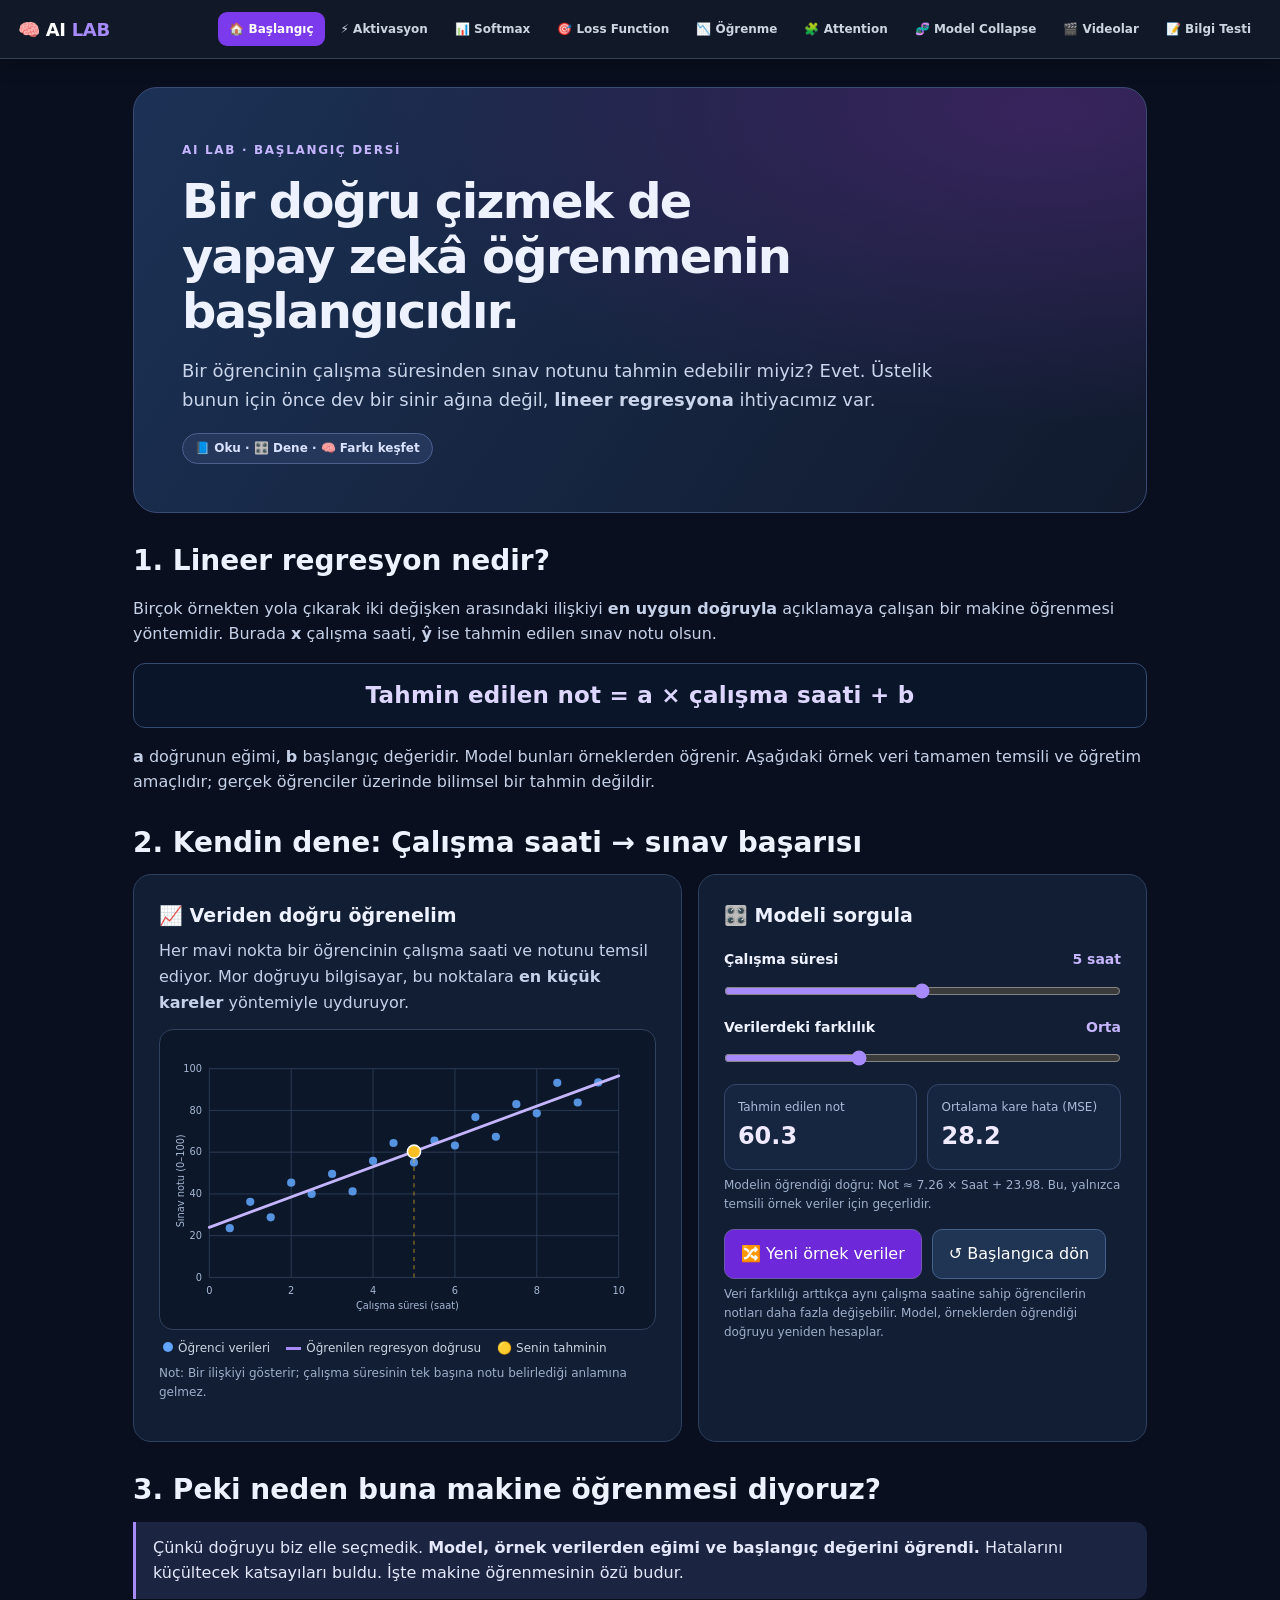
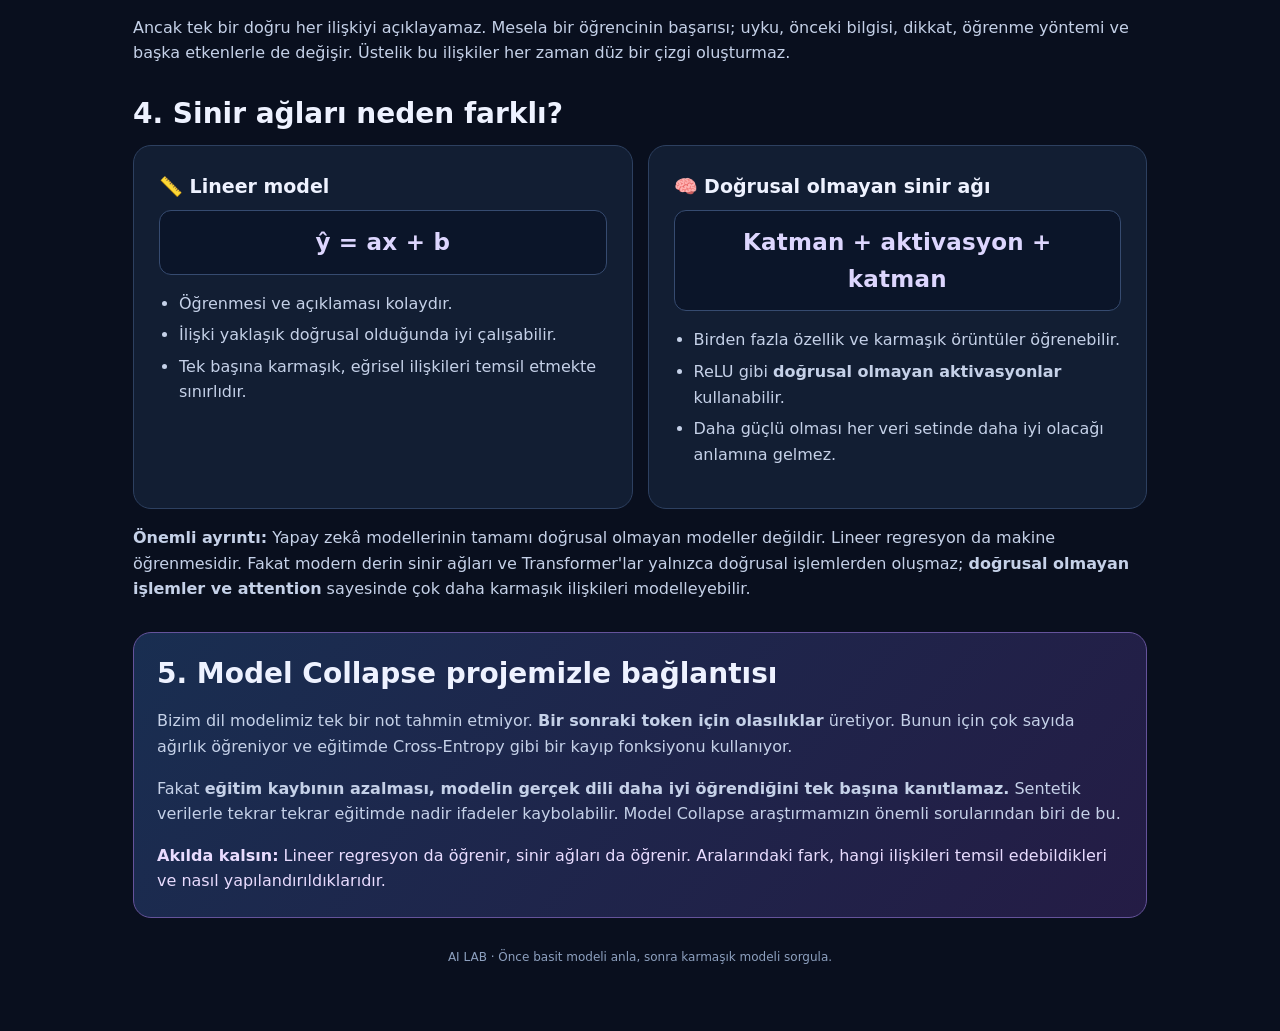
<file: index.html>
<!doctype html>
<html lang="tr"><head><meta charset="utf-8"><meta name="viewport" content="width=device-width, initial-scale=1"><title>AI Lab | Makine Öğrenmesine İlk Adım</title><meta name="description" content="Lineer regresyonu çalışma saati ve sınav başarısıyla keşfet. Makine öğrenmesi ve derin öğrenme farkını öğren."><link rel="stylesheet" href="style.css">
<style>
:root{color-scheme:dark}*{box-sizing:border-box}html{scroll-behavior:smooth}body{margin:0;background:#090f1e;color:#eef2ff;font-family:system-ui,-apple-system,'Segoe UI',sans-serif;line-height:1.6}.intro-shell{max-width:1050px;margin:auto;padding:28px 18px 64px}.intro-hero{padding:clamp(24px,5vw,48px);border:1px solid #3b4b75;border-radius:24px;background:radial-gradient(ellipse at 90% 5%,#38245d,transparent 55%),linear-gradient(125deg,#1b3155,#111a2d)}.eyebrow{font-size:12px;font-weight:800;letter-spacing:.14em;text-transform:uppercase;color:#c4b5fd}.intro-hero h1{font-size:clamp(29px,5vw,48px);line-height:1.15;letter-spacing:-.035em;margin:12px 0}.intro-hero p{max-width:760px;color:#cad5eb;font-size:clamp(15px,2vw,18px)}.intro-pill{display:inline-block;background:#25375b;border:1px solid #4c6090;border-radius:30px;padding:5px 12px;font-size:12px;font-weight:700;color:#d9e3ff}.intro-section{margin-top:30px}.intro-section h2{font-size:clamp(21px,3vw,28px);line-height:1.3;margin:0 0 13px}.intro-section p{color:#c5d1e8}.intro-grid{display:grid;grid-template-columns:1.1fr .9fr;gap:16px}.intro-card{background:#121e33;border:1px solid #2d4060;border-radius:18px;padding:clamp(17px,3vw,25px);min-width:0}.intro-card h3{margin:0 0 8px;font-size:19px}.intro-card p{margin:6px 0 14px}.intro-formula{padding:13px 15px;background:#0b1529;border:1px solid #364b70;border-radius:12px;font-size:clamp(18px,3vw,23px);text-align:center;color:#ddd6fe;font-weight:800;letter-spacing:.01em}.intro-highlight{color:#b8a3ff;font-weight:750}.intro-controls{display:grid;gap:17px;margin:18px 0}.intro-control label{display:flex;justify-content:space-between;align-items:center;gap:10px;font-weight:700;font-size:14px}.intro-control output{color:#c4b5fd;font-variant-numeric:tabular-nums}.intro-control input[type=range]{display:block;width:100%;margin:12px 0 0;accent-color:#a78bfa;cursor:pointer;touch-action:pan-y}.intro-stat-grid{display:grid;grid-template-columns:repeat(2,minmax(0,1fr));gap:10px;margin-top:16px}.intro-stat{border:1px solid #34476b;border-radius:12px;background:#172640;padding:13px}.intro-stat small{display:block;color:#aabbd7;font-size:12px}.intro-stat strong{font-size:24px;color:#f0eaff;font-variant-numeric:tabular-nums}.intro-chart-wrap{background:#0c1729;border:1px solid #30415d;border-radius:14px;padding:10px;margin-top:12px}.intro-chart-wrap svg{width:100%;height:auto;display:block;overflow:visible}.intro-legend{display:flex;gap:16px;flex-wrap:wrap;margin:9px 4px 2px;color:#cbd5e1;font-size:12px}.intro-dot{display:inline-block;width:10px;height:10px;border-radius:50%;margin-right:5px;background:#60a5fa}.intro-line{display:inline-block;width:15px;height:3px;vertical-align:middle;margin-right:5px;background:#a78bfa}.intro-note{font-size:12px;color:#9eafcb!important}.intro-actions{display:flex;flex-wrap:wrap;gap:10px;margin-top:15px}.intro-button{border:1px solid #6d58aa;background:#6d28d9;color:white;border-radius:10px;padding:11px 16px;font-weight:750;cursor:pointer;font:inherit}.intro-button.alt{background:#203453;border-color:#45618c}.intro-button:hover{filter:brightness(1.16)}.intro-callout{border-left:3px solid #a78bfa;padding:13px 17px;background:#1b2440;border-radius:0 12px 12px 0;color:#e4e8fa}.intro-compare{display:grid;grid-template-columns:repeat(2,minmax(0,1fr));gap:15px}.intro-compare .intro-card{height:100%}.intro-compare ul{padding-left:20px;color:#c5d1e8}.intro-compare li{margin:6px 0}.intro-conclusion{background:linear-gradient(130deg,#192e51,#241c45);border:1px solid #65539b;border-radius:18px;padding:23px}.intro-footer{font-size:12px;color:#8da0bf;text-align:center;margin-top:30px}.intro-axis{fill:#a6b7d4;font-size:12px}.intro-gridline{stroke:#30425e;stroke-width:1}.intro-title{fill:#dbeafe;font-size:13px;font-weight:700}@media(max-width:750px){.intro-grid,.intro-compare{grid-template-columns:1fr}.intro-shell{padding:18px 12px 44px}.intro-hero{border-radius:18px}.intro-card{border-radius:15px}.intro-stat strong{font-size:21px}}@media(prefers-reduced-motion:reduce){html{scroll-behavior:auto}}
</style></head><body>
<nav class="ailab-nav" aria-label="AI Lab ana navigasyon"><div class="ailab-nav-inner"><a class="ailab-nav-brand" href="index.html">🧠 AI <span>LAB</span></a><button class="ailab-nav-toggle" type="button" aria-controls="ailab-nav-links" aria-expanded="false" aria-label="Menüyü aç veya kapat"><span class="ailab-nav-toggle-icon" aria-hidden="true">☰</span><span>Menü</span></button><div class="ailab-nav-links" id="ailab-nav-links"><a href="index.html">🏠 Başlangıç</a><a href="aktivasyon.html">⚡ Aktivasyon</a><a href="softmax_crossentropy.html">📊 Softmax</a><a href="model_collapse_loss_softmax.html">🎯 Loss Function</a><a href="gradient_descent_backpropagation.html">📉 Öğrenme</a><a href="attention_token_sampling.html">🧩 Attention</a><a href="model_collapse_entropi_perplexity.html">🧬 Model Collapse</a><a href="gallery.html">🎬 Videolar</a><a href="quiz.html">📝 Bilgi Testi</a></div></div></nav>
<main class="intro-shell"><header class="intro-hero"><span class="eyebrow">AI Lab · Başlangıç dersi</span><h1>Bir doğru çizmek de<br>yapay zekâ öğrenmenin başlangıcıdır.</h1><p>Bir öğrencinin çalışma süresinden sınav notunu tahmin edebilir miyiz? Evet. Üstelik bunun için önce dev bir sinir ağına değil, <strong>lineer regresyona</strong> ihtiyacımız var.</p><span class="intro-pill">📘 Oku · 🎛️ Dene · 🧠 Farkı keşfet</span></header>
<section class="intro-section"><h2>1. Lineer regresyon nedir?</h2><p>Birçok örnekten yola çıkarak iki değişken arasındaki ilişkiyi <strong>en uygun doğruyla</strong> açıklamaya çalışan bir makine öğrenmesi yöntemidir. Burada <strong>x</strong> çalışma saati, <strong>ŷ</strong> ise tahmin edilen sınav notu olsun.</p><div class="intro-formula">Tahmin edilen not = a × çalışma saati + b</div><p><strong>a</strong> doğrunun eğimi, <strong>b</strong> başlangıç değeridir. Model bunları örneklerden öğrenir. Aşağıdaki örnek veri tamamen temsili ve öğretim amaçlıdır; gerçek öğrenciler üzerinde bilimsel bir tahmin değildir.</p></section>
<section class="intro-section"><h2>2. Kendin dene: Çalışma saati → sınav başarısı</h2><div class="intro-grid"><div class="intro-card"><h3>📈 Veriden doğru öğrenelim</h3><p>Her mavi nokta bir öğrencinin çalışma saati ve notunu temsil ediyor. Mor doğruyu bilgisayar, bu noktalara <strong>en küçük kareler</strong> yöntemiyle uyduruyor.</p><div class="intro-chart-wrap"><svg id="intro-chart" viewBox="0 0 580 340" role="img" aria-label="Çalışma saati ve sınav notları dağılım grafiği"><g id="intro-grid"></g><g id="intro-data"></g><path id="intro-fit" fill="none" stroke="#c4b5fd" stroke-width="3.5" stroke-linecap="round"/><g id="intro-selected"></g><text x="290" y="329" text-anchor="middle" class="intro-axis">Çalışma süresi (saat)</text><text transform="translate(17 172) rotate(-90)" text-anchor="middle" class="intro-axis">Sınav notu (0–100)</text></svg></div><div class="intro-legend"><span><i class="intro-dot"></i>Öğrenci verileri</span><span><i class="intro-line"></i>Öğrenilen regresyon doğrusu</span><span>🟡 Senin tahminin</span></div><p class="intro-note">Not: Bir ilişkiyi gösterir; çalışma süresinin tek başına notu belirlediği anlamına gelmez.</p></div><div class="intro-card"><h3>🎛️ Modeli sorgula</h3><div class="intro-controls"><div class="intro-control"><label for="intro-hours">Çalışma süresi <output id="intro-hours-out">5 saat</output></label><input id="intro-hours" type="range" min="0" max="10" step="0.5" value="5"></div><div class="intro-control"><label for="intro-noise">Verilerdeki farklılık <output id="intro-noise-out">Orta</output></label><input id="intro-noise" type="range" min="0" max="3" step="1" value="1"></div></div><div class="intro-stat-grid"><div class="intro-stat"><small>Tahmin edilen not</small><strong id="intro-prediction">—</strong></div><div class="intro-stat"><small>Ortalama kare hata (MSE)</small><strong id="intro-mse">—</strong></div></div><p class="intro-note" id="intro-equation" aria-live="polite"></p><div class="intro-actions"><button class="intro-button" type="button" id="intro-new-data">🔀 Yeni örnek veriler</button><button class="intro-button alt" type="button" id="intro-reset">↺ Başlangıca dön</button></div><p class="intro-note">Veri farklılığı arttıkça aynı çalışma saatine sahip öğrencilerin notları daha fazla değişebilir. Model, örneklerden öğrendiği doğruyu yeniden hesaplar.</p></div></div></section>
<section class="intro-section"><h2>3. Peki neden buna makine öğrenmesi diyoruz?</h2><div class="intro-callout">Çünkü doğruyu biz elle seçmedik. <strong>Model, örnek verilerden eğimi ve başlangıç değerini öğrendi.</strong> Hatalarını küçültecek katsayıları buldu. İşte makine öğrenmesinin özü budur.</div><p>Ancak tek bir doğru her ilişkiyi açıklayamaz. Mesela bir öğrencinin başarısı; uyku, önceki bilgisi, dikkat, öğrenme yöntemi ve başka etkenlerle de değişir. Üstelik bu ilişkiler her zaman düz bir çizgi oluşturmaz.</p></section>
<section class="intro-section"><h2>4. Sinir ağları neden farklı?</h2><div class="intro-compare"><div class="intro-card"><h3>📏 Lineer model</h3><div class="intro-formula">ŷ = ax + b</div><ul><li>Öğrenmesi ve açıklaması kolaydır.</li><li>İlişki yaklaşık doğrusal olduğunda iyi çalışabilir.</li><li>Tek başına karmaşık, eğrisel ilişkileri temsil etmekte sınırlıdır.</li></ul></div><div class="intro-card"><h3>🧠 Doğrusal olmayan sinir ağı</h3><div class="intro-formula">Katman + aktivasyon + katman</div><ul><li>Birden fazla özellik ve karmaşık örüntüler öğrenebilir.</li><li>ReLU gibi <strong>doğrusal olmayan aktivasyonlar</strong> kullanabilir.</li><li>Daha güçlü olması her veri setinde daha iyi olacağı anlamına gelmez.</li></ul></div></div><p><strong>Önemli ayrıntı:</strong> Yapay zekâ modellerinin tamamı doğrusal olmayan modeller değildir. Lineer regresyon da makine öğrenmesidir. Fakat modern derin sinir ağları ve Transformer'lar yalnızca doğrusal işlemlerden oluşmaz; <strong>doğrusal olmayan işlemler ve attention</strong> sayesinde çok daha karmaşık ilişkileri modelleyebilir.</p></section>
<section class="intro-section"><div class="intro-conclusion"><h2>5. Model Collapse projemizle bağlantısı</h2><p>Bizim dil modelimiz tek bir not tahmin etmiyor. <strong>Bir sonraki token için olasılıklar</strong> üretiyor. Bunun için çok sayıda ağırlık öğreniyor ve eğitimde Cross-Entropy gibi bir kayıp fonksiyonu kullanıyor.</p><p>Fakat <strong>eğitim kaybının azalması, modelin gerçek dili daha iyi öğrendiğini tek başına kanıtlamaz.</strong> Sentetik verilerle tekrar tekrar eğitimde nadir ifadeler kaybolabilir. Model Collapse araştırmamızın önemli sorularından biri de bu.</p><p style="margin-bottom:0;color:#e9dcff"><strong>Akılda kalsın:</strong> Lineer regresyon da öğrenir, sinir ağları da öğrenir. Aralarındaki fark, hangi ilişkileri temsil edebildikleri ve nasıl yapılandırıldıklarıdır.</p></div></section><footer class="intro-footer">AI LAB · Önce basit modeli anla, sonra karmaşık modeli sorgula.</footer></main>
<script src="nav.js" defer></script><script>
(()=>{'use strict';const $=id=>document.getElementById(id);const hours=$('intro-hours'),noise=$('intro-noise');const rawX=[0.5,1,1.5,2,2.5,3,3.5,4,4.5,5,5.5,6,6.5,7,7.5,8,8.5,9,9.5];const baseOffsets=[-4,5,-6,7,-2,4,-8,3,8,-5,2,-4,6,-7,5,-3,8,-5,1];let seed=0,points=[],fit={a:0,b:0,mse:0};const sx=x=>48+x*50,sy=y=>290-y*2.55;const ns='http://www.w3.org/2000/svg';function node(tag,attrs,parent){const e=document.createElementNS(ns,tag);for(const [k,v] of Object.entries(attrs))e.setAttribute(k,v);parent.appendChild(e);return e;}function data(){const spread=Number(noise.value),scale=[0,1,2.2,3.5][spread];points=rawX.map((x,i)=>({x,y:Math.max(0,Math.min(100,24+7.2*x+baseOffsets[(i+seed)%baseOffsets.length]*scale))}));const mx=points.reduce((s,p)=>s+p.x,0)/points.length,my=points.reduce((s,p)=>s+p.y,0)/points.length;const cov=points.reduce((s,p)=>s+(p.x-mx)*(p.y-my),0),variance=points.reduce((s,p)=>s+(p.x-mx)**2,0);fit.a=cov/variance;fit.b=my-fit.a*mx;fit.mse=points.reduce((s,p)=>s+(p.y-(fit.a*p.x+fit.b))**2,0)/points.length;draw();}function draw(){const grid=$('intro-grid'),dots=$('intro-data'),selected=$('intro-selected');grid.replaceChildren();dots.replaceChildren();selected.replaceChildren();for(let x=0;x<=10;x+=2){node('line',{x1:sx(x),y1:35,x2:sx(x),y2:290,class:'intro-gridline'},grid);const t=node('text',{x:sx(x),y:310,'text-anchor':'middle',class:'intro-axis'},grid);t.textContent=x;}for(let y=0;y<=100;y+=20){node('line',{x1:48,y1:sy(y),x2:548,y2:sy(y),class:'intro-gridline'},grid);const t=node('text',{x:39,y:sy(y)+4,'text-anchor':'end',class:'intro-axis'},grid);t.textContent=y;}points.forEach(p=>node('circle',{cx:sx(p.x),cy:sy(p.y),r:5,fill:'#60a5fa',opacity:'.88'},dots));const p0=Math.max(0,Math.min(100,fit.b)),p10=Math.max(0,Math.min(100,fit.a*10+fit.b));$('intro-fit').setAttribute('d',`M ${sx(0)} ${sy(p0)} L ${sx(10)} ${sy(p10)}`);const h=Number(hours.value),prediction=Math.max(0,Math.min(100,fit.a*h+fit.b));node('line',{x1:sx(h),y1:290,x2:sx(h),y2:sy(prediction),stroke:'#fbbf24','stroke-dasharray':'5 5',opacity:'.8'},selected);node('circle',{cx:sx(h),cy:sy(prediction),r:8,fill:'#fbbf24',stroke:'#fff', 'stroke-width':2},selected);$('intro-prediction').textContent=prediction.toFixed(1);$('intro-mse').textContent=fit.mse.toFixed(1);$('intro-equation').textContent=`Modelin öğrendiği doğru: Not ≈ ${fit.a.toFixed(2)} × Saat + ${fit.b.toFixed(2)}. Bu, yalnızca temsili örnek veriler için geçerlidir.`;$('intro-hours-out').textContent=h.toLocaleString('tr-TR')+' saat';$('intro-noise-out').textContent=['Yok','Orta','Yüksek','Çok yüksek'][Number(noise.value)];}hours.addEventListener('input',draw);noise.addEventListener('input',data);$('intro-new-data').addEventListener('click',()=>{seed=(seed+5)%baseOffsets.length;data();});$('intro-reset').addEventListener('click',()=>{seed=0;hours.value='5';noise.value='1';data();});data();})();
</script></body></html>
</file>
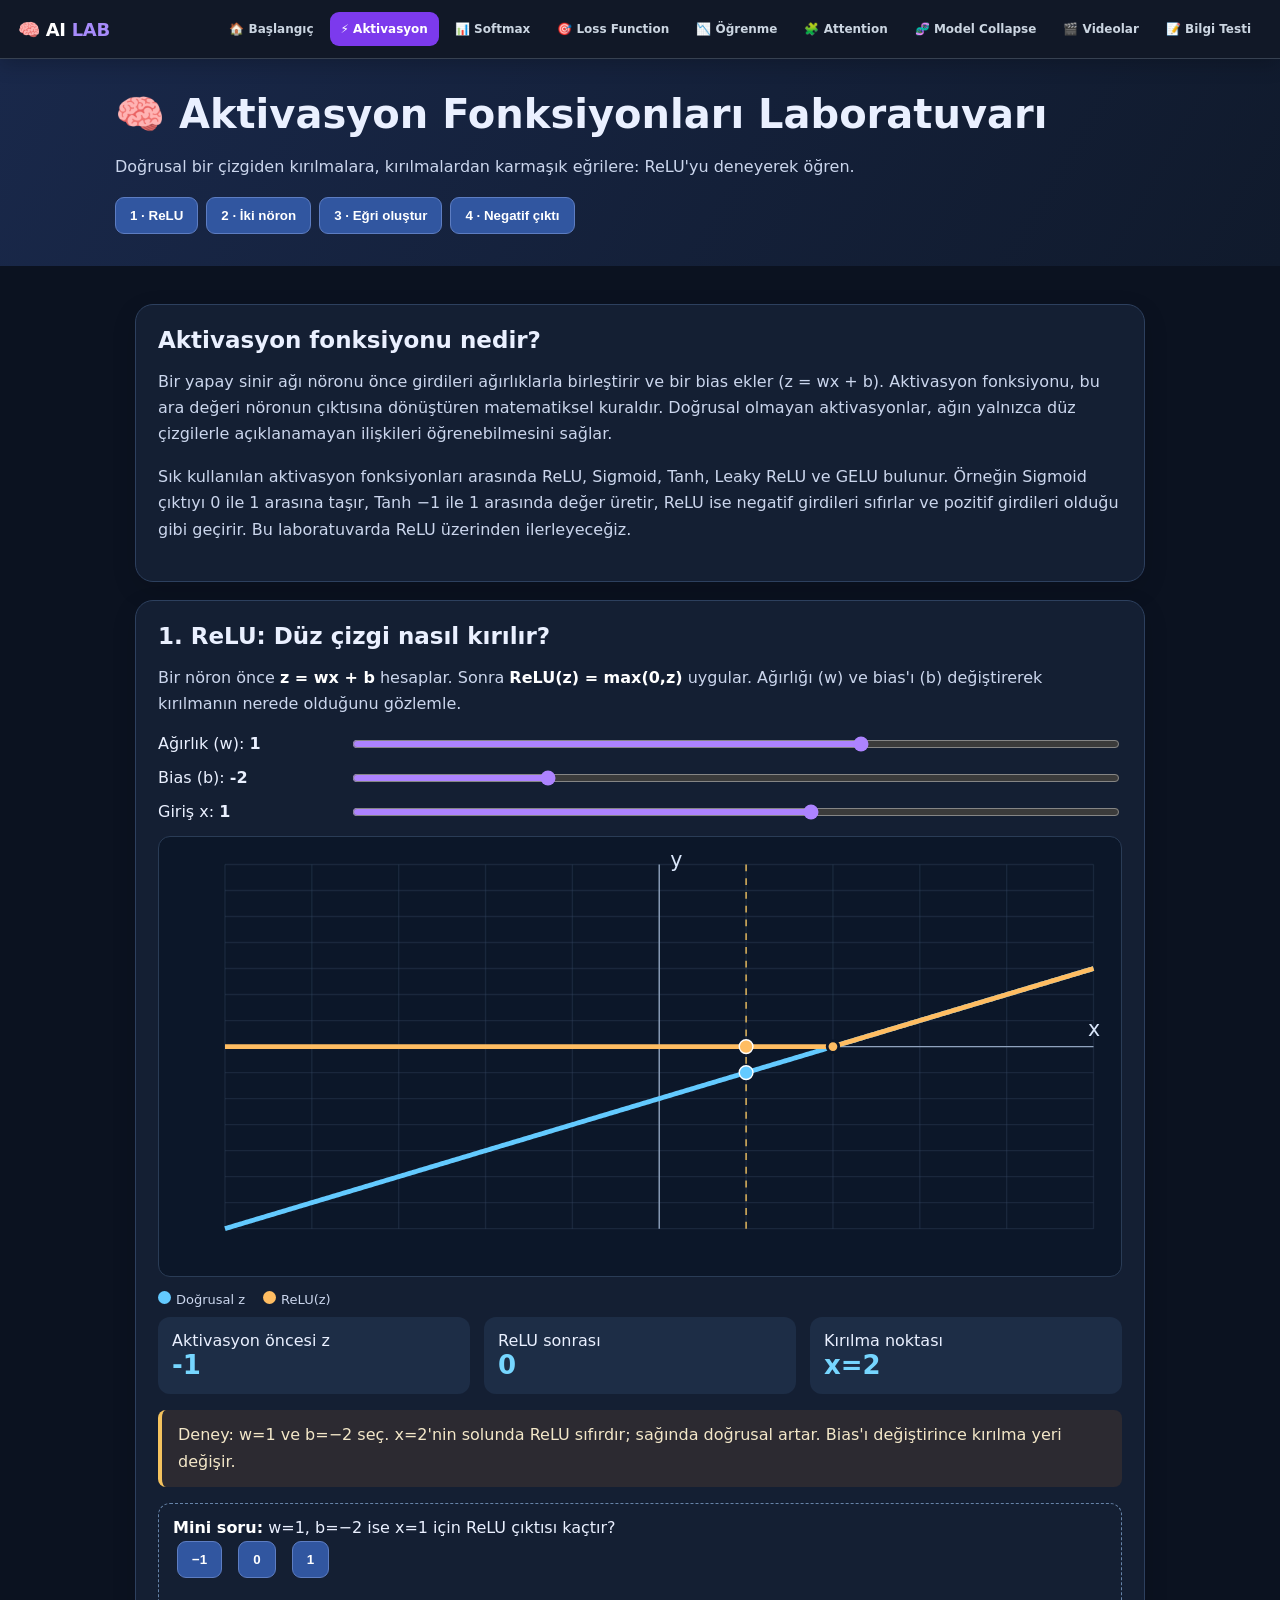
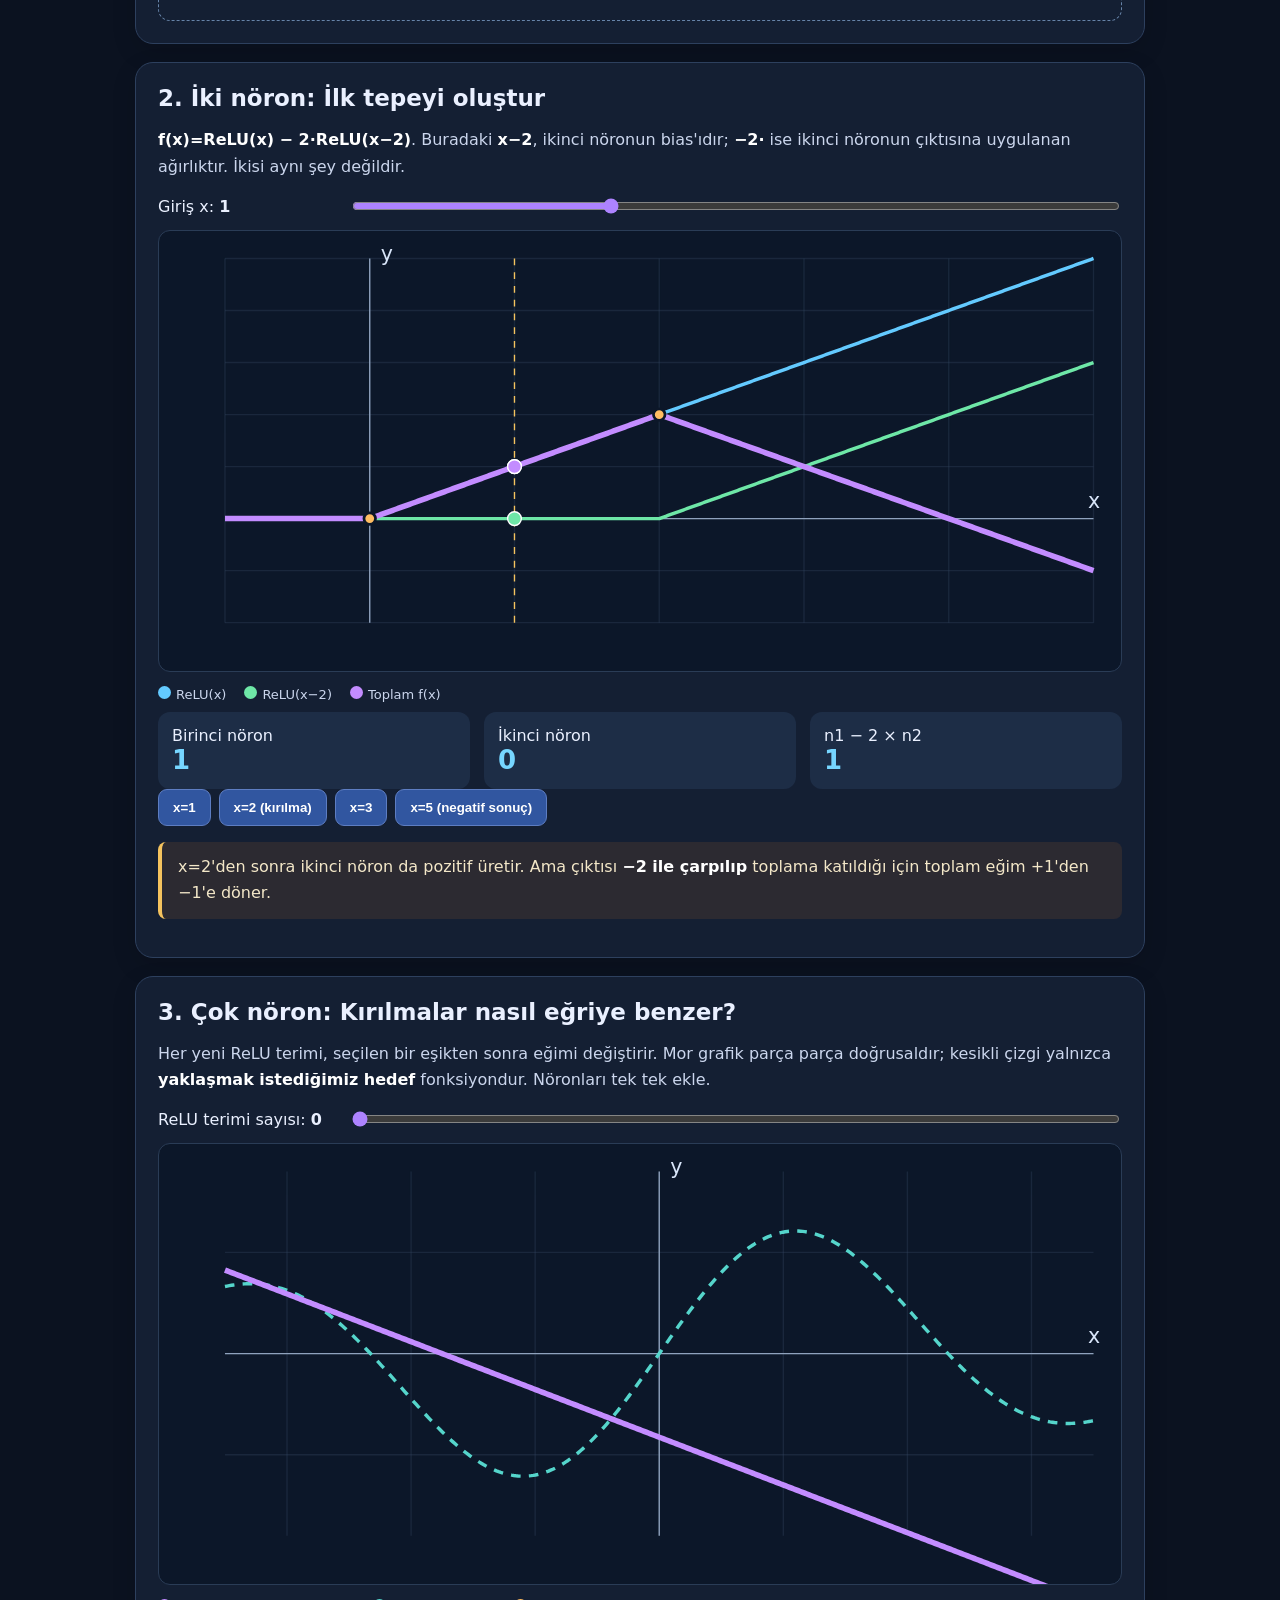
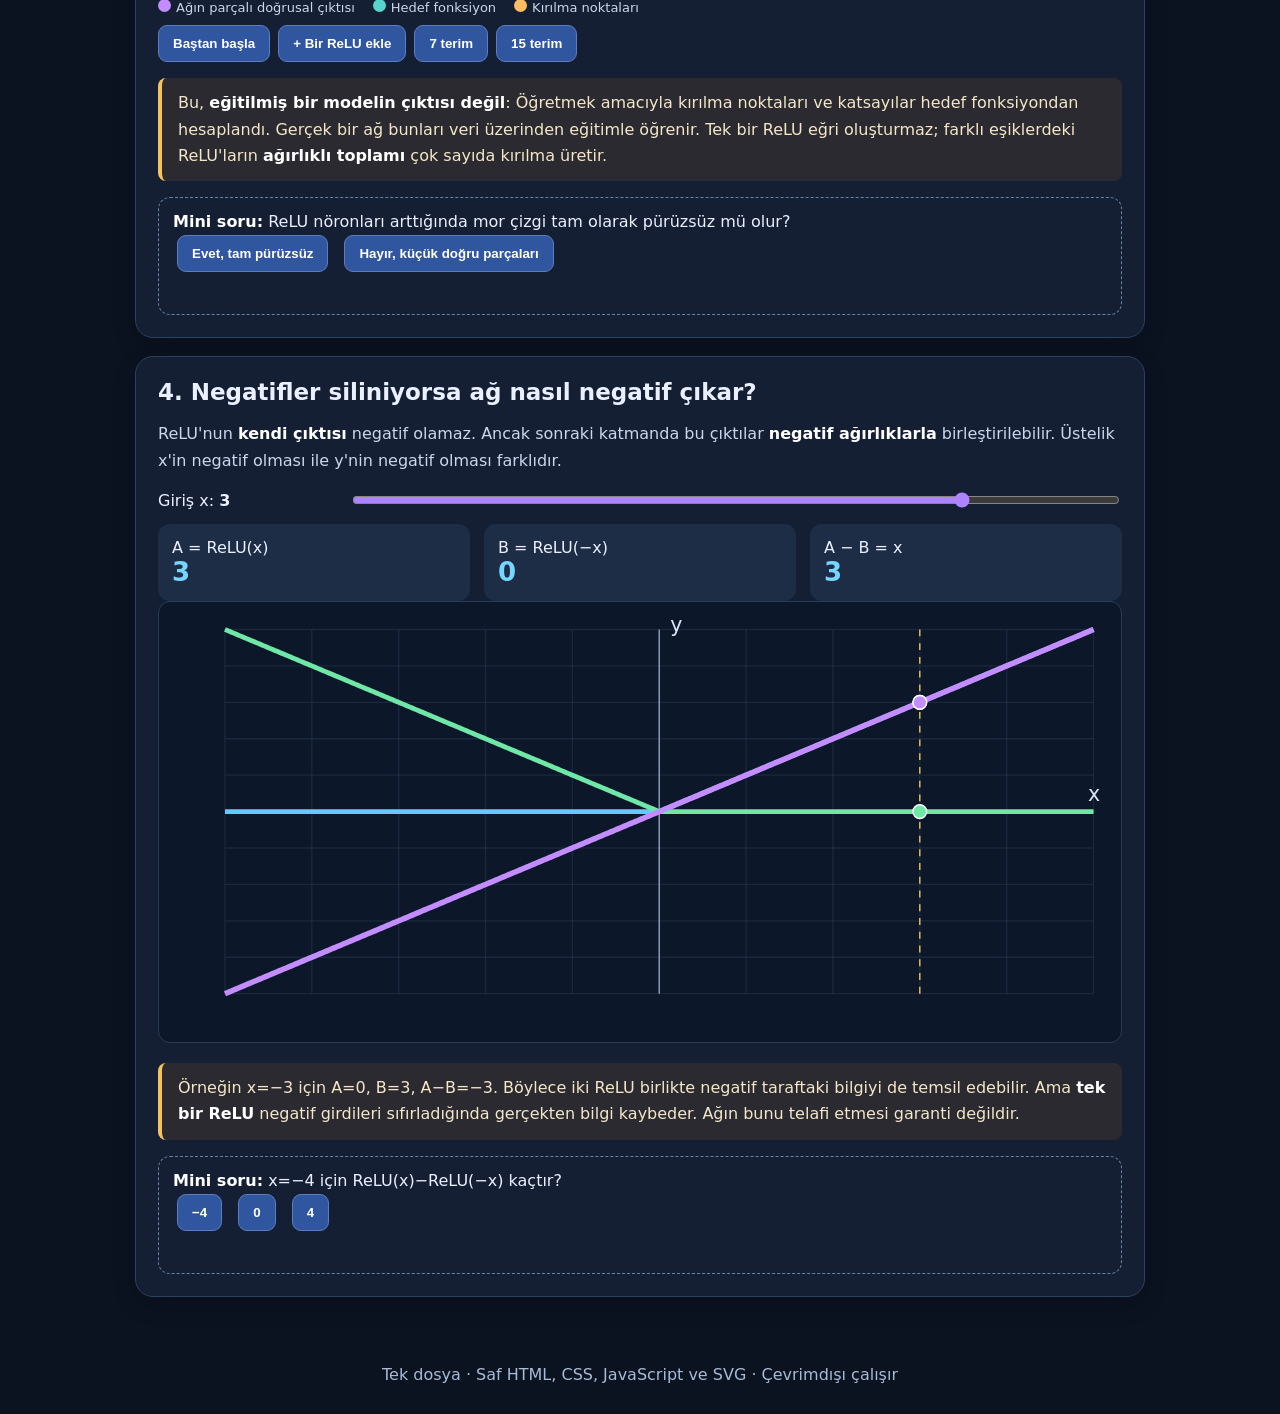
<file: aktivasyon.html>
<!DOCTYPE html>

<html lang="tr"><head><meta charset="utf-8"/><meta content="width=device-width,initial-scale=1" name="viewport"/><title>ReLU Aktivasyon Laboratuvarı</title><style>
:root{font-family:system-ui,-apple-system,Segoe UI,sans-serif;color:#eaf0ff;background:#0b1220}*{box-sizing:border-box}body{margin:0}header{padding:32px max(20px,calc((100vw - 1050px)/2));background:linear-gradient(120deg,#19284a,#101a2c)}h1{margin:0 0 8px;font-size:clamp(26px,4vw,40px)}h2{margin:0 0 12px;font-size:23px}p{line-height:1.65;color:#cbd6ed}.wrap{max-width:1050px;margin:auto;padding:20px}.panel{background:#141f33;border:1px solid #2d405e;border-radius:18px;padding:22px;margin:18px 0;box-shadow:0 8px 25px #0002}.muted{color:#a8bbd7}.grid{display:grid;grid-template-columns:repeat(auto-fit,minmax(220px,1fr));gap:14px}.tile{background:#1d2d46;border-radius:12px;padding:14px}.big{font-size:26px;font-weight:750;color:#76d6ff}.control{display:flex;align-items:center;gap:12px;flex-wrap:wrap;margin:14px 0}.control label{min-width:180px}input[type=range]{flex:1;min-width:160px;accent-color:#ad83ff}button{background:#3156a0;border:1px solid #5d7dc2;color:white;border-radius:9px;padding:10px 14px;cursor:pointer;font-weight:600}button:hover{background:#416bc0}button:focus-visible,input:focus-visible{outline:3px solid #f5ca66;outline-offset:3px}.buttons{display:flex;flex-wrap:wrap;gap:8px}.chart{width:100%;height:auto;background:#0c1729;border-radius:12px;border:1px solid #2a3c56}.hint{border-left:4px solid #f5c35e;background:#2c2a31;padding:12px 16px;border-radius:8px;color:#f3e7c8}.formula{font-size:clamp(16px,2.5vw,22px);font-weight:650;color:#f3d18d;overflow-wrap:anywhere}.legend{display:flex;gap:18px;flex-wrap:wrap;font-size:13px;margin:10px 0;color:#cbd6ed}.dot{display:inline-block;width:13px;height:13px;border-radius:50%;margin-right:5px}.quiz{margin-top:14px;padding:14px;border:1px dashed #6683a8;border-radius:12px}.quiz button{margin:4px}.feedback{min-height:24px;color:#a8f3cb;font-weight:650}footer{padding:30px;text-align:center;color:#a8bbd7}strong{color:#fff}@media(max-width:600px){.panel{padding:15px}.control label{min-width:100%}}
</style>
<link href="style.css" rel="stylesheet"/>
<script src="nav.js"></script>
</head><body>
<nav aria-label="AI Lab ana navigasyon" class="ailab-nav">
<div class="ailab-nav-inner">
<a class="ailab-nav-brand" href="index.html">🧠 AI <span>LAB</span></a>
<button aria-controls="ailab-nav-links" aria-expanded="false" aria-label="Menüyü aç veya kapat" class="ailab-nav-toggle" type="button"><span aria-hidden="true" class="ailab-nav-toggle-icon">☰</span><span>Menü</span></button>
<div class="ailab-nav-links" id="ailab-nav-links"><a href="index.html">🏠 Başlangıç</a><a href="aktivasyon.html">⚡ Aktivasyon</a><a href="softmax_crossentropy.html">📊 Softmax</a><a href="model_collapse_loss_softmax.html">🎯 Loss Function</a><a href="gradient_descent_backpropagation.html">📉 Öğrenme</a><a href="attention_token_sampling.html">🧩 Attention</a><a href="model_collapse_entropi_perplexity.html">🧬 Model Collapse</a><a href="gallery.html">🎬 Videolar</a><a href="quiz.html">📝 Bilgi Testi</a></div>
</div>
</nav>
<header><h1>🧠 Aktivasyon Fonksiyonları Laboratuvarı</h1><p>Doğrusal bir çizgiden kırılmalara, kırılmalardan karmaşık eğrilere: ReLU'yu deneyerek öğren.</p><div class="buttons"><button onclick="document.getElementById('s1').scrollIntoView({behavior:'smooth'})">1 · ReLU</button><button onclick="document.getElementById('s2').scrollIntoView({behavior:'smooth'})">2 · İki nöron</button><button onclick="document.getElementById('s3').scrollIntoView({behavior:'smooth'})">3 · Eğri oluştur</button><button onclick="document.getElementById('s4').scrollIntoView({behavior:'smooth'})">4 · Negatif çıktı</button></div></header>
<main class="wrap">
<section class="panel" id="tanim"><h2>Aktivasyon fonksiyonu nedir?</h2><p>Bir yapay sinir ağı nöronu önce girdileri ağırlıklarla birleştirir ve bir bias ekler (z = wx + b). Aktivasyon fonksiyonu, bu ara değeri nöronun çıktısına dönüştüren matematiksel kuraldır. Doğrusal olmayan aktivasyonlar, ağın yalnızca düz çizgilerle açıklanamayan ilişkileri öğrenebilmesini sağlar.</p><p>Sık kullanılan aktivasyon fonksiyonları arasında ReLU, Sigmoid, Tanh, Leaky ReLU ve GELU bulunur. Örneğin Sigmoid çıktıyı 0 ile 1 arasına taşır, Tanh −1 ile 1 arasında değer üretir, ReLU ise negatif girdileri sıfırlar ve pozitif girdileri olduğu gibi geçirir. Bu laboratuvarda ReLU üzerinden ilerleyeceğiz.</p></section>

    <section class="panel" id="s1"><h2>1. ReLU: Düz çizgi nasıl kırılır?</h2><p>Bir nöron önce <strong>z = wx + b</strong> hesaplar. Sonra <strong>ReLU(z) = max(0,z)</strong> uygular. Ağırlığı (w) ve bias'ı (b) değiştirerek kırılmanın nerede olduğunu gözlemle.</p><div class="control"><label for="w">Ağırlık (w): <b id="wv"></b></label><input id="w" max="3" min="-3" step="0.25" type="range" value="1"/></div><div class="control"><label for="b">Bias (b): <b id="bv"></b></label><input id="b" max="4" min="-4" step="0.25" type="range" value="-2"/></div><div class="control"><label for="x1">Giriş x: <b id="x1v"></b></label><input id="x1" max="5" min="-5" step="0.1" type="range" value="1"/></div><svg aria-label="Doğrusal z ve ReLU çıktısı grafiği" class="chart" id="g1" role="img" viewbox="0 0 700 320"></svg><div class="legend"><span><i class="dot" style="background:#63caff"></i>Doğrusal z</span><span><i class="dot" style="background:#ffbd62"></i>ReLU(z)</span></div><div class="grid"><div class="tile">Aktivasyon öncesi z<div class="big" id="zout"></div></div><div class="tile">ReLU sonrası<div class="big" id="rout"></div></div><div class="tile">Kırılma noktası<div class="big" id="breakout"></div></div></div><p class="hint">Deney: w=1 ve b=−2 seç. x=2'nin solunda ReLU sıfırdır; sağında doğrusal artar. Bias'ı değiştirince kırılma yeri değişir.</p><div class="quiz"><strong>Mini soru:</strong> w=1, b=−2 ise x=1 için ReLU çıktısı kaçtır?<div class="buttons"><button onclick="answer('q1',false,'z=1−2=−1; ReLU(−1)=0.')">−1</button><button onclick="answer('q1',true,'Doğru! z=−1, ReLU(−1)=0.')">0</button><button onclick="answer('q1',false,'Önce z=wx+b hesaplanır.')">1</button></div><div aria-live="polite" class="feedback" id="q1"></div></div></section>
<section class="panel" id="s2"><h2>2. İki nöron: İlk tepeyi oluştur</h2><p><strong>f(x)=ReLU(x) − 2·ReLU(x−2)</strong>. Buradaki <strong>x−2</strong>, ikinci nöronun bias'ıdır; <strong>−2·</strong> ise ikinci nöronun çıktısına uygulanan ağırlıktır. İkisi aynı şey değildir.</p><div class="control"><label for="x2">Giriş x: <b id="x2v"></b></label><input id="x2" max="5" min="-1" step="0.1" type="range" value="1"/></div><svg aria-label="İki ReLU nöronu ve ağırlıklı toplamı" class="chart" id="g2" role="img" viewbox="0 0 700 320"></svg><div class="legend"><span><i class="dot" style="background:#63caff"></i>ReLU(x)</span><span><i class="dot" style="background:#6ee7a7"></i>ReLU(x−2)</span><span><i class="dot" style="background:#c38cff"></i>Toplam f(x)</span></div><div class="grid"><div class="tile">Birinci nöron<div class="big" id="n1"></div></div><div class="tile">İkinci nöron<div class="big" id="n2"></div></div><div class="tile">n1 − 2 × n2<div class="big" id="sum"></div></div></div><div class="buttons"><button onclick="setRange('x2',1)">x=1</button><button onclick="setRange('x2',2)">x=2 (kırılma)</button><button onclick="setRange('x2',3)">x=3</button><button onclick="setRange('x2',5)">x=5 (negatif sonuç)</button></div><p class="hint">x=2'den sonra ikinci nöron da pozitif üretir. Ama çıktısı <strong>−2 ile çarpılıp</strong> toplama katıldığı için toplam eğim +1'den −1'e döner.</p></section>
<section class="panel" id="s3"><h2>3. Çok nöron: Kırılmalar nasıl eğriye benzer?</h2><p>Her yeni ReLU terimi, seçilen bir eşikten sonra eğimi değiştirir. Mor grafik parça parça doğrusaldır; kesikli çizgi yalnızca <strong>yaklaşmak istediğimiz hedef</strong> fonksiyondur. Nöronları tek tek ekle.</p><div class="control"><label for="n">ReLU terimi sayısı: <b id="nv"></b></label><input id="n" max="15" min="0" step="1" type="range" value="0"/></div><svg aria-label="ReLU terimleri eklenerek eğriye yaklaşım" class="chart" id="g3" role="img" viewbox="0 0 700 320"></svg><div class="legend"><span><i class="dot" style="background:#c38cff"></i>Ağın parçalı doğrusal çıktısı</span><span><i class="dot" style="background:#55d5cb"></i>Hedef fonksiyon</span><span><i class="dot" style="background:#ffbd62"></i>Kırılma noktaları</span></div><div class="buttons"><button onclick="setRange('n',0)">Baştan başla</button><button onclick="setRange('n',Math.min(15,+document.getElementById('n').value+1))">+ Bir ReLU ekle</button><button onclick="setRange('n',7)">7 terim</button><button onclick="setRange('n',15)">15 terim</button></div><p class="hint">Bu, <strong>eğitilmiş bir modelin çıktısı değil</strong>: Öğretmek amacıyla kırılma noktaları ve katsayılar hedef fonksiyondan hesaplandı. Gerçek bir ağ bunları veri üzerinden eğitimle öğrenir. Tek bir ReLU eğri oluşturmaz; farklı eşiklerdeki ReLU'ların <strong>ağırlıklı toplamı</strong> çok sayıda kırılma üretir.</p><div class="quiz"><strong>Mini soru:</strong> ReLU nöronları arttığında mor çizgi tam olarak pürüzsüz mü olur?<div class="buttons"><button onclick="answer('q3',false,'Yaklaşabilir ama sonlu sayıda ReLU ile hâlâ doğru parçalarından oluşur.')">Evet, tam pürüzsüz</button><button onclick="answer('q3',true,'Doğru! Sonlu sayıda ReLU ile çıktı parça parça doğrusaldır.')">Hayır, küçük doğru parçaları</button></div><div aria-live="polite" class="feedback" id="q3"></div></div></section>
<section class="panel" id="s4"><h2>4. Negatifler siliniyorsa ağ nasıl negatif çıkar?</h2><p>ReLU'nun <strong>kendi çıktısı</strong> negatif olamaz. Ancak sonraki katmanda bu çıktılar <strong>negatif ağırlıklarla</strong> birleştirilebilir. Üstelik x'in negatif olması ile y'nin negatif olması farklıdır.</p><div class="control"><label for="x4">Giriş x: <b id="x4v"></b></label><input id="x4" max="5" min="-5" step="0.1" type="range" value="3"/></div><div class="grid"><div class="tile">A = ReLU(x)<div class="big" id="a4"></div></div><div class="tile">B = ReLU(−x)<div class="big" id="b4"></div></div><div class="tile">A − B = x<div class="big" id="c4"></div></div></div><svg aria-label="İki ReLU çıktısından negatif ve pozitif değer üretimi" class="chart" id="g4" role="img" viewbox="0 0 700 320"></svg><p class="hint">Örneğin x=−3 için A=0, B=3, A−B=−3. Böylece iki ReLU birlikte negatif taraftaki bilgiyi de temsil edebilir. Ama <strong>tek bir ReLU</strong> negatif girdileri sıfırladığında gerçekten bilgi kaybeder. Ağın bunu telafi etmesi garanti değildir.</p><div class="quiz"><strong>Mini soru:</strong> x=−4 için ReLU(x)−ReLU(−x) kaçtır?<div class="buttons"><button onclick="answer('q4',true,'Doğru! 0−4=−4. İkinci nöron negatif taraftaki bilgiyi korudu.')">−4</button><button onclick="answer('q4',false,'İkinci nöron ReLU(−x)=4 üretir.')">0</button><button onclick="answer('q4',false,'A=0 ve B=4; çıkarma işlemine dikkat.')">4</button></div><div aria-live="polite" class="feedback" id="q4"></div></div></section>
</main><footer>Tek dosya · Saf HTML, CSS, JavaScript ve SVG · Çevrimdışı çalışır</footer>
<script>
'use strict';const $=id=>document.getElementById(id),relu=v=>Math.max(0,v),fmt=v=>(Math.abs(v)<1e-9?0:v).toFixed(2).replace(/\.00$/,'');function setRange(id,v){$(id).value=v;update()}function answer(id,correct,msg){$(id).textContent=(correct?'✓ ':'↻ ')+msg;$(id).style.color=correct?'#a8f3cb':'#ffd39b'}
function plot(id,series,{xmin=-5,xmax=5,ymin=-5,ymax=5,marker=null,breaks=[]}={}){const W=700,H=320,L=48,R=20,T=20,B=35;const X=x=>L+(x-xmin)/(xmax-xmin)*(W-L-R),Y=y=>H-B-(y-ymin)/(ymax-ymin)*(H-T-B);let out='';for(let i=Math.ceil(xmin);i<=xmax;i++)out+=`<line x1="${X(i)}" y1="${T}" x2="${X(i)}" y2="${H-B}" stroke="#344661" opacity=".35"/>`;for(let i=Math.ceil(ymin);i<=ymax;i++)out+=`<line x1="${L}" y1="${Y(i)}" x2="${W-R}" y2="${Y(i)}" stroke="#344661" opacity=".35"/>`;out+=`<line x1="${X(Math.max(xmin,Math.min(xmax,0)))}" y1="${T}" x2="${X(Math.max(xmin,Math.min(xmax,0)))}" y2="${H-B}" stroke="#8fa2bd"/><line x1="${L}" y1="${Y(Math.max(ymin,Math.min(ymax,0)))}" x2="${W-R}" y2="${Y(Math.max(ymin,Math.min(ymax,0)))}" stroke="#8fa2bd"/>`;for(let i=0;i<series.length;i++){let s=series[i],d='';for(let j=0;j<=400;j++){let x=xmin+(xmax-xmin)*j/400,y=s.fn(x);d+=(j?'L':'M')+X(x).toFixed(2)+' '+Y(y).toFixed(2)+' '}out+=`<path d="${d}" fill="none" stroke="${s.color}" stroke-width="${s.width||3.5}" ${s.dash?'stroke-dasharray="7 6"':''} stroke-linejoin="round"/>`}for(const b of breaks){if(b.x>=xmin&&b.x<=xmax){out+=`<circle cx="${X(b.x)}" cy="${Y(b.y)}" r="4.2" fill="#ffbd62" stroke="#0c1729" stroke-width="2"/>`}}if(marker!==null){out+=`<line x1="${X(marker)}" y1="${T}" x2="${X(marker)}" y2="${H-B}" stroke="#f5c35e" stroke-dasharray="5 5"/>`;for(const s of series){let yy=s.fn(marker);if(yy>=ymin&&yy<=ymax)out+=`<circle cx="${X(marker)}" cy="${Y(yy)}" r="5" fill="${s.color}" stroke="#fff" stroke-width="1"/>`}}out+=`<text x="${W-24}" y="${Y(0)-8}" fill="#d9e6fa" font-size="15">x</text><text x="${X(0)+8}" y="22" fill="#d9e6fa" font-size="15">y</text>`;$(id).innerHTML=out}
const knots=Array.from({length:16},(_,i)=>-3.2+i*6.4/15),target=x=>1.3*Math.exp(-.055*x*x)*Math.sin(1.35*x),slopes=Array.from({length:15},(_,i)=>(target(knots[i+1])-target(knots[i]))/(knots[i+1]-knots[i]));function approx(x,n){let v=target(knots[0])+slopes[0]*(x-knots[0]);for(let j=1;j<=n;j++)v+=(slopes[j]-slopes[j-1])*relu(x-knots[j]);return v}
function update(){const w=+$('w').value,b=+$('b').value,x1=+$('x1').value,z=w*x1+b;for(const [id,v] of [['wv',w],['bv',b],['x1v',x1],['zout',z],['rout',relu(z)]])$(id).textContent=fmt(v);$('breakout').textContent=w===0?'Yok (w=0)':`x=${fmt(-b/w)}`;plot('g1',[{fn:x=>w*x+b,color:'#63caff'},{fn:x=>relu(w*x+b),color:'#ffbd62'}],{ymin:-7,ymax:7,marker:x1,breaks:w? [{x:-b/w,y:0}]:[]});const x2=+$('x2').value,a=relu(x2),c=relu(x2-2);for(const [id,v] of [['x2v',x2],['n1',a],['n2',c],['sum',a-2*c]])$(id).textContent=fmt(v);plot('g2',[{fn:x=>relu(x),color:'#63caff',width:2.5},{fn:x=>relu(x-2),color:'#6ee7a7',width:2.5},{fn:x=>relu(x)-2*relu(x-2),color:'#c38cff',width:4}],{xmin:-1,xmax:5,ymin:-2,ymax:5,marker:x2,breaks:[{x:0,y:0},{x:2,y:2}]});const n=+$('n').value;$('nv').textContent=n;plot('g3',[{fn:target,color:'#55d5cb',dash:true,width:2.5},{fn:x=>approx(x,n),color:'#c38cff',width:4}],{xmin:-3.5,xmax:3.5,ymin:-1.8,ymax:1.8,breaks:knots.slice(1,n+1).map(x=>({x,y:approx(x,n)}))});const x4=+$('x4').value;for(const [id,v] of [['x4v',x4],['a4',relu(x4)],['b4',relu(-x4)],['c4',relu(x4)-relu(-x4)]])$(id).textContent=fmt(v);plot('g4',[{fn:x=>relu(x),color:'#63caff'},{fn:x=>relu(-x),color:'#6ee7a7'},{fn:x=>relu(x)-relu(-x),color:'#c38cff',width:4}],{marker:x4});}
for(const id of ['w','b','x1','x2','n','x4'])$(id).addEventListener('input',update);update();
</script></body></html>
</file>
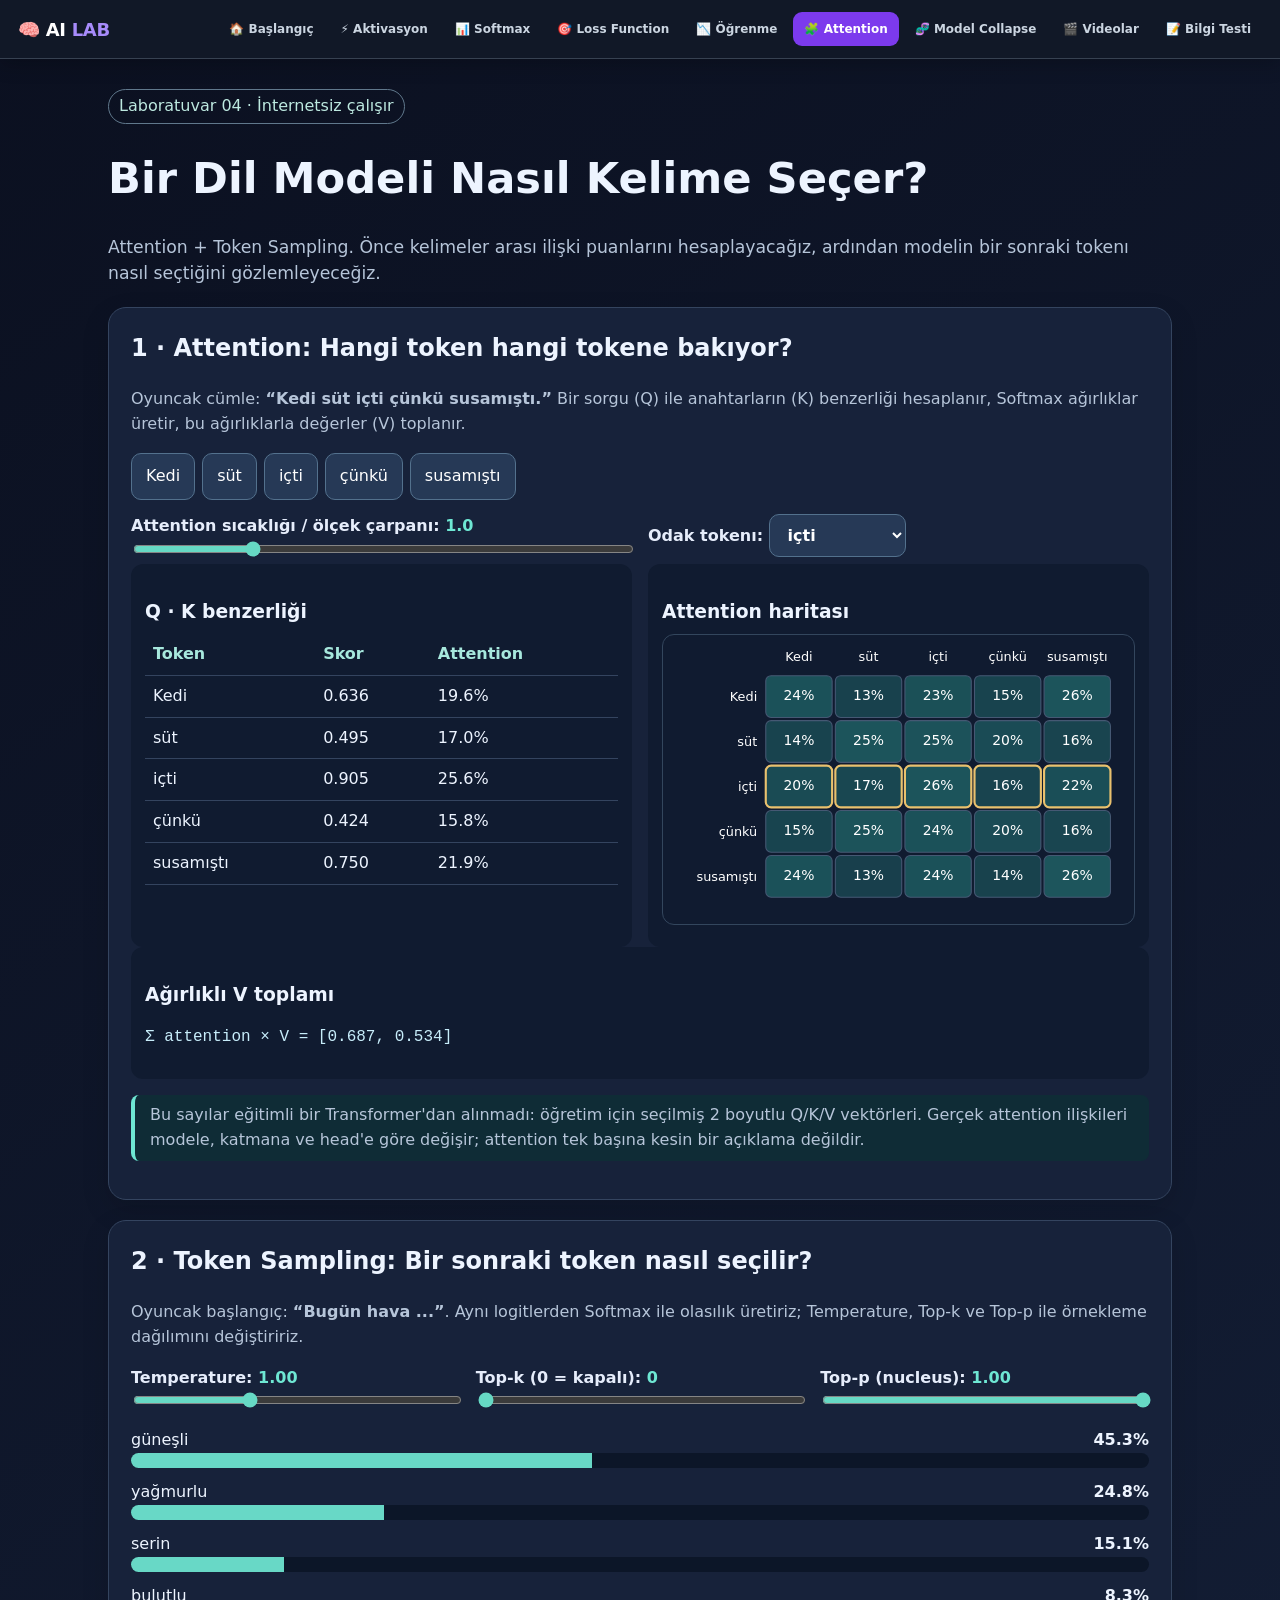
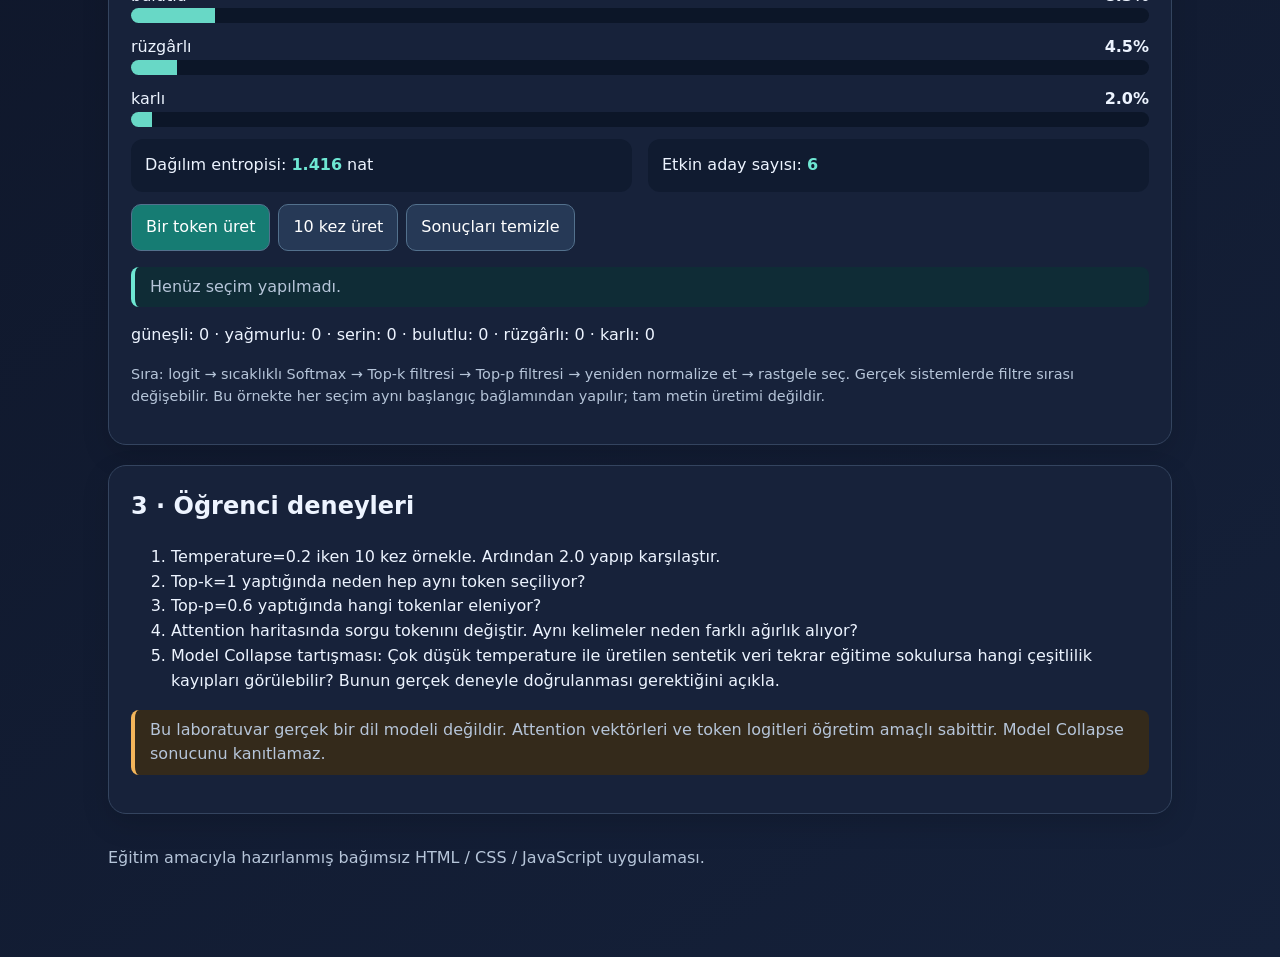
<file: attention_token_sampling.html>
<!DOCTYPE html>

<html lang="tr">
<head><meta charset="utf-8"/><meta content="width=device-width,initial-scale=1" name="viewport"/><title>Attention ve Token Sampling Laboratuvarı</title>
<link href="style.css" rel="stylesheet"/>
<script src="nav.js"></script>
<style>
:root{color-scheme:dark;--bg:#0b1020;--card:#17223a;--line:#34445f;--txt:#edf4ff;--muted:#b6c5d9;--accent:#6ee7d3;--pink:#c6a1ff}*{box-sizing:border-box}body{margin:0;background:linear-gradient(145deg,#0b1020,#15213a);font:16px/1.55 system-ui,Arial;color:var(--txt)}main{max-width:1100px;margin:auto;padding:30px 18px 70px}h1{font-size:clamp(1.8rem,4vw,2.7rem);line-height:1.2}h2{margin-top:0}h3{margin-bottom:8px}p{color:var(--muted)}.lead{font-size:1.08rem}.panel{background:var(--card);border:1px solid var(--line);border-radius:18px;padding:22px;margin:20px 0;box-shadow:0 10px 28px #0002}.grid{display:grid;grid-template-columns:repeat(auto-fit,minmax(260px,1fr));gap:16px}.mini{background:#101b30;border-radius:12px;padding:14px}.controls{display:grid;grid-template-columns:repeat(auto-fit,minmax(220px,1fr));gap:16px}label{display:block;color:#e6edfb;font-weight:600}input[type=range]{width:100%;accent-color:#66d9c4;cursor:pointer;touch-action:pan-y}button,select{background:#263956;border:1px solid #53718d;border-radius:10px;padding:10px 14px;color:white;font:inherit;cursor:pointer}button:hover{background:#355078}button.primary{background:#167c73}.buttons{display:flex;gap:8px;flex-wrap:wrap;margin:12px 0}.value{font-variant-numeric:tabular-nums;color:var(--accent);font-weight:700}.chart{width:100%;height:auto;background:#101b30;border-radius:12px;border:1px solid #33465d}code,.math{font-family:ui-monospace,Consolas,monospace;color:#c7edfa}table{border-collapse:collapse;width:100%}td,th{border-bottom:1px solid #34445f;padding:8px;text-align:left}th{color:#a7e8dd}.note{border-left:4px solid var(--accent);padding:8px 15px;background:#0f2c36;border-radius:8px}.warn{border-left-color:#f4b65b;background:#342a1b}.pill{display:inline-block;border:1px solid #60788c;padding:4px 10px;border-radius:30px;color:#bde9e0}.tokens{display:flex;flex-wrap:wrap;gap:7px;margin:14px 0}.token{padding:8px 12px;border-radius:8px;background:#243650;border:1px solid #58718d}.bar{height:15px;background:#0c1628;border-radius:8px;overflow:hidden}.fill{height:100%;background:#68d8c6;transition:width .15s}.small{font-size:.9rem;color:var(--muted)}.footer{margin-top:32px;color:var(--muted)}@media(max-width:550px){.panel{padding:15px}main{padding:18px 12px}} </style></head><body>
<nav aria-label="AI Lab ana navigasyon" class="ailab-nav">
<div class="ailab-nav-inner">
<a class="ailab-nav-brand" href="index.html">🧠 AI <span>LAB</span></a>
<button aria-controls="ailab-nav-links" aria-expanded="false" aria-label="Menüyü aç veya kapat" class="ailab-nav-toggle" type="button"><span aria-hidden="true" class="ailab-nav-toggle-icon">☰</span><span>Menü</span></button>
<div class="ailab-nav-links" id="ailab-nav-links"><a href="index.html">🏠 Başlangıç</a><a href="aktivasyon.html">⚡ Aktivasyon</a><a href="softmax_crossentropy.html">📊 Softmax</a><a href="model_collapse_loss_softmax.html">🎯 Loss Function</a><a href="gradient_descent_backpropagation.html">📉 Öğrenme</a><a href="attention_token_sampling.html">🧩 Attention</a><a href="model_collapse_entropi_perplexity.html">🧬 Model Collapse</a><a href="gallery.html">🎬 Videolar</a><a href="quiz.html">📝 Bilgi Testi</a></div>
</div>
</nav>
<main><span class="pill">Laboratuvar 04 · İnternetsiz çalışır</span><h1>Bir Dil Modeli Nasıl Kelime Seçer?</h1><p class="lead">Attention + Token Sampling. Önce kelimeler arası ilişki puanlarını hesaplayacağız, ardından modelin bir sonraki tokenı nasıl seçtiğini gözlemleyeceğiz.</p>
<section class="panel"><h2>1 · Attention: Hangi token hangi tokene bakıyor?</h2><p>Oyuncak cümle: <b>“Kedi süt içti çünkü susamıştı.”</b> Bir sorgu (Q) ile anahtarların (K) benzerliği hesaplanır, Softmax ağırlıklar üretir, bu ağırlıklarla değerler (V) toplanır.</p><div class="tokens" id="tokenButtons"></div><div class="controls"><label>Attention sıcaklığı / ölçek çarpanı: <output class="value" id="attTempVal"></output><input id="attTemp" max="3" min="0.4" step="0.1" type="range" value="1"/></label><label>Odak tokenı: <select id="querySelect"></select></label></div><div class="grid"><div class="mini"><h3>Q · K benzerliği</h3><table><thead><tr><th>Token</th><th>Skor</th><th>Attention</th></tr></thead><tbody id="attentionRows"></tbody></table></div><div class="mini"><h3>Attention haritası</h3><svg aria-label="Tokenlar arası attention ağırlıkları ısı haritası" class="chart" id="attentionChart" role="img" viewbox="0 0 440 270"></svg></div></div><div class="mini"><h3>Ağırlıklı V toplamı</h3><p class="math" id="attOutput"></p></div><p class="note">Bu sayılar eğitimli bir Transformer'dan alınmadı: öğretim için seçilmiş 2 boyutlu Q/K/V vektörleri. Gerçek attention ilişkileri modele, katmana ve head'e göre değişir; attention tek başına kesin bir açıklama değildir.</p></section>
<section class="panel"><h2>2 · Token Sampling: Bir sonraki token nasıl seçilir?</h2><p>Oyuncak başlangıç: <b>“Bugün hava ...”</b>. Aynı logitlerden Softmax ile olasılık üretiriz; Temperature, Top-k ve Top-p ile örnekleme dağılımını değiştiririz.</p><div class="controls"><label>Temperature: <output class="value" id="temperatureVal"></output><input id="temperature" max="2.5" min="0.2" step="0.1" type="range" value="1"/></label><label>Top-k (0 = kapalı): <output class="value" id="topkVal"></output><input id="topk" max="6" min="0" step="1" type="range" value="0"/></label><label>Top-p (nucleus): <output class="value" id="toppVal"></output><input id="topp" max="1" min="0.1" step="0.05" type="range" value="1"/></label></div><div id="probBars"></div><div class="grid"><div class="mini">Dağılım entropisi: <strong class="value" id="entropy"></strong> nat</div><div class="mini">Etkin aday sayısı: <strong class="value" id="candidates"></strong></div></div><div class="buttons"><button class="primary" id="sample">Bir token üret</button><button id="sampleTen">10 kez üret</button><button id="sampleReset">Sonuçları temizle</button></div><p class="note" id="sampleResult">Henüz seçim yapılmadı.</p><div id="sampleCounts"></div><p class="small">Sıra: logit → sıcaklıklı Softmax → Top-k filtresi → Top-p filtresi → yeniden normalize et → rastgele seç. Gerçek sistemlerde filtre sırası değişebilir. Bu örnekte her seçim aynı başlangıç bağlamından yapılır; tam metin üretimi değildir.</p></section>
<section class="panel"><h2>3 · Öğrenci deneyleri</h2><ol><li>Temperature=0.2 iken 10 kez örnekle. Ardından 2.0 yapıp karşılaştır.</li><li>Top-k=1 yaptığında neden hep aynı token seçiliyor?</li><li>Top-p=0.6 yaptığında hangi tokenlar eleniyor?</li><li>Attention haritasında sorgu tokenını değiştir. Aynı kelimeler neden farklı ağırlık alıyor?</li><li>Model Collapse tartışması: Çok düşük temperature ile üretilen sentetik veri tekrar eğitime sokulursa hangi çeşitlilik kayıpları görülebilir? Bunun gerçek deneyle doğrulanması gerektiğini açıkla.</li></ol><p class="note warn">Bu laboratuvar gerçek bir dil modeli değildir. Attention vektörleri ve token logitleri öğretim amaçlı sabittir. Model Collapse sonucunu kanıtlamaz.</p></section><p class="footer">Eğitim amacıyla hazırlanmış bağımsız HTML / CSS / JavaScript uygulaması.</p></main><script>"use strict";
const $=id=>document.getElementById(id);const tokens=['Kedi','süt','içti','çünkü','susamıştı'];const Q=[[1,.2],[.2,1],[.9,.7],[.1,.8],[1.2,.3]];const K=[[1,0],[0,1],[.8,.8],[.2,.6],[1.1,.1]];const V=[[1,.1],[.1,1],[.7,.8],[.2,.6],[1.2,.2]];const softmax=a=>{const m=Math.max(...a),v=a.map(x=>Math.exp(x-m)),s=v.reduce((a,b)=>a+b,0);return v.map(x=>x/s)};const f=x=>x.toFixed(3);let selected=2;tokens.forEach((t,i)=>{const opt=document.createElement('option');opt.value=i;opt.textContent=t;$('querySelect').append(opt);const btn=document.createElement('button');btn.textContent=t;btn.onclick=()=>{selected=i;$('querySelect').value=i;drawAttention()};$('tokenButtons').append(btn)});$('querySelect').value=selected;$('querySelect').onchange=()=>{selected=Number($('querySelect').value);drawAttention()};$('attTemp').oninput=drawAttention;
function scores(i){return K.map(k=>(Q[i][0]*k[0]+Q[i][1]*k[1])/Math.sqrt(2)/Number($('attTemp').value))}function drawAttention(){$('attTempVal').textContent=Number($('attTemp').value).toFixed(1);const sc=scores(selected),p=softmax(sc);$('attentionRows').innerHTML=tokens.map((t,i)=>`<tr><td>${t}</td><td>${f(sc[i])}</td><td>${(p[i]*100).toFixed(1)}%</td></tr>`).join('');let svg='';for(let i=0;i<5;i++){const row=softmax(scores(i));for(let j=0;j<5;j++){const x=96+j*65,y=38+i*42;svg+=`<rect x="${x}" y="${y}" width="62" height="39" rx="5" fill="#35c7b2" fill-opacity="${.10+row[j]*.9}" stroke="${i===selected?'#e9c16e':'#455873'}" stroke-width="${i===selected?2:1}"/><text x="${x+31}" y="${y+23}" text-anchor="middle" font-size="13" fill="white">${(row[j]*100).toFixed(0)}%</text>`}}tokens.forEach((t,i)=>{svg+=`<text x="${127+i*65}" y="24" text-anchor="middle" font-size="12" fill="white">${t}</text><text x="88" y="${62+i*42}" text-anchor="end" font-size="12" fill="white">${t}</text>`});$('attentionChart').innerHTML=svg;const out=[0,1].map(d=>p.reduce((a,v,i)=>a+v*V[i][d],0));$('attOutput').textContent=`Σ attention × V = [${f(out[0])}, ${f(out[1])}]`}
drawAttention();
const words=['güneşli','yağmurlu','serin','bulutlu','rüzgârlı','karlı'];const logits=[2.8,2.2,1.7,1.1,.5,-.3];let counts=Array(6).fill(0),last=[];function distribution(){const temp=Number($('temperature').value),k=Number($('topk').value),p=Number($('topp').value);const base=softmax(logits.map(z=>z/temp));let inds=base.map((v,i)=>i).sort((a,b)=>base[b]-base[a]);if(k>0)inds=inds.slice(0,k);let sum=0,keep=[];for(const i of inds){keep.push(i);sum+=base[i];if(sum>=p-1e-12)break}const total=keep.reduce((a,i)=>a+base[i],0);return base.map((v,i)=>keep.includes(i)?v/total:0)}function drawSampling(){['temperature','topk','topp'].forEach(id=>$(id+'Val').textContent=Number($(id).value).toFixed(id==='topk'?0:2));const probs=distribution();$('probBars').innerHTML=words.map((word,i)=>`<div style="margin:12px 0"><div style="display:flex;justify-content:space-between"><span>${word}</span><b>${(probs[i]*100).toFixed(1)}%</b></div><div class="bar"><div class="fill" style="width:${probs[i]*100}%"></div></div></div>`).join('');$('entropy').textContent=f(-probs.reduce((a,p)=>a+(p>0?p*Math.log(p):0),0));$('candidates').textContent=probs.filter(p=>p>0).length;$('sampleCounts').textContent=words.map((w,i)=>`${w}: ${counts[i]}`).join(' · ');$('sampleResult').textContent=last.length?`Son seçimler: ${last.join(', ')}`:'Henüz seçim yapılmadı.'}function sample(){const p=distribution();let r=Math.random(),idx=p.length-1;for(let i=0;i<p.length;i++){r-=p[i];if(r<0){idx=i;break}}counts[idx]++;last.push(words[idx]);if(last.length>20)last.shift();drawSampling()}['temperature','topk','topp'].forEach(id=>$(id).addEventListener('input',drawSampling));$('sample').onclick=sample;$('sampleTen').onclick=()=>{for(let i=0;i<10;i++)sample()};$('sampleReset').onclick=()=>{counts=Array(6).fill(0);last=[];drawSampling()};drawSampling();
</script></body></html>
</file>
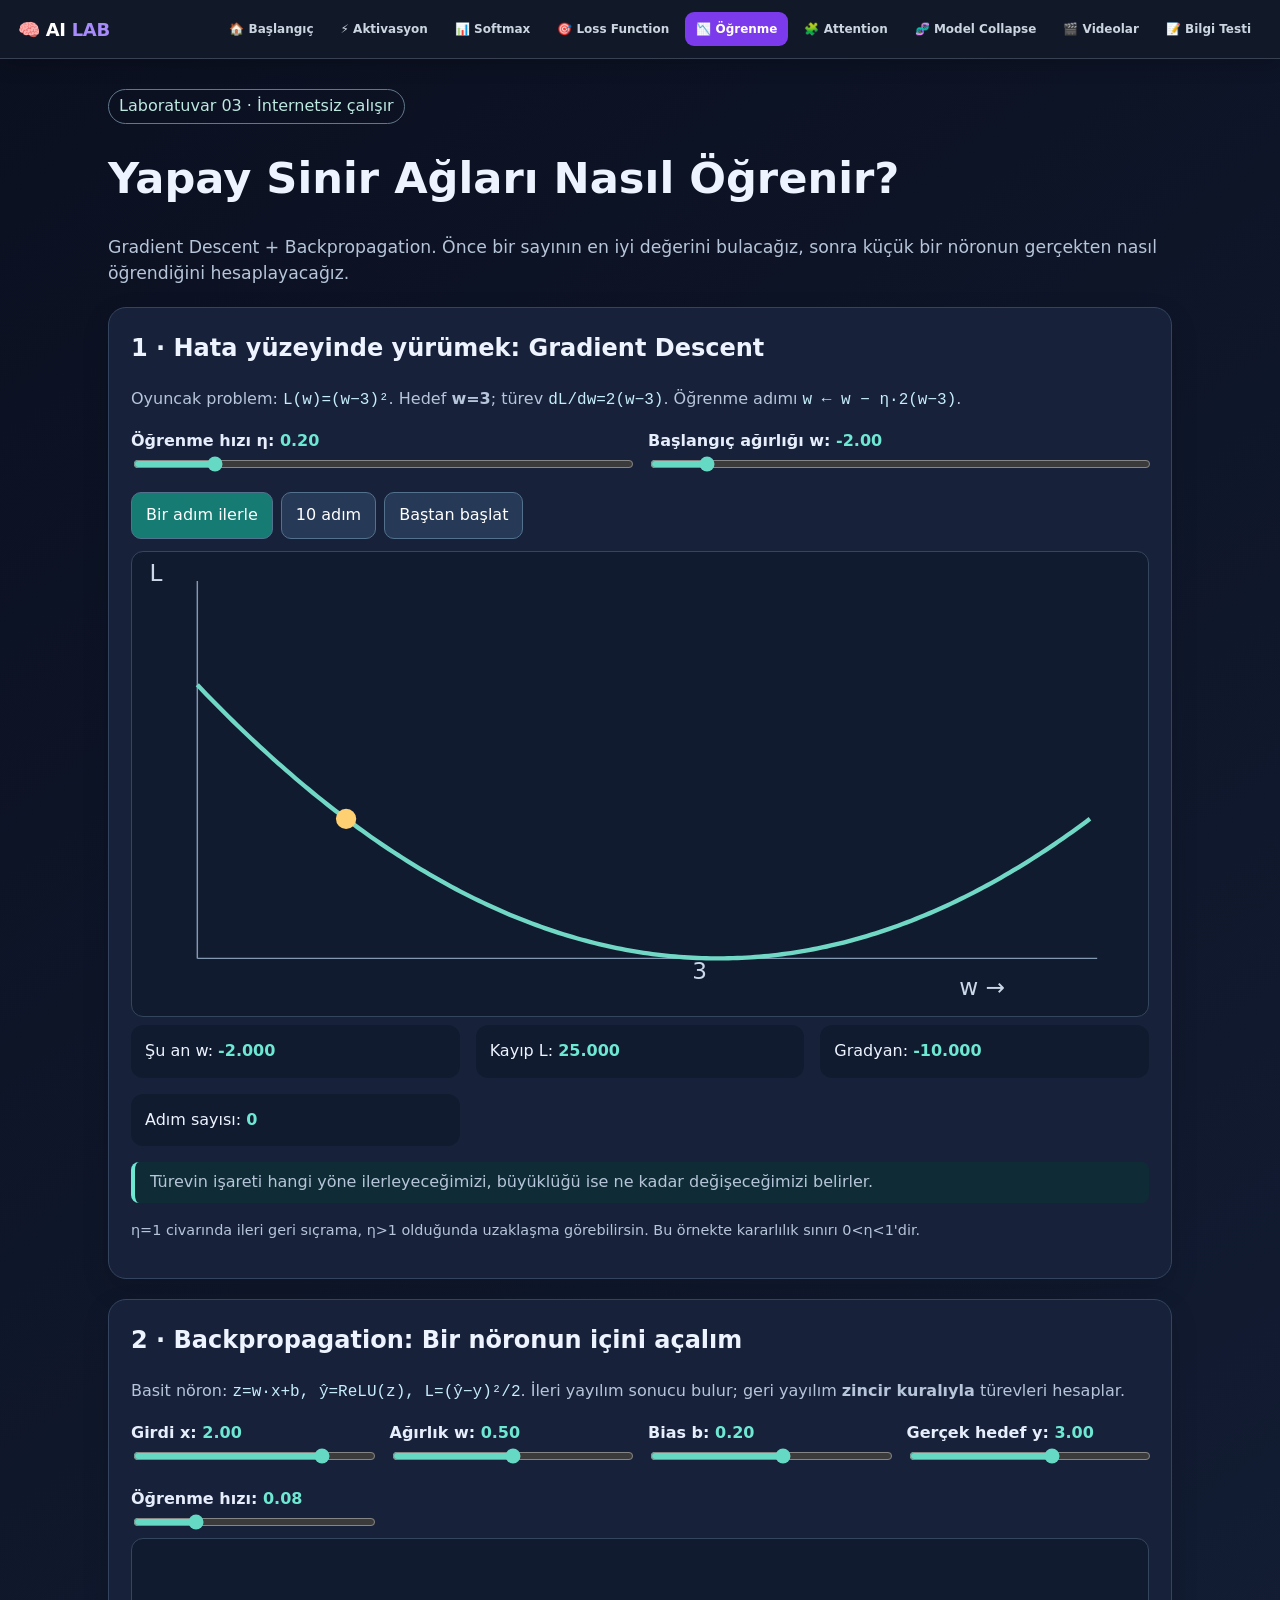
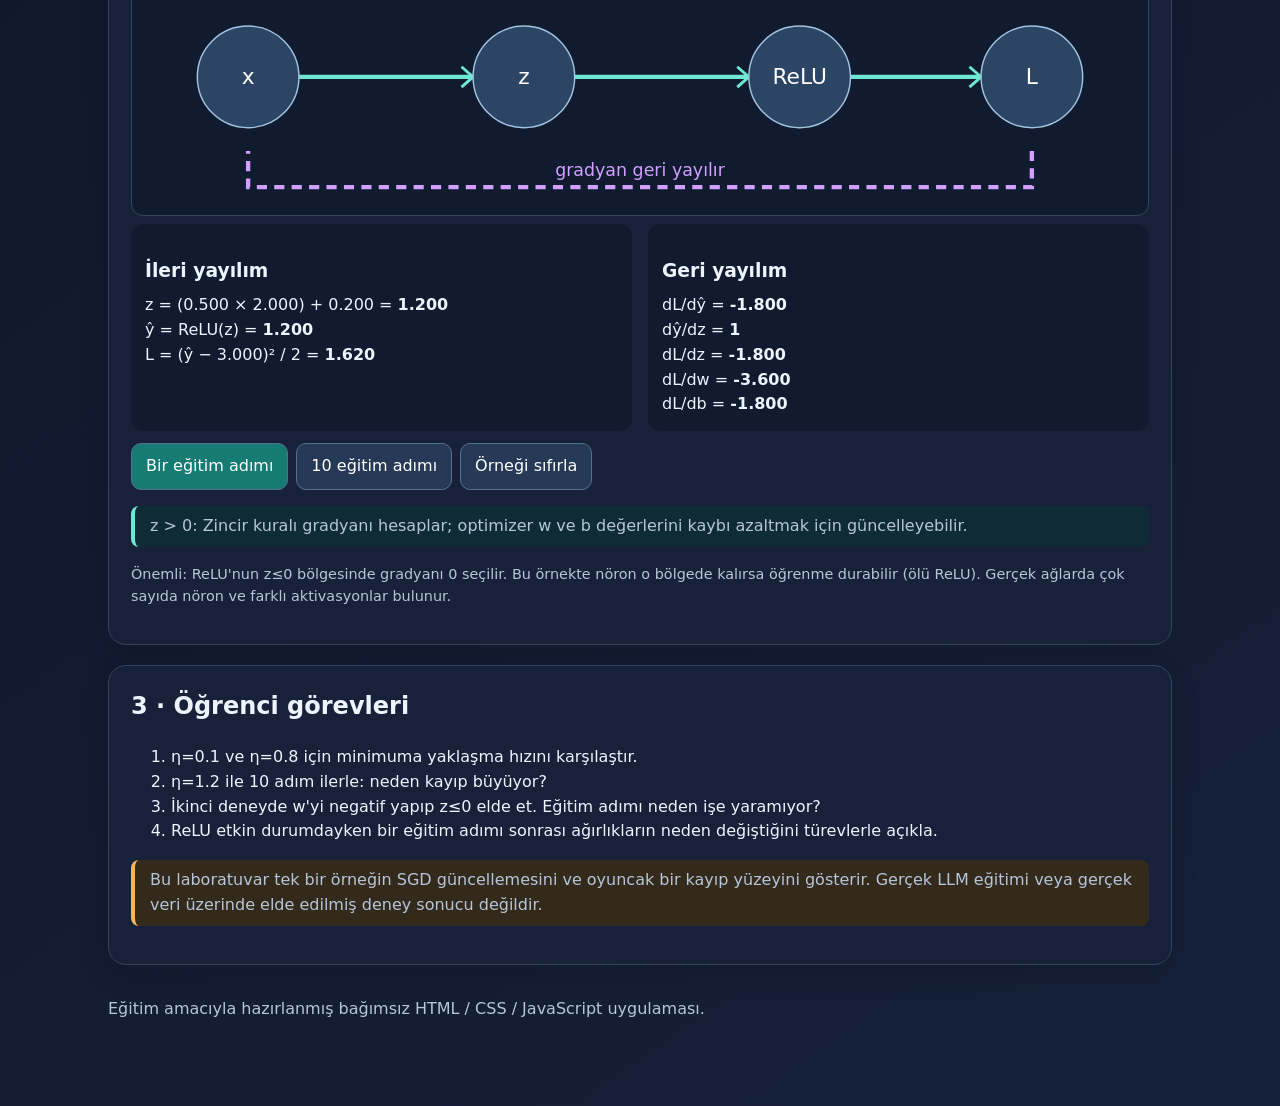
<file: gradient_descent_backpropagation.html>
<!DOCTYPE html>
<html lang="tr"><head><meta charset="utf-8"/><meta content="width=device-width,initial-scale=1" name="viewport"/><title>Gradient Descent ve Backpropagation Laboratuvarı</title><style>
:root{color-scheme:dark;--bg:#0b1020;--card:#17223a;--line:#34445f;--txt:#edf4ff;--muted:#b6c5d9;--accent:#6ee7d3;--pink:#c6a1ff}*{box-sizing:border-box}body{margin:0;background:linear-gradient(145deg,#0b1020,#15213a);font:16px/1.55 system-ui,Arial;color:var(--txt)}main{max-width:1100px;margin:auto;padding:30px 18px 70px}h1{font-size:clamp(1.8rem,4vw,2.7rem);line-height:1.2}h2{margin-top:0}h3{margin-bottom:8px}p{color:var(--muted)}.lead{font-size:1.08rem}.panel{background:var(--card);border:1px solid var(--line);border-radius:18px;padding:22px;margin:20px 0;box-shadow:0 10px 28px #0002}.grid{display:grid;grid-template-columns:repeat(auto-fit,minmax(260px,1fr));gap:16px}.mini{background:#101b30;border-radius:12px;padding:14px}.controls{display:grid;grid-template-columns:repeat(auto-fit,minmax(220px,1fr));gap:16px}label{display:block;color:#e6edfb;font-weight:600}input[type=range]{width:100%;accent-color:#66d9c4;cursor:pointer;touch-action:pan-y}button,select{background:#263956;border:1px solid #53718d;border-radius:10px;padding:10px 14px;color:white;font:inherit;cursor:pointer}button:hover{background:#355078}button.primary{background:#167c73}.buttons{display:flex;gap:8px;flex-wrap:wrap;margin:12px 0}.value{font-variant-numeric:tabular-nums;color:var(--accent);font-weight:700}.chart{width:100%;height:auto;background:#101b30;border-radius:12px;border:1px solid #33465d}code,.math{font-family:ui-monospace,Consolas,monospace;color:#c7edfa}table{border-collapse:collapse;width:100%}td,th{border-bottom:1px solid #34445f;padding:8px;text-align:left}th{color:#a7e8dd}.note{border-left:4px solid var(--accent);padding:8px 15px;background:#0f2c36;border-radius:8px}.warn{border-left-color:#f4b65b;background:#342a1b}.pill{display:inline-block;border:1px solid #60788c;padding:4px 10px;border-radius:30px;color:#bde9e0}.tokens{display:flex;flex-wrap:wrap;gap:7px;margin:14px 0}.token{padding:8px 12px;border-radius:8px;background:#243650;border:1px solid #58718d}.bar{height:15px;background:#0c1628;border-radius:8px;overflow:hidden}.fill{height:100%;background:#68d8c6;transition:width .15s}.small{font-size:.9rem;color:var(--muted)}.footer{margin-top:32px;color:var(--muted)}@media(max-width:550px){.panel{padding:15px}main{padding:18px 12px}} </style><link href="style.css" rel="stylesheet"/>
</head><body>
<nav aria-label="AI Lab ana navigasyon" class="ailab-nav">
<div class="ailab-nav-inner">
<a class="ailab-nav-brand" href="index.html">🧠 AI <span>LAB</span></a>
<button aria-controls="ailab-nav-links" aria-expanded="false" aria-label="Menüyü aç veya kapat" class="ailab-nav-toggle" type="button"><span aria-hidden="true" class="ailab-nav-toggle-icon">☰</span><span>Menü</span></button>
<div class="ailab-nav-links" id="ailab-nav-links"><a href="index.html">🏠 Başlangıç</a><a href="aktivasyon.html">⚡ Aktivasyon</a><a href="softmax_crossentropy.html">📊 Softmax</a><a href="model_collapse_loss_softmax.html">🎯 Loss Function</a><a href="gradient_descent_backpropagation.html">📉 Öğrenme</a><a href="attention_token_sampling.html">🧩 Attention</a><a href="model_collapse_entropi_perplexity.html">🧬 Model Collapse</a><a href="gallery.html">🎬 Videolar</a><a href="quiz.html">📝 Bilgi Testi</a></div>
</div>
</nav><main><span class="pill">Laboratuvar 03 · İnternetsiz çalışır</span><h1>Yapay Sinir Ağları Nasıl Öğrenir?</h1><p class="lead">Gradient Descent + Backpropagation. Önce bir sayının en iyi değerini bulacağız, sonra küçük bir nöronun gerçekten nasıl öğrendiğini hesaplayacağız.</p>
<section class="panel"><h2>1 · Hata yüzeyinde yürümek: Gradient Descent</h2><p>Oyuncak problem: <span class="math">L(w)=(w−3)²</span>. Hedef <b>w=3</b>; türev <span class="math">dL/dw=2(w−3)</span>. Öğrenme adımı <span class="math">w ← w − η·2(w−3)</span>.</p><div class="controls"><label>Öğrenme hızı η: <output class="value" id="lrVal"></output><input id="lr" max="1.2" min="0.02" step="0.02" type="range" value="0.2"/></label><label>Başlangıç ağırlığı w: <output class="value" id="startVal"></output><input id="start" max="7" min="-3" step="0.25" type="range" value="-2"/></label></div><div class="buttons"><button class="primary" id="gdStep">Bir adım ilerle</button><button id="gdTen">10 adım</button><button id="gdReset">Baştan başlat</button></div><svg aria-label="Parabolik kayıp yüzeyi ve gradient descent adımları" class="chart" id="gdChart" role="img" viewbox="0 0 700 320"></svg><div class="grid"><div class="mini">Şu an w: <strong class="value" id="wNow"></strong></div><div class="mini">Kayıp L: <strong class="value" id="lossNow"></strong></div><div class="mini">Gradyan: <strong class="value" id="gradNow"></strong></div><div class="mini">Adım sayısı: <strong class="value" id="stepsNow"></strong></div></div><p class="note" id="gdExplain"></p><p class="small">η=1 civarında ileri geri sıçrama, η&gt;1 olduğunda uzaklaşma görebilirsin. Bu örnekte kararlılık sınırı 0&lt;η&lt;1'dir.</p></section>
<section class="panel"><h2>2 · Backpropagation: Bir nöronun içini açalım</h2><p>Basit nöron: <span class="math">z=w·x+b, ŷ=ReLU(z), L=(ŷ−y)²/2</span>. İleri yayılım sonucu bulur; geri yayılım <b>zincir kuralıyla</b> türevleri hesaplar.</p><div class="controls"><label>Girdi x: <output class="value" id="xVal"></output><input id="x" max="3" min="-2" step="0.1" type="range" value="2"/></label><label>Ağırlık w: <output class="value" id="weightVal"></output><input id="weight" max="3" min="-2" step="0.1" type="range" value="0.5"/></label><label>Bias b: <output class="value" id="biasVal"></output><input id="bias" max="2" min="-2" step="0.1" type="range" value="0.2"/></label><label>Gerçek hedef y: <output class="value" id="targetVal"></output><input id="target" max="5" min="0" step="0.1" type="range" value="3"/></label><label>Öğrenme hızı: <output class="value" id="nnLrVal"></output><input id="nnLr" max="0.3" min="0.01" step="0.01" type="range" value="0.08"/></label></div><svg aria-label="Tek nöronun ileri ve geri yayılımı" class="chart" id="network" role="img" viewbox="0 0 700 190"></svg><div class="grid"><div class="mini"><h3>İleri yayılım</h3><div id="forward"></div></div><div class="mini"><h3>Geri yayılım</h3><div id="backward"></div></div></div><div class="buttons"><button class="primary" id="nnStep">Bir eğitim adımı</button><button id="nnTen">10 eğitim adımı</button><button id="nnReset">Örneği sıfırla</button></div><p class="note" id="nnExplain"></p><p class="small">Önemli: ReLU'nun z≤0 bölgesinde gradyanı 0 seçilir. Bu örnekte nöron o bölgede kalırsa öğrenme durabilir (ölü ReLU). Gerçek ağlarda çok sayıda nöron ve farklı aktivasyonlar bulunur.</p></section>
<section class="panel"><h2>3 · Öğrenci görevleri</h2><ol><li>η=0.1 ve η=0.8 için minimuma yaklaşma hızını karşılaştır.</li><li>η=1.2 ile 10 adım ilerle: neden kayıp büyüyor?</li><li>İkinci deneyde w'yi negatif yapıp z≤0 elde et. Eğitim adımı neden işe yaramıyor?</li><li>ReLU etkin durumdayken bir eğitim adımı sonrası ağırlıkların neden değiştiğini türevlerle açıkla.</li></ol><p class="note warn">Bu laboratuvar tek bir örneğin SGD güncellemesini ve oyuncak bir kayıp yüzeyini gösterir. Gerçek LLM eğitimi veya gerçek veri üzerinde elde edilmiş deney sonucu değildir.</p></section><p class="footer">Eğitim amacıyla hazırlanmış bağımsız HTML / CSS / JavaScript uygulaması.</p></main><script>"use strict";
const $=id=>document.getElementById(id);const num=id=>Number($(id).value);const f=v=>Number(v).toFixed(3);let w=-2,history=[];function resetGD(){w=num('start');history=[w];drawGD()}function gdStep(){w-=num('lr')*2*(w-3);history.push(w);drawGD()}function drawGD(){for(const [a,b] of [['lr','lrVal'],['start','startVal']])$(b).textContent=num(a).toFixed(2);$('wNow').textContent=f(w);$('lossNow').textContent=f((w-3)**2);$('gradNow').textContent=f(2*(w-3));$('stepsNow').textContent=history.length-1;const sx=v=>45+(v+4)/12*615,sy=v=>280-Math.min(v,65)/65*250;let s='<line x1="45" y1="280" x2="665" y2="280" stroke="#8399b2"/><line x1="45" y1="20" x2="45" y2="280" stroke="#8399b2"/>';let pts=[];for(let i=0;i<=200;i++){const xx=-4+i*12/200;pts.push(`${sx(xx)},${sy((xx-3)**2)}`)}s+=`<polyline points="${pts.join(' ')}" fill="none" stroke="#71d8c6" stroke-width="3"/>`;let h=history.map(v=>[sx(Math.max(-4,Math.min(8,v))),sy((v-3)**2)]);s+=`<polyline points="${h.map(p=>p.join(',')).join(' ')}" fill="none" stroke="#d1a0ff" stroke-width="2"/>`;h.forEach((p,i)=>s+=`<circle cx="${p[0]}" cy="${p[1]}" r="${i===h.length-1?7:3}" fill="${i===h.length-1?'#ffd071':'#d1a0ff'}"/>`);s+='<text x="570" y="305" fill="#cbd8e8">w →</text><text x="12" y="20" fill="#cbd8e8">L</text><text x="386" y="294" fill="#cbd8e8">3</text>';$('gdChart').innerHTML=s;$('gdExplain').textContent=num('lr')>=1?'Bu öğrenme hızında güncellemeler minimumun iki tarafına sıçrayabilir veya uzaklaşabilir.':'Türevin işareti hangi yöne ilerleyeceğimizi, büyüklüğü ise ne kadar değişeceğimizi belirler.'}
['lr','start'].forEach(id=>$(id).addEventListener('input',()=>{if(id==='start')resetGD();else drawGD()}));$('gdStep').onclick=gdStep;$('gdTen').onclick=()=>{for(let i=0;i<10;i++)gdStep()};$('gdReset').onclick=resetGD;resetGD();
const ids=['x','weight','bias','target','nnLr'];function nnValues(){const x=num('x'),ww=num('weight'),b=num('bias'),y=num('target'),z=ww*x+b,yp=Math.max(0,z),L=(yp-y)**2/2,dz=(yp-y)*(z>0?1:0),dw=dz*x,db=dz;return {x,ww,b,y,z,yp,L,dz,dw,db}}
function drawNN(){ids.forEach(id=>$(id==='weight'?'weightVal':id==='nnLr'?'nnLrVal':id+'Val').textContent=num(id).toFixed(2));const q=nnValues();$('forward').innerHTML=`z = (${f(q.ww)} × ${f(q.x)}) + ${f(q.b)} = <b>${f(q.z)}</b><br>ŷ = ReLU(z) = <b>${f(q.yp)}</b><br>L = (ŷ − ${f(q.y)})² / 2 = <b>${f(q.L)}</b>`;$('backward').innerHTML=`dL/dŷ = <b>${f(q.yp-q.y)}</b><br>dŷ/dz = <b>${q.z>0?1:0}</b><br>dL/dz = <b>${f(q.dz)}</b><br>dL/dw = <b>${f(q.dw)}</b><br>dL/db = <b>${f(q.db)}</b>`;let nodes=[[80,95,'x'],[270,95,'z'],[460,95,'ReLU'],[620,95,'L']];let svg='';for(let i=0;i<3;i++)svg+=`<path d="M${nodes[i][0]+35} 95 H${nodes[i+1][0]-35}" stroke="#6ee7d3" stroke-width="3"/><path d="M${nodes[i+1][0]-43} 88 L${nodes[i+1][0]-35} 95 L${nodes[i+1][0]-43} 102" fill="none" stroke="#6ee7d3" stroke-width="2"/>`;nodes.forEach(n=>svg+=`<circle cx="${n[0]}" cy="${n[1]}" r="35" fill="#2c4565" stroke="#a1c4df"/><text x="${n[0]}" y="${n[1]+5}" text-anchor="middle" font-size="15" fill="white">${n[2]}</text>`);svg+=`<path d="M620 146 V171 H80 V146" fill="none" stroke="#d1a0ff" stroke-width="3" stroke-dasharray="7 5"/><text x="350" y="163" fill="#d1a0ff" text-anchor="middle" font-size="12">gradyan geri yayılır</text>`;$('network').innerHTML=svg;$('nnExplain').textContent=q.z<=0?'z ≤ 0: ReLU çıktısı 0 ve bu örnekte türevi 0. Ağırlık güncellemesi yapılamıyor.':'z > 0: Zincir kuralı gradyanı hesaplar; optimizer w ve b değerlerini kaybı azaltmak için güncelleyebilir.'}
ids.forEach(id=>$(id).addEventListener('input',drawNN));function nnStep(){const q=nnValues(),rate=num('nnLr');$('weight').value=Math.max(-2,Math.min(3,q.ww-rate*q.dw));$('bias').value=Math.max(-2,Math.min(2,q.b-rate*q.db));drawNN()}$('nnStep').onclick=nnStep;$('nnTen').onclick=()=>{for(let i=0;i<10;i++)nnStep()};$('nnReset').onclick=()=>{Object.entries({x:2,weight:.5,bias:.2,target:3,nnLr:.08}).forEach(([k,v])=>$(k).value=v);drawNN()};drawNN();
</script><script src="nav.js"></script>
</body></html>
</file>
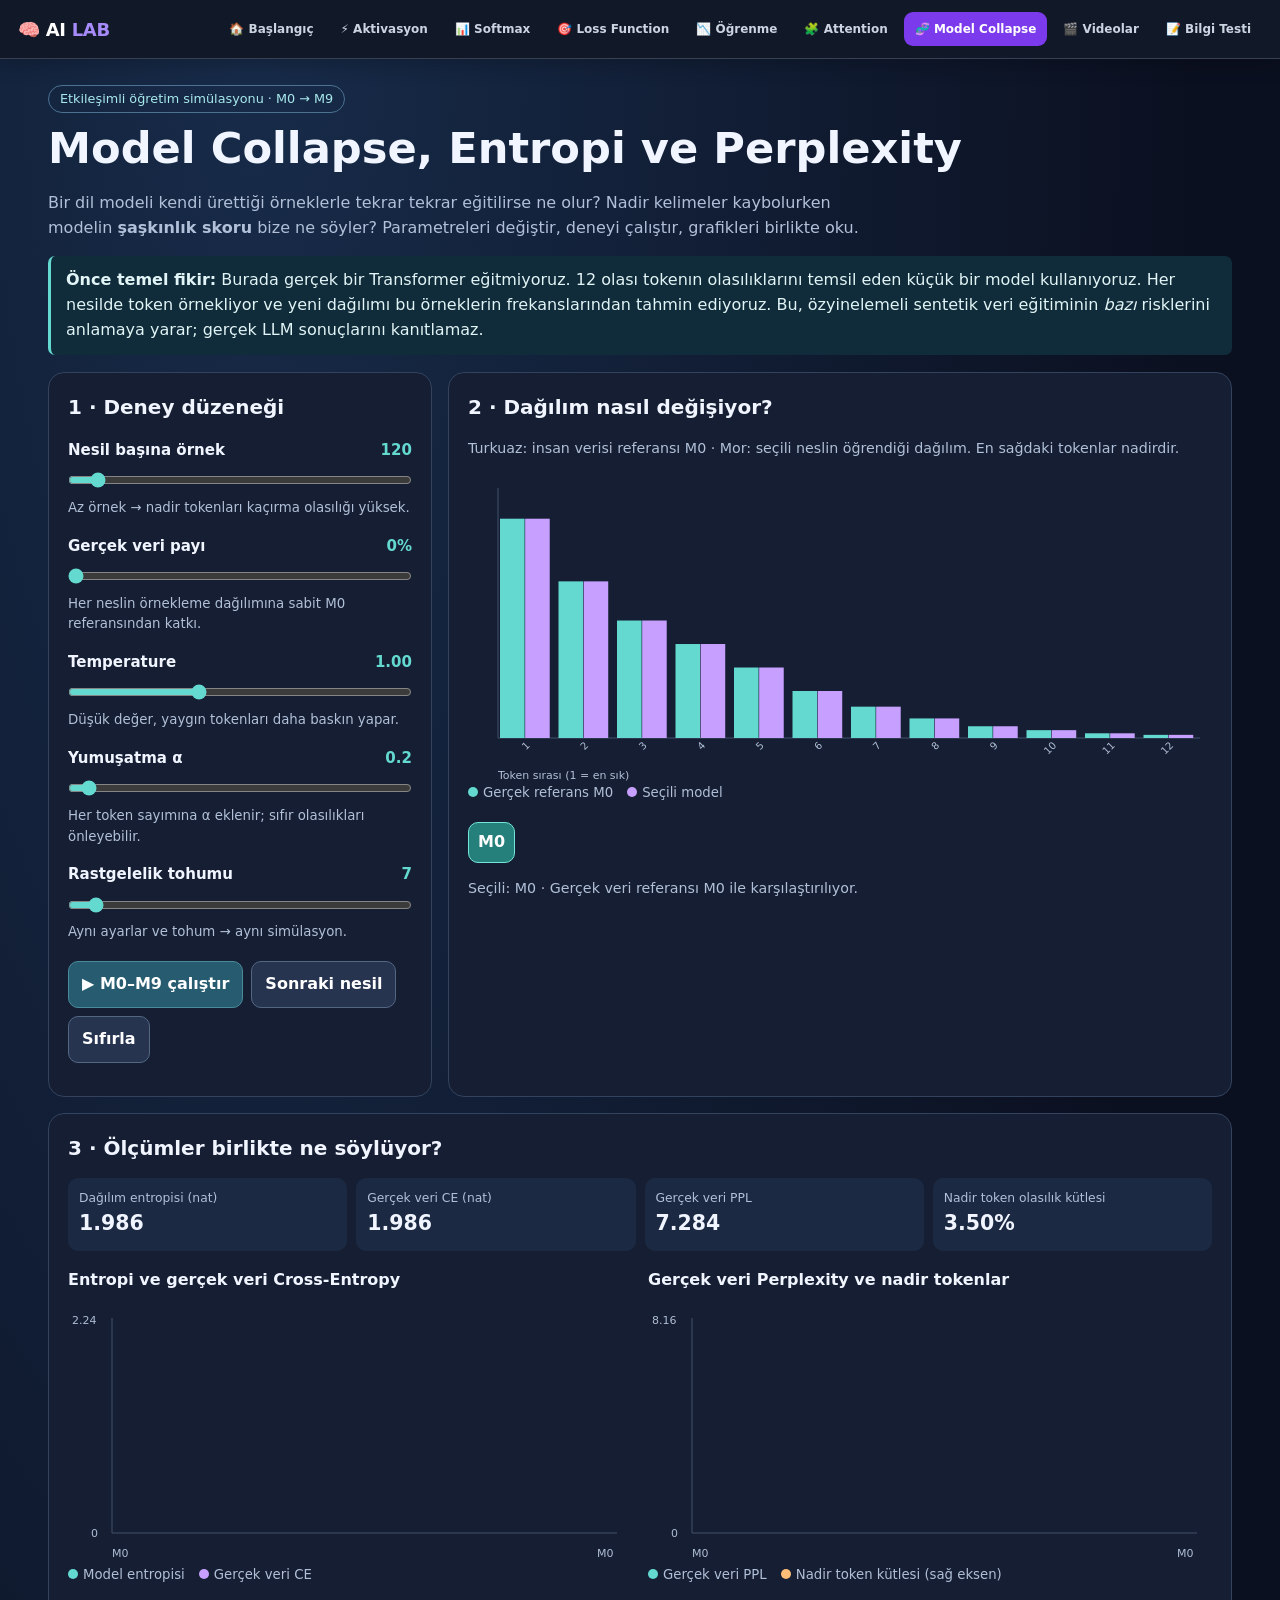
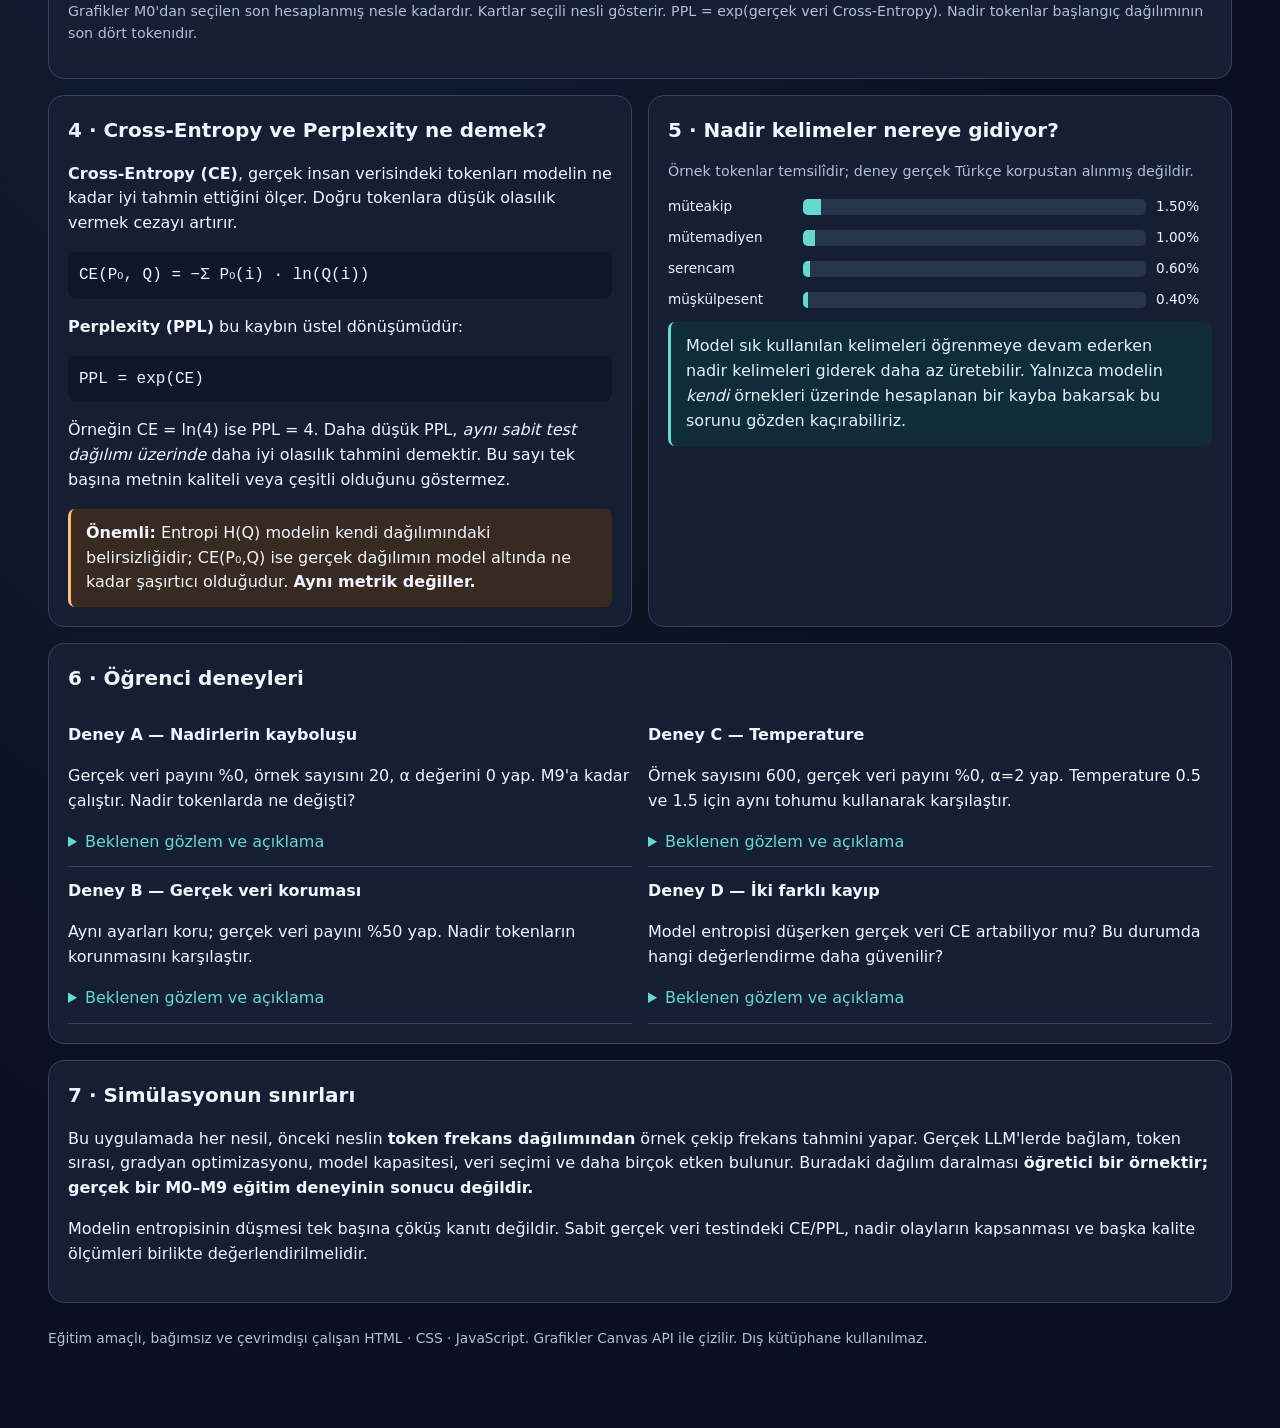
<file: model_collapse_entropi_perplexity.html>
<!DOCTYPE html>

<html lang="tr">
<head>
<meta charset="utf-8"/>
<meta content="width=device-width, initial-scale=1" name="viewport"/>
<title>Model Collapse · Entropi &amp; Perplexity Laboratuvarı</title>
<style>
:root{color-scheme:dark;--bg:#0b1020;--panel:#151e32;--panel2:#1c2942;--line:#33435e;--txt:#f0f5ff;--muted:#b1c0d8;--a:#64d9d0;--b:#c7a0ff;--warn:#ffbd77}*{box-sizing:border-box}body{margin:0;background:radial-gradient(ellipse at 20% 0%,#172b49,#0b1020 65%);font:16px/1.55 system-ui,-apple-system,Segoe UI,sans-serif;color:var(--txt)}main{max-width:1220px;margin:auto;padding:26px 18px 65px}h1{font-size:clamp(1.65rem,4vw,2.7rem);line-height:1.2;margin:10px 0}h2{font-size:1.25rem;margin:0 0 10px}h3{font-size:1rem;margin:0 0 8px}.lead{max-width:850px;color:var(--muted)}.pill{display:inline-block;border:1px solid #4c7191;border-radius:99px;padding:3px 11px;color:#a8e9ed;font-size:.8rem}.grid{display:grid;grid-template-columns:repeat(12,minmax(0,1fr));gap:16px;margin-top:17px}.panel{background:var(--panel);border:1px solid var(--line);border-radius:16px;padding:19px;min-width:0}.controls{grid-column:span 4}.chartpanel{grid-column:span 8}.half{grid-column:span 6}.full{grid-column:span 12}.field{margin:16px 0}.field label{display:flex;justify-content:space-between;gap:12px;font-weight:600;font-size:.94rem}.field small{display:block;color:var(--muted);margin-top:2px}.field output{color:var(--a);font-variant-numeric:tabular-nums}input[type=range]{width:100%;accent-color:var(--a);cursor:pointer;touch-action:pan-y;margin:10px 0 0}button{background:#275c70;border:1px solid #498b99;color:#fff;border-radius:10px;padding:10px 13px;font:inherit;font-weight:650;cursor:pointer}button:hover{filter:brightness(1.18)}button.secondary{background:#273450;border-color:#536783}button:disabled{opacity:.45;cursor:not-allowed}.buttons{display:flex;gap:8px;flex-wrap:wrap;margin-top:18px}.hint{font-size:.89rem;color:var(--muted)}.stats{display:grid;grid-template-columns:repeat(4,1fr);gap:9px;margin-top:14px}.stat{background:var(--panel2);border-radius:10px;padding:11px}.stat span{display:block;font-size:.77rem;color:var(--muted)}.stat strong{font-size:1.28rem;font-variant-numeric:tabular-nums}canvas{width:100%;height:265px;display:block}canvas.tall{height:310px}.legend{display:flex;gap:14px;flex-wrap:wrap;color:var(--muted);font-size:.83rem}.dot{display:inline-block;width:10px;height:10px;border-radius:50%;margin-right:5px;background:var(--a)}.purple{background:var(--b)}.orange{background:var(--warn)}.explainer{background:#102b39;border-left:3px solid var(--a);padding:12px 15px;border-radius:7px;margin:12px 0;color:#e1f4f6}.warning{background:#392a21;border-left:3px solid var(--warn);padding:12px 15px;border-radius:7px}.formula{font-family:ui-monospace,SFMono-Regular,Consolas,monospace;overflow-wrap:anywhere;background:#0c172a;padding:11px;border-radius:9px}.steps{display:flex;gap:6px;flex-wrap:wrap}.steps button{min-width:46px;padding:7px 9px}.steps button.active{background:#257f7a;border-color:#74e6d9}.question{padding:12px 0;border-bottom:1px solid var(--line)}details{margin-top:8px;color:var(--a)}summary{cursor:pointer}.barrow{display:grid;grid-template-columns:125px 1fr 56px;gap:10px;align-items:center;margin:10px 0;font-size:.85rem}.track{height:16px;background:#26354b;border-radius:5px;overflow:hidden}.fill{height:100%;background:var(--a);transition:width .2s}.muted{color:var(--muted)}.foot{margin-top:25px;color:var(--muted);font-size:.86rem}@media(max-width:850px){.controls,.chartpanel,.half{grid-column:span 12}.stats{grid-template-columns:repeat(2,1fr)}.barrow{grid-template-columns:95px 1fr 48px}}@media(prefers-reduced-motion:reduce){*{transition:none!important}}
</style>
<link href="style.css" rel="stylesheet"/>
</head>
<body>
<nav aria-label="AI Lab ana navigasyon" class="ailab-nav">
<div class="ailab-nav-inner">
<a class="ailab-nav-brand" href="index.html">🧠 AI <span>LAB</span></a>
<button aria-controls="ailab-nav-links" aria-expanded="false" aria-label="Menüyü aç veya kapat" class="ailab-nav-toggle" type="button"><span aria-hidden="true" class="ailab-nav-toggle-icon">☰</span><span>Menü</span></button>
<div class="ailab-nav-links" id="ailab-nav-links"><a href="index.html">🏠 Başlangıç</a><a href="aktivasyon.html">⚡ Aktivasyon</a><a href="softmax_crossentropy.html">📊 Softmax</a><a href="model_collapse_loss_softmax.html">🎯 Loss Function</a><a href="gradient_descent_backpropagation.html">📉 Öğrenme</a><a href="attention_token_sampling.html">🧩 Attention</a><a href="model_collapse_entropi_perplexity.html">🧬 Model Collapse</a><a href="gallery.html">🎬 Videolar</a><a href="quiz.html">📝 Bilgi Testi</a></div>
</div>
</nav>
<main>
<span class="pill">Etkileşimli öğretim simülasyonu · M0 → M9</span>
<h1>Model Collapse, Entropi ve Perplexity</h1>
<p class="lead">Bir dil modeli kendi ürettiği örneklerle tekrar tekrar eğitilirse ne olur? Nadir kelimeler kaybolurken modelin <strong>şaşkınlık skoru</strong> bize ne söyler? Parametreleri değiştir, deneyi çalıştır, grafikleri birlikte oku.</p>
<div class="explainer"><strong>Önce temel fikir:</strong> Burada gerçek bir Transformer eğitmiyoruz. 12 olası tokenın olasılıklarını temsil eden küçük bir model kullanıyoruz. Her nesilde token örnekliyor ve yeni dağılımı bu örneklerin frekanslarından tahmin ediyoruz. Bu, özyinelemeli sentetik veri eğitiminin <em>bazı</em> risklerini anlamaya yarar; gerçek LLM sonuçlarını kanıtlamaz.</div>
<div class="grid">
<section class="panel controls"><h2>1 · Deney düzeneği</h2>
<div class="field"><label for="samples">Nesil başına örnek <output id="samplesVal"></output></label><input id="samples" max="1500" min="20" step="20" type="range" value="120"/><small>Az örnek → nadir tokenları kaçırma olasılığı yüksek.</small></div>
<div class="field"><label for="human">Gerçek veri payı <output id="humanVal"></output></label><input id="human" max="100" min="0" step="5" type="range" value="0"/><small>Her neslin örnekleme dağılımına sabit M0 referansından katkı.</small></div>
<div class="field"><label for="temp">Temperature <output id="tempVal"></output></label><input id="temp" max="200" min="40" step="5" type="range" value="100"/><small>Düşük değer, yaygın tokenları daha baskın yapar.</small></div>
<div class="field"><label for="smooth">Yumuşatma α <output id="smoothVal"></output></label><input id="smooth" max="50" min="0" step="1" type="range" value="2"/><small>Her token sayımına α eklenir; sıfır olasılıkları önleyebilir.</small></div>
<div class="field"><label for="seed">Rastgelelik tohumu <output id="seedVal"></output></label><input id="seed" max="99" min="1" step="1" type="range" value="7"/><small>Aynı ayarlar ve tohum → aynı simülasyon.</small></div>
<div class="buttons"><button id="run">▶ M0–M9 çalıştır</button><button class="secondary" id="next">Sonraki nesil</button><button class="secondary" id="reset">Sıfırla</button></div>
<p aria-live="polite" class="hint" id="runStatus"></p></section>
<section class="panel chartpanel"><h2>2 · Dağılım nasıl değişiyor?</h2><p class="hint">Turkuaz: insan verisi referansı M0 · Mor: seçili neslin öğrendiği dağılım. En sağdaki tokenlar nadirdir.</p><canvas aria-label="İnsan referansı ve seçilen neslin token olasılık dağılımı" class="tall" id="distChart" role="img"></canvas><div class="legend"><span><i class="dot"></i>Gerçek referans M0</span><span><i class="dot purple"></i>Seçili model</span></div><div aria-label="Nesil seçimi" class="buttons steps" id="generations"></div><p class="hint" id="genDescription"></p></section>
<section class="panel full"><h2>3 · Ölçümler birlikte ne söylüyor?</h2><div class="stats"><div class="stat"><span>Dağılım entropisi (nat)</span><strong id="entropy"></strong></div><div class="stat"><span>Gerçek veri CE (nat)</span><strong id="ce"></strong></div><div class="stat"><span>Gerçek veri PPL</span><strong id="ppl"></strong></div><div class="stat"><span>Nadir token olasılık kütlesi</span><strong id="rare"></strong></div></div><div class="grid"><div class="half"><h3>Entropi ve gerçek veri Cross-Entropy</h3><canvas aria-label="Nesillere göre entropi ve gerçek veri çapraz entropisi" id="lossChart"></canvas><div class="legend"><span><i class="dot"></i>Model entropisi</span><span><i class="dot purple"></i>Gerçek veri CE</span></div></div><div class="half"><h3>Gerçek veri Perplexity ve nadir tokenlar</h3><canvas aria-label="Nesillere göre perplexity ve nadir token olasılık kütlesi" id="pplChart"></canvas><div class="legend"><span><i class="dot"></i>Gerçek veri PPL</span><span><i class="dot orange"></i>Nadir token kütlesi (sağ eksen)</span></div></div></div><p class="hint">Grafikler M0'dan seçilen son hesaplanmış nesle kadardır. Kartlar seçili nesli gösterir. PPL = exp(gerçek veri Cross-Entropy). Nadir tokenlar başlangıç dağılımının son dört tokenıdır.</p></section>
<section class="panel half"><h2>4 · Cross-Entropy ve Perplexity ne demek?</h2><p><strong>Cross-Entropy (CE)</strong>, gerçek insan verisindeki tokenları modelin ne kadar iyi tahmin ettiğini ölçer. Doğru tokenlara düşük olasılık vermek cezayı artırır.</p><div class="formula">CE(P₀, Q) = −Σ P₀(i) · ln(Q(i))</div><p><strong>Perplexity (PPL)</strong> bu kaybın üstel dönüşümüdür:</p><div class="formula">PPL = exp(CE)</div><p>Örneğin CE = ln(4) ise PPL = 4. Daha düşük PPL, <em>aynı sabit test dağılımı üzerinde</em> daha iyi olasılık tahmini demektir. Bu sayı tek başına metnin kaliteli veya çeşitli olduğunu göstermez.</p><div class="warning"><strong>Önemli:</strong> Entropi H(Q) modelin kendi dağılımındaki belirsizliğidir; CE(P₀,Q) ise gerçek dağılımın model altında ne kadar şaşırtıcı olduğudur. <strong>Aynı metrik değiller.</strong></div></section>
<section class="panel half"><h2>5 · Nadir kelimeler nereye gidiyor?</h2><p class="hint">Örnek tokenlar temsilîdir; deney gerçek Türkçe korpustan alınmış değildir.</p><div id="rareBars"></div><p class="explainer">Model sık kullanılan kelimeleri öğrenmeye devam ederken nadir kelimeleri giderek daha az üretebilir. Yalnızca modelin <em>kendi</em> örnekleri üzerinde hesaplanan bir kayba bakarsak bu sorunu gözden kaçırabiliriz.</p></section>
<section class="panel full"><h2>6 · Öğrenci deneyleri</h2><div class="grid"><div class="half"><div class="question"><strong>Deney A — Nadirlerin kayboluşu</strong><p>Gerçek veri payını %0, örnek sayısını 20, α değerini 0 yap. M9'a kadar çalıştır. Nadir tokenlarda ne değişti?</p><details><summary>Beklenen gözlem ve açıklama</summary><p>Küçük örneklem bazı tokenları hiç seçmeyebilir. α=0 olduğunda bu tokenların tahmini olasılığı sıfıra düşebilir. Sonraki nesillerde sentetik veriden geri dönmeleri mümkün olmaz. Gerçek veri CE ve PPL sonsuz olabilir.</p></details></div><div class="question"><strong>Deney B — Gerçek veri koruması</strong><p>Aynı ayarları koru; gerçek veri payını %50 yap. Nadir tokenların korunmasını karşılaştır.</p><details><summary>Beklenen gözlem ve açıklama</summary><p>Gerçek dağılımdan örnek eklemek nadir tokenların yeniden gözlenmesini sağlayabilir; ancak küçük örneklemde korunmaları garanti değildir.</p></details></div></div><div class="half"><div class="question"><strong>Deney C — Temperature</strong><p>Örnek sayısını 600, gerçek veri payını %0, α=2 yap. Temperature 0.5 ve 1.5 için aynı tohumu kullanarak karşılaştır.</p><details><summary>Beklenen gözlem ve açıklama</summary><p>Düşük temperature yaygın tokenları baskınlaştırır; yüksek temperature dağılımı düzleştirir. Bu ayarların gerçek veri PPL'sini mutlaka iyileştireceği söylenemez.</p></details></div><div class="question"><strong>Deney D — İki farklı kayıp</strong><p>Model entropisi düşerken gerçek veri CE artabiliyor mu? Bu durumda hangi değerlendirme daha güvenilir?</p><details><summary>Beklenen gözlem ve açıklama</summary><p>Sabit, insan kaynaklı test dağılımındaki CE/PPL, modelin kendi ürettiği veriye uyumunu ölçmekten daha anlamlıdır. Yine de model çöküşünü tek metrikle teşhis etmeyiz; nadir tokenlar ve çeşitlilik de izlenmelidir.</p></details></div></div></div></section>
<section class="panel full"><h2>7 · Simülasyonun sınırları</h2><p>Bu uygulamada her nesil, önceki neslin <strong>token frekans dağılımından</strong> örnek çekip frekans tahmini yapar. Gerçek LLM'lerde bağlam, token sırası, gradyan optimizasyonu, model kapasitesi, veri seçimi ve daha birçok etken bulunur. Buradaki dağılım daralması <strong>öğretici bir örnektir; gerçek bir M0–M9 eğitim deneyinin sonucu değildir.</strong></p><p>Modelin entropisinin düşmesi tek başına çöküş kanıtı değildir. Sabit gerçek veri testindeki CE/PPL, nadir olayların kapsanması ve başka kalite ölçümleri birlikte değerlendirilmelidir.</p></section>
</div><p class="foot">Eğitim amaçlı, bağımsız ve çevrimdışı çalışan HTML · CSS · JavaScript. Grafikler Canvas API ile çizilir. Dış kütüphane kullanılmaz.</p>
</main>
<script>
'use strict';
// Her DOM elemanı bir kez oluşturulur. Slider sürüklerken DOM yeniden kurulmaz.
const $ = id => document.getElementById(id);
const names=['ve','bir','bu','için','olarak','ancak','üstelik','oysa','müteakip','mütemadiyen','serencam','müşkülpesent'];
const reference=[.28,.20,.15,.12,.09,.06,.04,.025,.015,.01,.006,.004];
const sum=a=>a.reduce((s,v)=>s+v,0);
const normalized=a=>{const s=sum(a);return a.map(v=>v/s)};
const P=normalized(reference);
let models=[P.slice()], selected=0;
function random(seed){let s=seed>>>0;return ()=>{s=(Math.imul(1664525,s)+1013904223)>>>0;return s/4294967296}}
function settings(){return {n:+$('samples').value,h:+$('human').value/100,t:+$('temp').value/100,alpha:+$('smooth').value/10,seed:+$('seed').value}}
function syncLabels(){const s=settings();$('samplesVal').textContent=s.n;$('humanVal').textContent=Math.round(s.h*100)+'%';$('tempVal').textContent=s.t.toFixed(2);$('smoothVal').textContent=s.alpha.toFixed(1);$('seedVal').textContent=s.seed}
function entropy(q){return -q.reduce((v,p)=>v+(p>0?p*Math.log(p):0),0)}
function crossEntropy(p,q){return p.reduce((v,pi,i)=>pi>0?(q[i]===0?Infinity:v-pi*Math.log(q[i])):v,0)}
function tempered(q,t){return normalized(q.map(p=>p===0?0:Math.pow(p,1/t)))}
function drawSample(q,n,rng){const c=Array(q.length).fill(0);for(let j=0;j<n;j++){const r=rng();let a=0,k=q.length-1;for(let i=0;i<q.length;i++){a+=q[i];if(r<a){k=i;break}}c[k]++}return c}
function generation(q,s,rng){const generated=tempered(q,s.t);const mix=generated.map((v,i)=>(1-s.h)*v+s.h*P[i]);const counts=drawSample(mix,s.n,rng);return normalized(counts.map(v=>v+s.alpha))}
function simulate(){const s=settings(),rng=random(s.seed);models=[P.slice()];for(let i=0;i<9;i++)models.push(generation(models.at(-1),s,rng));selected=9;render();$('runStatus').textContent='10 nesil (M0–M9) hesaplandı. Grafiklerden bir nesil seçebilirsin.'}
function reset(){models=[P.slice()];selected=0;render();$('runStatus').textContent='M0 referansına dönüldü.'}
function next(){if(models.length>=10){$('runStatus').textContent='M9 son nesildir. Yeni ayarlar için yeniden çalıştır.';return}const s=settings(),rng=random(s.seed);let q=P.slice();for(let i=0;i<models.length;i++)q=generation(q,s,rng);models.push(q);selected=models.length-1;render();$('runStatus').textContent='M'+selected+' hesaplandı.'}
function fmt(x){return Number.isFinite(x)?x.toFixed(3):'∞'}
function prep(canvas){const rect=canvas.getBoundingClientRect();const w=Math.max(200,rect.width),h=Math.max(160,rect.height),dpr=window.devicePixelRatio||1;canvas.width=Math.round(w*dpr);canvas.height=Math.round(h*dpr);const ctx=canvas.getContext('2d');ctx.setTransform(dpr,0,0,dpr,0,0);return {ctx,w,h}}
function axes(ctx,w,h,left=44,right=15,top=18,bottom=32){ctx.strokeStyle='#40506b';ctx.lineWidth=1;ctx.beginPath();ctx.moveTo(left,top);ctx.lineTo(left,h-bottom);ctx.lineTo(w-right,h-bottom);ctx.stroke();return {left,right,top,bottom,ww:w-left-right,hh:h-top-bottom}}
function line(ctx,vals,color,ax,min,max){const {left,top,ww,hh}=ax;ctx.strokeStyle=color;ctx.lineWidth=2.6;ctx.beginPath();vals.forEach((v,i)=>{if(!Number.isFinite(v))return;const x=left+(vals.length===1?.5:i/(vals.length-1))*ww,y=top+hh-(v-min)/(max-min)*hh;if(i===0)ctx.moveTo(x,y);else ctx.lineTo(x,y)});ctx.stroke()}
function chartLabels(ctx,ax,w,h,max,units=''){ctx.fillStyle='#aebdd5';ctx.font='11px system-ui';ctx.fillText(max.toFixed(2)+units,4,ax.top+6);ctx.fillText('0',23,h-ax.bottom+4);ctx.fillText('M0',ax.left,h-8);ctx.fillText('M'+(models.length-1),w-35,h-8)}
function distribution(){const {ctx,w,h}=prep($('distChart')),ax=axes(ctx,w,h,30,12,15,45),q=models[selected],bw=ax.ww/P.length;const max=Math.max(...P,...q)*1.14;for(let i=0;i<P.length;i++){const x=ax.left+i*bw+2;ctx.fillStyle='#64d9d0';ctx.fillRect(x,ax.top+ax.hh-P[i]/max*ax.hh,bw*.42,P[i]/max*ax.hh);ctx.fillStyle='#c7a0ff';ctx.fillRect(x+bw*.43,ax.top+ax.hh-q[i]/max*ax.hh,bw*.42,q[i]/max*ax.hh);ctx.save();ctx.translate(x+bw*.52,h-37);ctx.rotate(-Math.PI/4);ctx.textAlign='right';ctx.fillStyle='#b1c0d8';ctx.font='10px system-ui';ctx.fillText(String(i+1),0,0);ctx.restore()}ctx.fillStyle='#b1c0d8';ctx.font='11px system-ui';ctx.fillText('Token sırası (1 = en sık)',ax.left,h-4)}
function metrics(){const q=models[selected],h=entropy(q),ce=crossEntropy(P,q),ppl=Math.exp(ce);$('entropy').textContent=fmt(h);$('ce').textContent=fmt(ce);$('ppl').textContent=fmt(ppl);$('rare').textContent=(100*sum(q.slice(-4))).toFixed(2)+'%';$('genDescription').textContent='Seçili: M'+selected+' · Gerçek veri referansı M0 ile karşılaştırılıyor.'}
function history(){const ent=models.map(entropy),ces=models.map(q=>crossEntropy(P,q)),ppls=ces.map(v=>Math.exp(v)),rare=models.map(q=>sum(q.slice(-4))*100);const finite=[...ent,...ces].filter(Number.isFinite),max=Math.max(1,...finite)*1.13;{const {ctx,w,h}=prep($('lossChart')),ax=axes(ctx,w,h);chartLabels(ctx,ax,w,h,max);line(ctx,ent,'#64d9d0',ax,0,max);line(ctx,ces,'#c7a0ff',ax,0,max);if(ces.some(v=>!Number.isFinite(v))){ctx.fillStyle='#ffbd77';ctx.fillText('∞ CE: sıfır olasılıklı token mevcut',50,15)}}{const {ctx,w,h}=prep($('pplChart')),ax=axes(ctx,w,h);const f=ppls.filter(Number.isFinite),mx=Math.max(2,...f)*1.12;chartLabels(ctx,ax,w,h,mx);line(ctx,ppls,'#64d9d0',ax,0,mx);line(ctx,rare,'#ffbd77',ax,0,Math.max(1,...rare)*1.12);if(ppls.some(v=>!Number.isFinite(v))){ctx.fillStyle='#ffbd77';ctx.fillText('∞ PPL: test tokenuna 0 olasılık',50,15)}}}
function rareBars(){const root=$('rareBars');root.replaceChildren();for(let i=8;i<12;i++){const row=document.createElement('div');row.className='barrow';const label=document.createElement('span');label.textContent=names[i];const track=document.createElement('div');track.className='track';const fill=document.createElement('div');fill.className='fill';fill.style.width=(models[selected][i]/Math.max(...P)*100)+'%';track.append(fill);const val=document.createElement('span');val.textContent=(models[selected][i]*100).toFixed(2)+'%';row.append(label,track,val);root.append(row)}}
function nav(){const root=$('generations');root.replaceChildren();models.forEach((_,i)=>{const b=document.createElement('button');b.textContent='M'+i;b.className=i===selected?'active':'secondary';b.addEventListener('click',()=>{selected=i;render()});root.append(b)})}
function render(){syncLabels();distribution();metrics();history();rareBars();nav();$('next').disabled=models.length>=10}
for(const id of ['samples','human','temp','smooth','seed'])$(id).addEventListener('input',()=>{syncLabels();$('runStatus').textContent='Ayar değişti. Yeni sonuç için “M0–M9 çalıştır” düğmesine bas.'});
$('run').addEventListener('click',simulate);$('reset').addEventListener('click',reset);$('next').addEventListener('click',next);
let resizeHandle;window.addEventListener('resize',()=>{clearTimeout(resizeHandle);resizeHandle=setTimeout(render,100)});
syncLabels();render();
</script>
<script src="nav.js"></script>
</body>
</html>
</file>
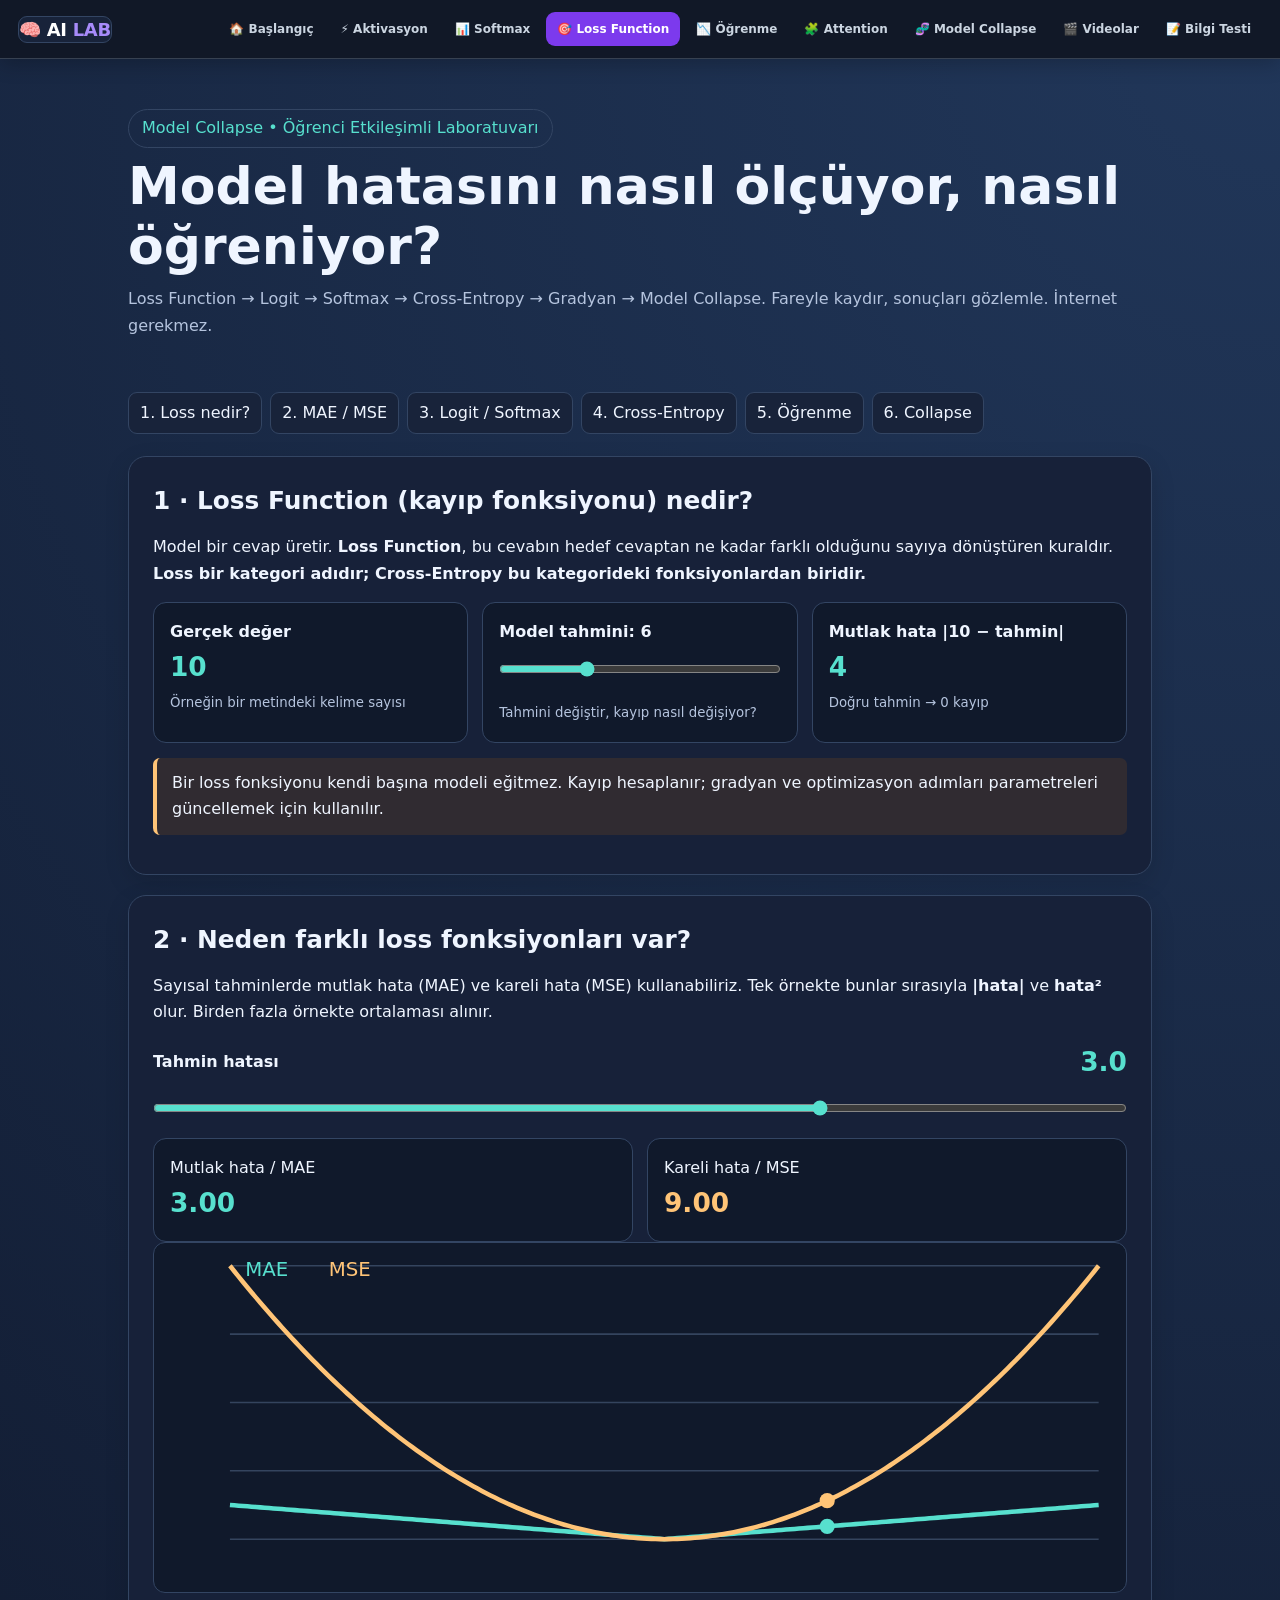
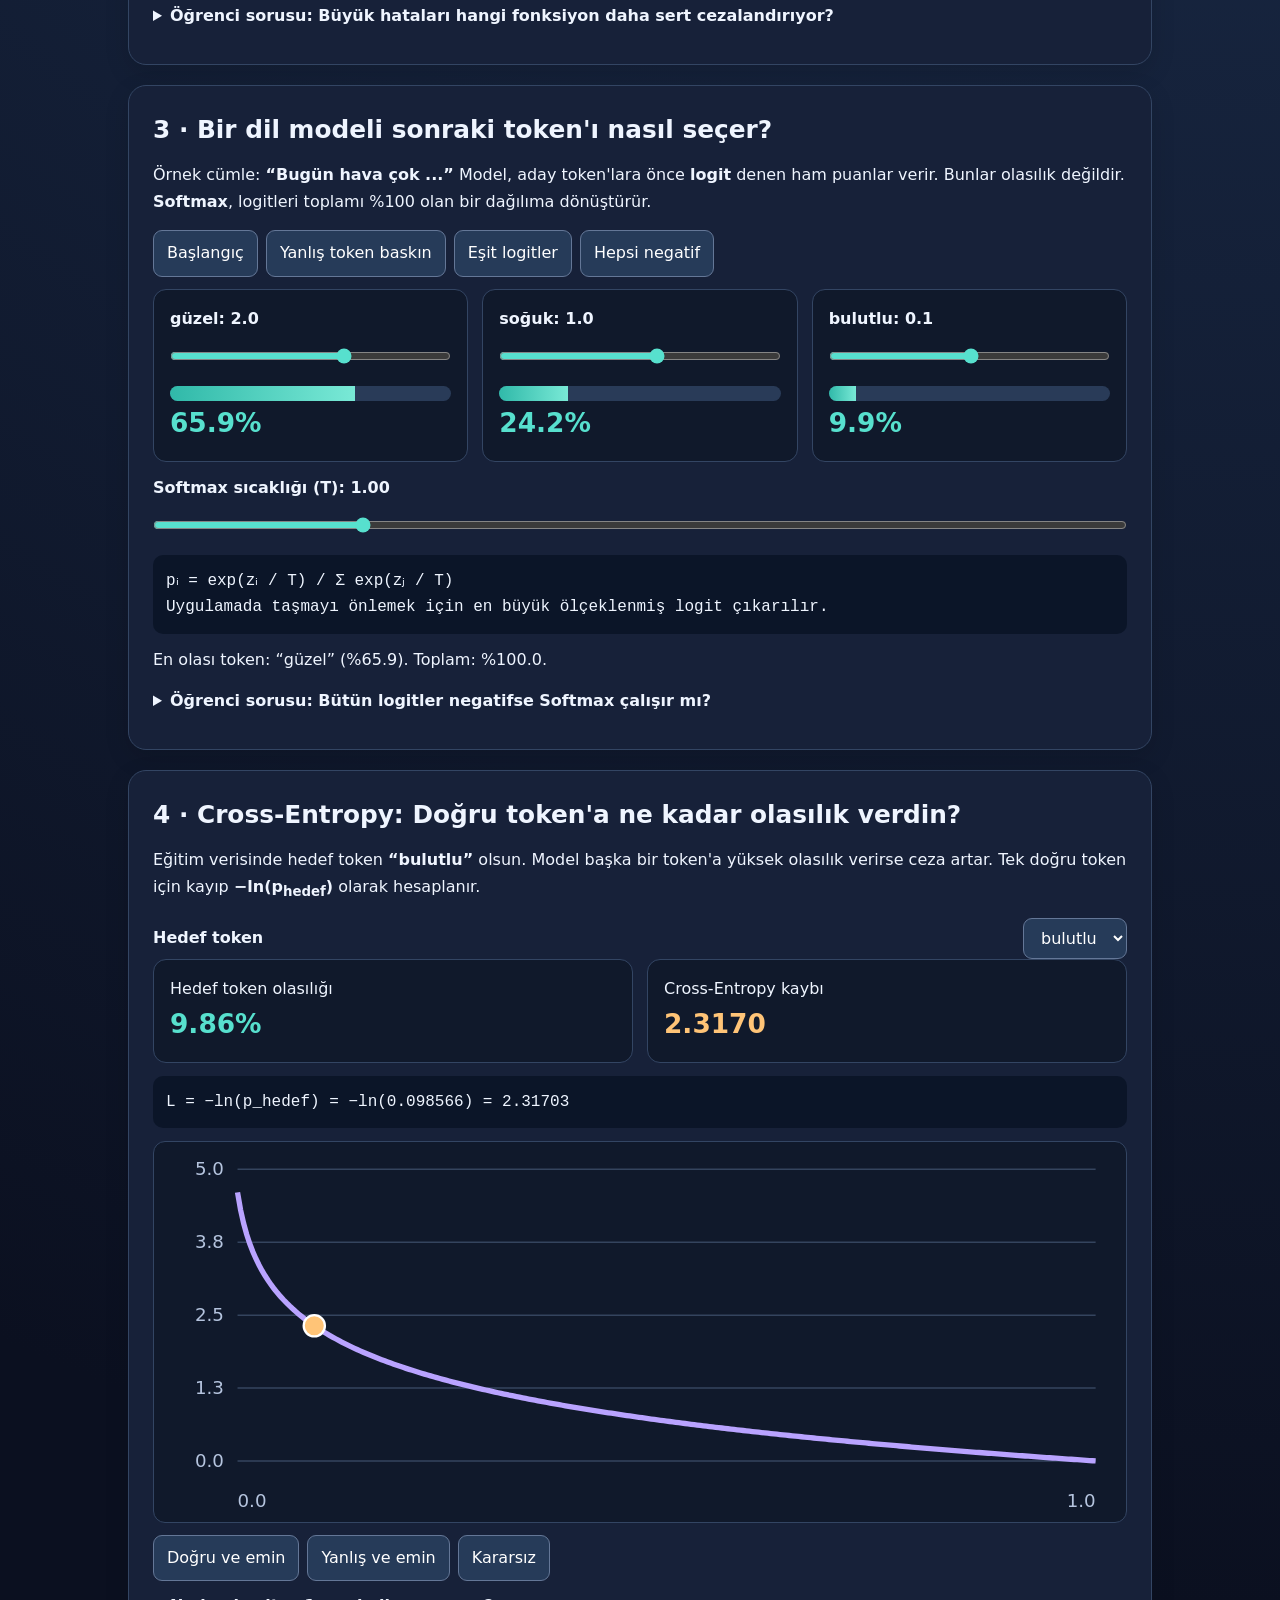
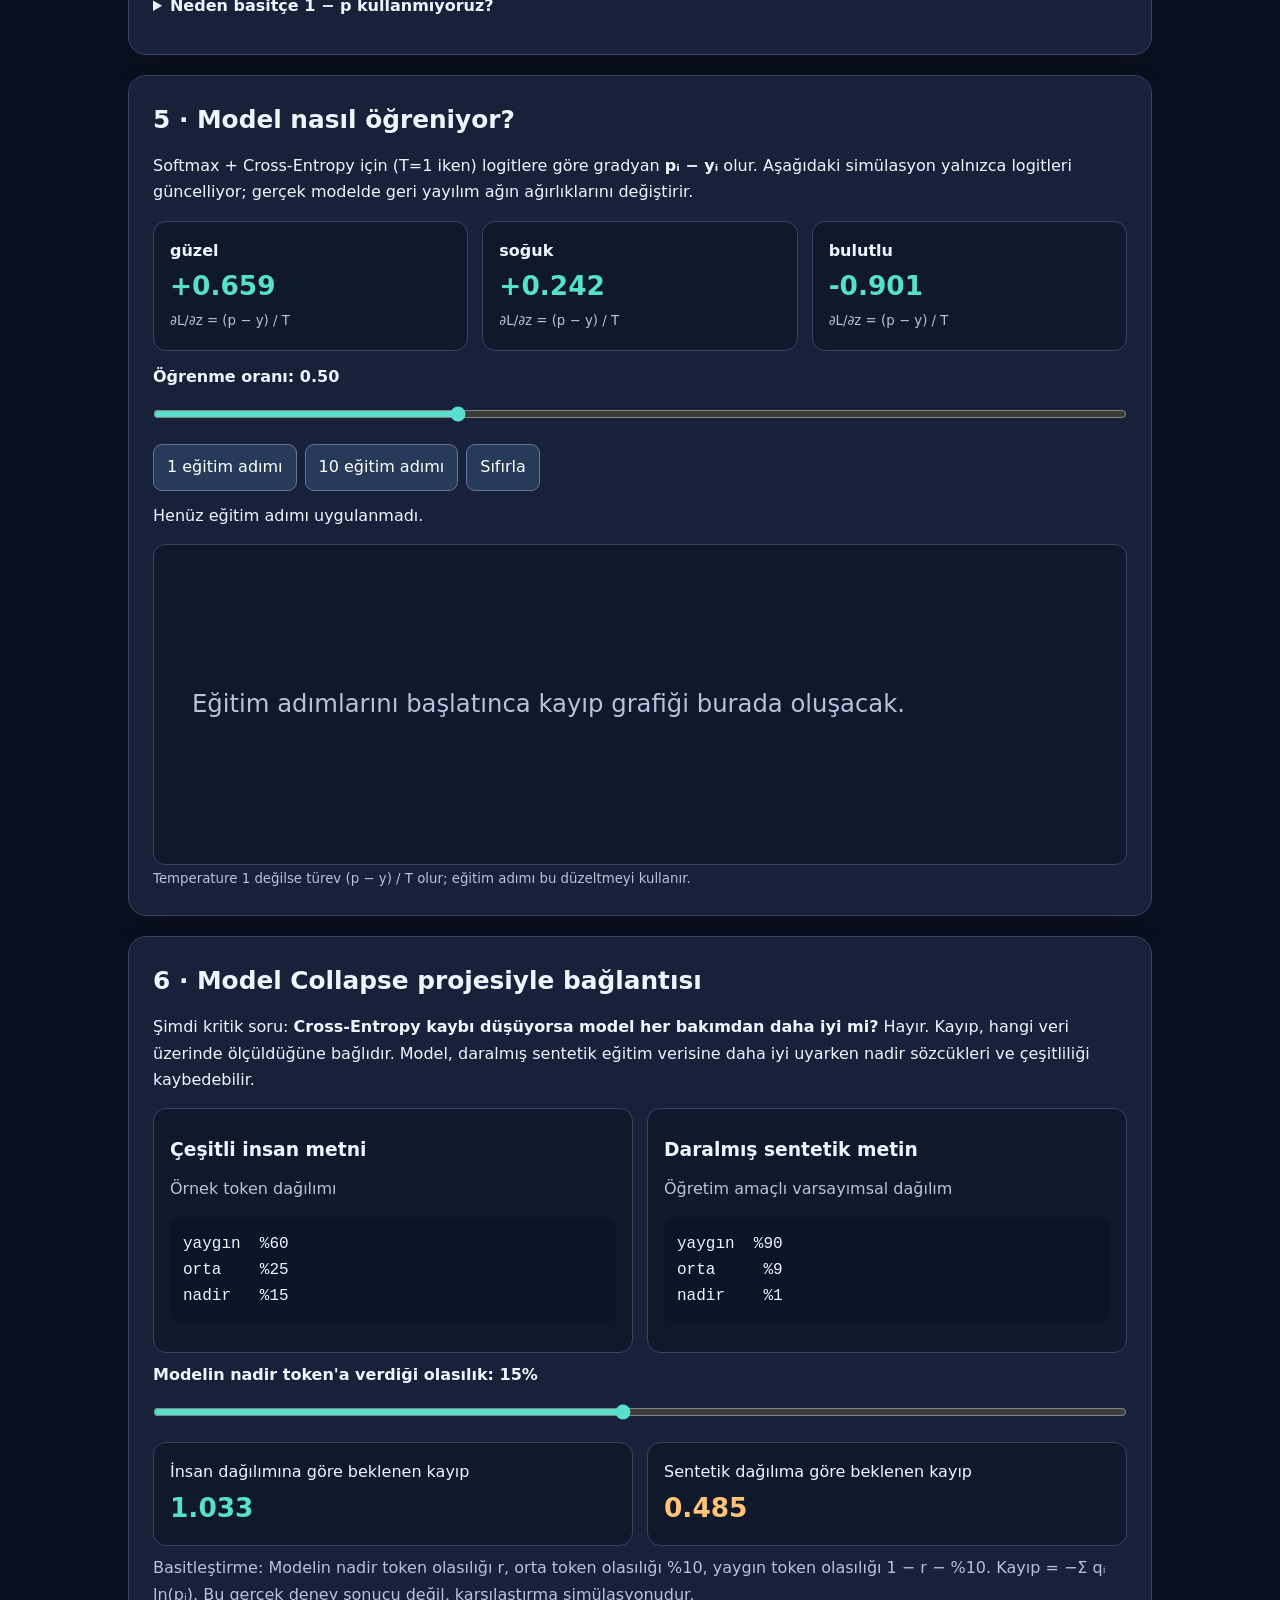
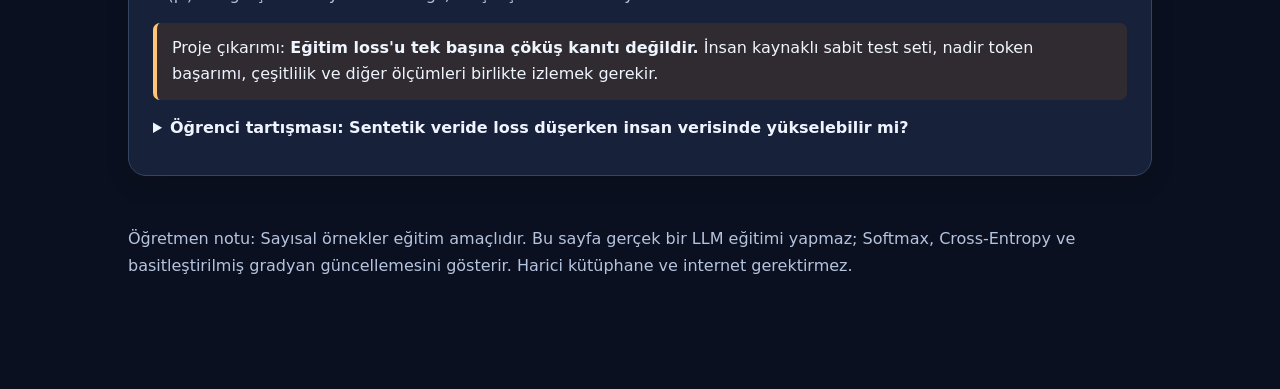
<file: model_collapse_loss_softmax.html>
<!DOCTYPE html>

<html lang="tr">
<head>
<meta charset="utf-8"/>
<meta content="width=device-width, initial-scale=1" name="viewport"/>
<title>Model Collapse | Loss, Logit, Softmax ve Cross-Entropy Laboratuvarı</title>
<style>
    :root {color-scheme:dark;--bg:#0b1020;--panel:#172139;--edge:#334563;--text:#eff5ff;--muted:#b5c4de;--teal:#57e0ce;--amber:#ffc477;--violet:#b9a3ff}
    *{box-sizing:border-box}html{scroll-behavior:smooth}body{margin:0;background:radial-gradient(circle at top right,#21375a,var(--bg) 60%);color:var(--text);font:16px/1.65 system-ui,-apple-system,'Segoe UI',sans-serif}
    main{max-width:1060px;margin:auto;padding:24px 18px 80px}header{padding:26px 0}h1{font-size:clamp(2rem,5vw,3.25rem);line-height:1.17;margin:8px 0}h2{font-size:1.55rem;margin:0 0 12px}h3{margin:10px 0}p{margin:9px 0 15px}.muted,small{color:var(--muted)}.tag{display:inline-block;border:1px solid var(--edge);border-radius:50px;padding:5px 13px;color:var(--teal)}
    nav{display:flex;flex-wrap:wrap;gap:8px;margin:12px 0 22px}nav a{color:var(--text);text-decoration:none;border:1px solid var(--edge);border-radius:9px;padding:7px 11px;background:#18233a}
    section{background:var(--panel);border:1px solid var(--edge);border-radius:18px;padding:24px;margin:20px 0;box-shadow:0 8px 25px #0002}.grid{display:grid;grid-template-columns:repeat(auto-fit,minmax(225px,1fr));gap:14px}.card{padding:16px;background:#10192b;border:1px solid var(--edge);border-radius:13px}.row{display:flex;align-items:center;justify-content:space-between;gap:12px;flex-wrap:wrap}.value{font-size:1.65rem;font-weight:800;color:var(--teal);font-variant-numeric:tabular-nums}.orange{color:var(--amber)}.violet{color:var(--violet)}
    input[type=range]{display:block;width:100%;margin:12px 0 18px;accent-color:var(--teal);cursor:pointer;touch-action:pan-y;height:24px}input[type=range]:focus-visible,button:focus-visible,select:focus-visible{outline:3px solid var(--amber);outline-offset:3px}
    button,select{border:1px solid #647797;border-radius:9px;background:#263b59;color:white;padding:9px 13px;font:inherit;cursor:pointer}button:hover{background:#365479}.buttons{display:flex;flex-wrap:wrap;gap:8px;margin:12px 0}.bar{height:15px;background:#293b58;border-radius:30px;overflow:hidden}.fill{height:100%;background:linear-gradient(90deg,#30b9a9,#79e9d6);transition:width .12s}.formula{font-family:ui-monospace,SFMono-Regular,Consolas,monospace;white-space:pre-wrap;overflow-wrap:anywhere;background:#0b1528;border-radius:10px;padding:13px;margin:13px 0}.chart{width:100%;height:auto;background:#10192b;border:1px solid var(--edge);border-radius:12px;display:block}.note{border-left:4px solid var(--amber);padding:12px 15px;background:#302b31;border-radius:7px;margin:15px 0}.question{border-left:4px solid var(--violet);padding:12px 15px;background:#171c36;border-radius:7px;margin:14px 0}details{margin:10px 0}summary{cursor:pointer;font-weight:650}.control{margin:13px 0}label{font-weight:650}footer{color:var(--muted);padding:30px 0} @media(max-width:600px){section{padding:16px}}
  </style>
<link href="style.css" rel="stylesheet"/>
</head>
<body>
<nav aria-label="AI Lab ana navigasyon" class="ailab-nav">
<div class="ailab-nav-inner">
<a class="ailab-nav-brand" href="index.html">🧠 AI <span>LAB</span></a>
<button aria-controls="ailab-nav-links" aria-expanded="false" aria-label="Menüyü aç veya kapat" class="ailab-nav-toggle" type="button"><span aria-hidden="true" class="ailab-nav-toggle-icon">☰</span><span>Menü</span></button>
<div class="ailab-nav-links" id="ailab-nav-links"><a href="index.html">🏠 Başlangıç</a><a href="aktivasyon.html">⚡ Aktivasyon</a><a href="softmax_crossentropy.html">📊 Softmax</a><a href="model_collapse_loss_softmax.html">🎯 Loss Function</a><a href="gradient_descent_backpropagation.html">📉 Öğrenme</a><a href="attention_token_sampling.html">🧩 Attention</a><a href="model_collapse_entropi_perplexity.html">🧬 Model Collapse</a><a href="gallery.html">🎬 Videolar</a><a href="quiz.html">📝 Bilgi Testi</a></div>
</div>
</nav>
<main>
<header>
<span class="tag">Model Collapse • Öğrenci Etkileşimli Laboratuvarı</span>
<h1>Model hatasını nasıl ölçüyor, nasıl öğreniyor?</h1>
<p class="muted">Loss Function → Logit → Softmax → Cross-Entropy → Gradyan → Model Collapse. Fareyle kaydır, sonuçları gözlemle. İnternet gerekmez.</p>
</header>
<nav aria-label="Bölümler">
<a href="#loss">1. Loss nedir?</a><a href="#metrics">2. MAE / MSE</a><a href="#logits">3. Logit / Softmax</a><a href="#ce">4. Cross-Entropy</a><a href="#learn">5. Öğrenme</a><a href="#collapse">6. Collapse</a>
</nav>
<section id="loss">
<h2>1 · Loss Function (kayıp fonksiyonu) nedir?</h2>
<p>Model bir cevap üretir. <strong>Loss Function</strong>, bu cevabın hedef cevaptan ne kadar farklı olduğunu sayıya dönüştüren kuraldır. <strong>Loss bir kategori adıdır; Cross-Entropy bu kategorideki fonksiyonlardan biridir.</strong></p>
<div class="grid">
<div class="card"><strong>Gerçek değer</strong><div class="value">10</div><small>Örneğin bir metindeki kelime sayısı</small></div>
<div class="card"><label for="prediction">Model tahmini: <output id="predictionOut">6</output></label><input id="prediction" max="20" min="0" step="1" type="range" value="6"/><small>Tahmini değiştir, kayıp nasıl değişiyor?</small></div>
<div class="card"><strong>Mutlak hata |10 − tahmin|</strong><div class="value" id="absoluteLoss">4</div><small>Doğru tahmin → 0 kayıp</small></div>
</div>
<div class="note">Bir loss fonksiyonu kendi başına modeli eğitmez. Kayıp hesaplanır; gradyan ve optimizasyon adımları parametreleri güncellemek için kullanılır.</div>
</section>
<section id="metrics">
<h2>2 · Neden farklı loss fonksiyonları var?</h2>
<p>Sayısal tahminlerde mutlak hata (MAE) ve kareli hata (MSE) kullanabiliriz. Tek örnekte bunlar sırasıyla <strong>|hata|</strong> ve <strong>hata²</strong> olur. Birden fazla örnekte ortalaması alınır.</p>
<div class="row"><label for="error">Tahmin hatası</label><output class="value" id="errorOut">3</output></div>
<input id="error" max="8" min="-8" step="0.5" type="range" value="3"/>
<div class="grid"><div class="card">Mutlak hata / MAE<div class="value" id="maeOut">3</div></div><div class="card">Kareli hata / MSE<div class="value orange" id="mseOut">9</div></div></div>
<svg aria-label="Mutlak hata ve kareli hata eğrileri" class="chart" id="errorChart" role="img" viewbox="0 0 640 230"></svg>
<details><summary>Öğrenci sorusu: Büyük hataları hangi fonksiyon daha sert cezalandırıyor?</summary><p>Kareli hata, hata büyüdükçe daha hızlı artar. Örneğin hata 4 ise mutlak hata 4, kareli hata 16 olur.</p></details>
</section>
<section id="logits">
<h2>3 · Bir dil modeli sonraki token'ı nasıl seçer?</h2>
<p>Örnek cümle: <strong>“Bugün hava çok ...”</strong> Model, aday token'lara önce <strong>logit</strong> denen ham puanlar verir. Bunlar olasılık değildir. <strong>Softmax</strong>, logitleri toplamı %100 olan bir dağılıma dönüştürür.</p>
<div class="buttons"><button id="presetDefault">Başlangıç</button><button id="presetWrong">Yanlış token baskın</button><button id="presetEqual">Eşit logitler</button><button id="presetNegative">Hepsi negatif</button></div>
<div class="grid" id="logitControls">
<div class="card"><label for="z0">güzel: <output id="z0out">2.0</output></label><input id="z0" max="8" min="-8" step="0.1" type="range" value="2"/><div class="bar"><div class="fill" id="bar0"></div></div><div class="value" id="prob0">—</div></div>
<div class="card"><label for="z1">soğuk: <output id="z1out">1.0</output></label><input id="z1" max="8" min="-8" step="0.1" type="range" value="1"/><div class="bar"><div class="fill" id="bar1"></div></div><div class="value" id="prob1">—</div></div>
<div class="card"><label for="z2">bulutlu: <output id="z2out">0.1</output></label><input id="z2" max="8" min="-8" step="0.1" type="range" value="0.1"/><div class="bar"><div class="fill" id="bar2"></div></div><div class="value" id="prob2">—</div></div>
</div>
<div class="control"><label for="temperature">Softmax sıcaklığı (T): <output id="tempOut">1.00</output></label><input id="temperature" max="4" min="0.2" step="0.05" type="range" value="1"/></div>
<div class="formula">pᵢ = exp(zᵢ / T) / Σ exp(zⱼ / T)
Uygulamada taşmayı önlemek için en büyük ölçeklenmiş logit çıkarılır.</div>
<p aria-live="polite" id="softmaxText"></p>
<details><summary>Öğrenci sorusu: Bütün logitler negatifse Softmax çalışır mı?</summary><p>Evet. Üstel fonksiyon her sonlu girdide pozitiftir. Önemli olan logitler arasındaki farktır. Hepsine aynı sayı eklemek olasılıkları değiştirmez.</p></details>
</section>
<section id="ce">
<h2>4 · Cross-Entropy: Doğru token'a ne kadar olasılık verdin?</h2>
<p>Eğitim verisinde hedef token <strong>“bulutlu”</strong> olsun. Model başka bir token'a yüksek olasılık verirse ceza artar. Tek doğru token için kayıp <strong>−ln(p<sub>hedef</sub>)</strong> olarak hesaplanır.</p>
<div class="row"><label for="truth">Hedef token</label><select id="truth"><option value="0">güzel</option><option value="1">soğuk</option><option selected="" value="2">bulutlu</option></select></div>
<div class="grid"><div class="card">Hedef token olasılığı<div class="value" id="targetProb">—</div></div><div class="card">Cross-Entropy kaybı<div class="value orange" id="ceLoss">—</div></div></div>
<div class="formula" id="ceFormula"></div>
<svg aria-label="Cross-Entropy kaybının hedef token olasılığına göre grafiği" class="chart" id="ceChart" role="img" viewbox="0 0 640 250"></svg>
<div class="buttons"><button id="ceRight">Doğru ve emin</button><button id="ceWrong">Yanlış ve emin</button><button id="ceUncertain">Kararsız</button></div>
<details><summary>Neden basitçe 1 − p kullanmıyoruz?</summary><p>−ln(p), doğru token'a çok küçük olasılık verildiğinde çok daha büyük ceza üretir. Ayrıca Softmax ile birleşince logitlere göre türev p − y biçiminde sadeleşir. Bu, eğitim için kullanışlı bir gradyandır.</p></details>
</section>
<section id="learn">
<h2>5 · Model nasıl öğreniyor?</h2>
<p>Softmax + Cross-Entropy için (T=1 iken) logitlere göre gradyan <strong>pᵢ − yᵢ</strong> olur. Aşağıdaki simülasyon yalnızca logitleri güncelliyor; gerçek modelde geri yayılım ağın ağırlıklarını değiştirir.</p>
<div class="grid" id="gradientCards"><div class="card" id="grad0"></div><div class="card" id="grad1"></div><div class="card" id="grad2"></div></div>
<div class="control"><label for="lr">Öğrenme oranı: <output id="lrOut">0.50</output></label><input id="lr" max="1.5" min="0.05" step="0.05" type="range" value="0.5"/></div>
<div class="buttons"><button id="trainOne">1 eğitim adımı</button><button id="trainTen">10 eğitim adımı</button><button id="resetTrain">Sıfırla</button></div>
<p aria-live="polite" id="trainStatus">Henüz eğitim adımı uygulanmadı.</p>
<svg aria-label="Eğitim adımlarına göre kayıp değişimi" class="chart" id="historyChart" role="img" viewbox="0 0 640 210"></svg>
<small>Temperature 1 değilse türev (p − y) / T olur; eğitim adımı bu düzeltmeyi kullanır.</small>
</section>
<section id="collapse">
<h2>6 · Model Collapse projesiyle bağlantısı</h2>
<p>Şimdi kritik soru: <strong>Cross-Entropy kaybı düşüyorsa model her bakımdan daha iyi mi?</strong> Hayır. Kayıp, hangi veri üzerinde ölçüldüğüne bağlıdır. Model, daralmış sentetik eğitim verisine daha iyi uyarken nadir sözcükleri ve çeşitliliği kaybedebilir.</p>
<div class="grid">
<div class="card"><h3>Çeşitli insan metni</h3><p class="muted">Örnek token dağılımı</p><div class="formula">yaygın  %60
orta    %25
nadir   %15</div></div>
<div class="card"><h3>Daralmış sentetik metin</h3><p class="muted">Öğretim amaçlı varsayımsal dağılım</p><div class="formula">yaygın  %90
orta     %9
nadir    %1</div></div>
</div>
<p><label for="rare">Modelin nadir token'a verdiği olasılık: <output id="rareOut">15%</output></label><input id="rare" max="30" min="1" step="1" type="range" value="15"/></p>
<div class="grid"><div class="card">İnsan dağılımına göre beklenen kayıp<div class="value" id="humanLoss">—</div></div><div class="card">Sentetik dağılıma göre beklenen kayıp<div class="value orange" id="syntheticLoss">—</div></div></div>
<p class="muted">Basitleştirme: Modelin nadir token olasılığı r, orta token olasılığı %10, yaygın token olasılığı 1 − r − %10. Kayıp = −Σ qᵢ ln(pᵢ). Bu gerçek deney sonucu değil, karşılaştırma simülasyonudur.</p>
<div class="note">Proje çıkarımı: <strong>Eğitim loss'u tek başına çöküş kanıtı değildir.</strong> İnsan kaynaklı sabit test seti, nadir token başarımı, çeşitlilik ve diğer ölçümleri birlikte izlemek gerekir.</div>
<details><summary>Öğrenci tartışması: Sentetik veride loss düşerken insan verisinde yükselebilir mi?</summary><p>Evet. İki veri dağılımı farklı olduğunda birine uyum artarken diğerine uyum azalabilir. Bunun gerçekten olup olmadığını deney ve bağımsız test verisi gösterir.</p></details>
</section>
<footer>Öğretmen notu: Sayısal örnekler eğitim amaçlıdır. Bu sayfa gerçek bir LLM eğitimi yapmaz; Softmax, Cross-Entropy ve basitleştirilmiş gradyan güncellemesini gösterir. Harici kütüphane ve internet gerektirmez.</footer>
</main>
<script>
  'use strict';
  const $ = id => document.getElementById(id);
  const fmt = (v, digits = 3) => Number(v).toFixed(digits);
  const names = ['güzel', 'soğuk', 'bulutlu'];
  let logits = [2, 1, 0.1];
  let truth = 2;
  let temperature = 1;
  let learningRate = 0.5;
  let history = [];

  function softmax(values, t) {
    const scaled = values.map(v => v / t);
    const max = Math.max(...scaled);
    const exp = scaled.map(v => Math.exp(v - max));
    const total = exp.reduce((sum, v) => sum + v, 0);
    return exp.map(v => v / total);
  }

  function svgLineChart(id, fn, xmin, xmax, ymin, ymax, pointX, color = '#b9a3ff') {
    const width = 640, height = 250, left = 55, right = 20, top = 18, bottom = 40;
    const px = x => left + (x - xmin) / (xmax - xmin) * (width - left - right);
    const py = y => top + (ymax - y) / (ymax - ymin) * (height - top - bottom);
    let markup = '';
    for (let k = 0; k <= 4; k++) {
      const y = ymin + (ymax - ymin) * k / 4;
      markup += `<line x1="${left}" y1="${py(y)}" x2="${width-right}" y2="${py(y)}" stroke="#34445e"/>`;
      markup += `<text x="${left-9}" y="${py(y)+4}" text-anchor="end" fill="#b5c4de" font-size="12">${fmt(y,1)}</text>`;
    }
    let path = '';
    for (let k = 0; k <= 280; k++) {
      const x = xmin + (xmax - xmin) * k / 280;
      const y = Math.max(ymin, Math.min(ymax, fn(x)));
      path += `${k === 0 ? 'M' : 'L'}${px(x).toFixed(2)} ${py(y).toFixed(2)} `;
    }
    markup += `<path d="${path}" fill="none" stroke="${color}" stroke-width="3.5"/>`;
    if (pointX !== null) {
      const pointY = Math.max(ymin, Math.min(ymax, fn(pointX)));
      markup += `<circle cx="${px(pointX)}" cy="${py(pointY)}" r="7" fill="#ffc477" stroke="white" stroke-width="1.5"/>`;
    }
    markup += `<text x="${left}" y="${height-10}" fill="#b5c4de" font-size="12">${fmt(xmin,1)}</text><text x="${width-right}" y="${height-10}" text-anchor="end" fill="#b5c4de" font-size="12">${fmt(xmax,1)}</text>`;
    $(id).innerHTML = markup;
  }

  function renderBasics() {
    const prediction = Number($('prediction').value);
    $('predictionOut').textContent = prediction;
    $('absoluteLoss').textContent = Math.abs(10 - prediction);
    const error = Number($('error').value);
    $('errorOut').textContent = fmt(error,1);
    $('maeOut').textContent = fmt(Math.abs(error),2);
    $('mseOut').textContent = fmt(error * error,2);
    const w=640,h=230,l=50,r=18,t=15,b=35;
    const px=x=>l+(x+8)/16*(w-l-r),py=y=>h-b-y/64*(h-t-b);
    let svg='';
    for(let v=0;v<=64;v+=16) svg+=`<line x1="${l}" y1="${py(v)}" x2="${w-r}" y2="${py(v)}" stroke="#34445e"/>`;
    for(const [fn,color] of [[x=>Math.abs(x),'#57e0ce'],[x=>x*x,'#ffc477']]){
      let d='';for(let i=0;i<=200;i++){const x=-8+i*16/200;d+=`${i?'L':'M'}${px(x)} ${py(fn(x))} `;}
      svg+=`<path d="${d}" fill="none" stroke="${color}" stroke-width="3"/>`;
      svg+=`<circle cx="${px(error)}" cy="${py(fn(error))}" r="5" fill="${color}"/>`;
    }
    svg+='<text x="60" y="22" fill="#57e0ce" font-size="13">MAE</text><text x="115" y="22" fill="#ffc477" font-size="13">MSE</text>';
    $('errorChart').innerHTML=svg;
  }

  function renderModel() {
    const p = softmax(logits, temperature);
    for (let i = 0; i < 3; i++) {
      $('z'+i+'out').textContent = fmt(logits[i],1);
      $('prob'+i).textContent = fmt(p[i]*100,1)+'%';
      $('bar'+i).style.width = (p[i]*100)+'%';
      // Slider elements are NOT rebuilt. Dragging remains uninterrupted.
      if (document.activeElement !== $('z'+i)) $('z'+i).value = logits[i];
      const g = (p[i]-(i===truth?1:0))/temperature;
      $('grad'+i).innerHTML = `<strong>${names[i]}</strong><div class="value">${g>=0?'+':''}${fmt(g,3)}</div><small>∂L/∂z = (p − y) / T</small>`;
    }
    $('tempOut').textContent=fmt(temperature,2);
    $('lrOut').textContent=fmt(learningRate,2);
    const best=p.indexOf(Math.max(...p));
    $('softmaxText').textContent=`En olası token: “${names[best]}” (%${fmt(p[best]*100,1)}). Toplam: %${fmt(p.reduce((a,b)=>a+b,0)*100,1)}.`;
    const targetP=Math.max(Number.MIN_VALUE,p[truth]);
    const loss=-Math.log(targetP);
    $('targetProb').textContent=fmt(targetP*100,2)+'%';
    $('ceLoss').textContent=fmt(loss,4);
    $('ceFormula').textContent=`L = −ln(p_hedef) = −ln(${fmt(targetP,6)}) = ${fmt(loss,5)}`;
    svgLineChart('ceChart',x=>-Math.log(Math.max(x,0.000001)),0.01,1,0,5,targetP);
    renderHistory();
  }

  function setPreset(values) {
    logits=[...values]; history=[];
    for(let i=0;i<3;i++) $('z'+i).value=logits[i];
    $('trainStatus').textContent='Yeni senaryo yüklendi.';
    renderModel();
  }

  function trainingStep() {
    const p=softmax(logits,temperature);
    const loss=-Math.log(Math.max(p[truth],Number.MIN_VALUE));
    if(history.length===0) history.push(loss);
    logits=logits.map((z,i)=>z-learningRate*(p[i]-(i===truth?1:0))/temperature);
    const next=softmax(logits,temperature);
    history.push(-Math.log(Math.max(next[truth],Number.MIN_VALUE)));
  }

  function renderHistory() {
    const svg=$('historyChart');
    if(history.length<2){svg.innerHTML='<text x="25" y="110" fill="#b5c4de" font-size="16">Eğitim adımlarını başlatınca kayıp grafiği burada oluşacak.</text>';return;}
    const max=Math.max(0.2,...history)*1.1;
    const pts=history.map((v,i)=>`${45+i/(history.length-1)*570},${180-v/max*145}`).join(' ');
    svg.innerHTML=`<line x1="45" y1="180" x2="620" y2="180" stroke="#60718d"/><polyline points="${pts}" fill="none" stroke="#57e0ce" stroke-width="3" stroke-linejoin="round"/><text x="45" y="200" fill="#b5c4de" font-size="12">0. adım</text><text x="620" y="200" text-anchor="end" fill="#b5c4de" font-size="12">${history.length-1}. adım</text><text x="50" y="20" fill="#b5c4de" font-size="12">Loss</text>`;
  }

  function renderCollapse() {
    const r=Number($('rare').value)/100;
    const model=[0.9-r,0.1,r];
    const human=[0.6,0.25,0.15],synthetic=[0.9,0.09,0.01];
    const ce=q=>-q.reduce((sum,v,i)=>sum+v*Math.log(model[i]),0);
    $('rareOut').textContent=Math.round(r*100)+'%';
    $('humanLoss').textContent=fmt(ce(human),3);
    $('syntheticLoss').textContent=fmt(ce(synthetic),3);
  }

  $('prediction').addEventListener('input',renderBasics);
  $('error').addEventListener('input',renderBasics);
  for(let i=0;i<3;i++) $('z'+i).addEventListener('input',event=>{logits[i]=Number(event.target.value);history=[];renderModel();});
  $('temperature').addEventListener('input',event=>{temperature=Number(event.target.value);history=[];renderModel();});
  $('truth').addEventListener('change',event=>{truth=Number(event.target.value);history=[];renderModel();});
  $('lr').addEventListener('input',event=>{learningRate=Number(event.target.value);renderModel();});
  $('rare').addEventListener('input',renderCollapse);
  $('presetDefault').addEventListener('click',()=>setPreset([2,1,0.1]));
  $('presetWrong').addEventListener('click',()=>setPreset([5,-1,-3]));
  $('presetEqual').addEventListener('click',()=>setPreset([1,1,1]));
  $('presetNegative').addEventListener('click',()=>setPreset([-2,-3,-4]));
  $('ceRight').addEventListener('click',()=>{const v=[-2,-2,-2];v[truth]=5;setPreset(v);});
  $('ceWrong').addEventListener('click',()=>{const v=[-2,-2,-2];v[(truth+1)%3]=5;setPreset(v);});
  $('ceUncertain').addEventListener('click',()=>setPreset([0,0,0]));
  $('trainOne').addEventListener('click',()=>{trainingStep();renderModel();$('trainStatus').textContent=`${history.length-1} eğitim adımı. Son kayıp: ${fmt(history.at(-1),4)}`;});
  $('trainTen').addEventListener('click',()=>{for(let i=0;i<10;i++)trainingStep();renderModel();$('trainStatus').textContent=`${history.length-1} eğitim adımı. Son kayıp: ${fmt(history.at(-1),4)}`;});
  $('resetTrain').addEventListener('click',()=>setPreset([2,1,0.1]));
  renderBasics();renderModel();renderCollapse();
</script>
<script src="nav.js"></script>
</body>
</html>
</file>
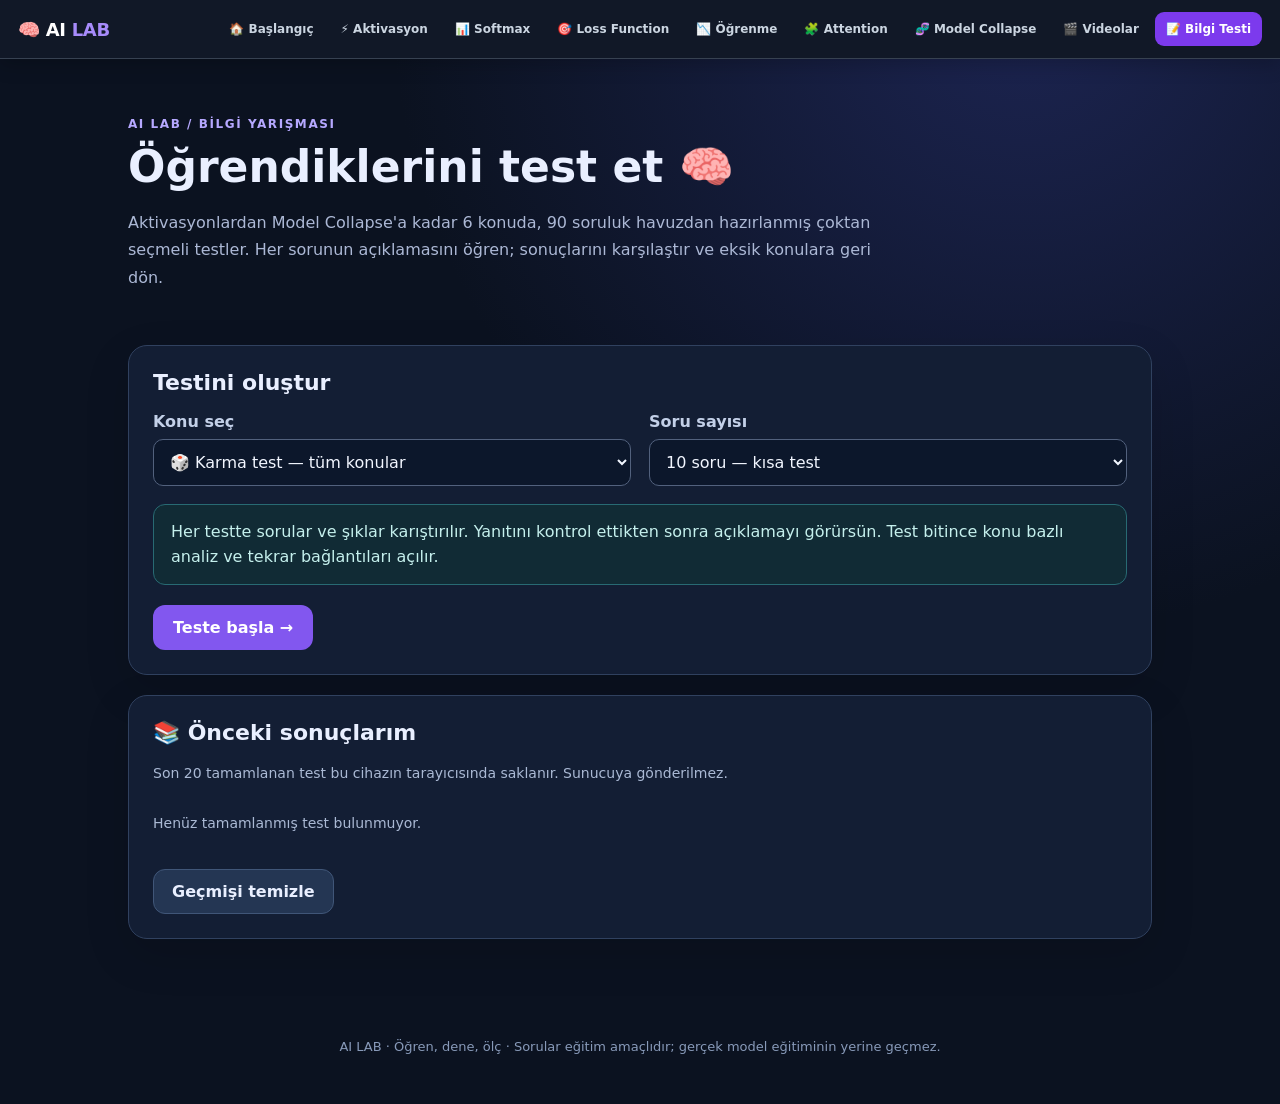
<file: quiz.html>
<!DOCTYPE html>

<html lang="tr">
<head>
<meta charset="utf-8"/>
<meta content="width=device-width,initial-scale=1" name="viewport"/>
<title>AI Lab | Bilgi Yarışması</title>
<link href="style.css" rel="stylesheet"/>
<style>
:root{color-scheme:dark;font-family:system-ui,-apple-system,Segoe UI,sans-serif;background:#0b1220;color:#e9efff}*{box-sizing:border-box}body{margin:0;background:radial-gradient(circle at 80% 0,#1c2451 0,transparent 42%),#0b1220;min-height:100vh}button,select{font:inherit}button{cursor:pointer}button:disabled{opacity:.45;cursor:not-allowed}.wrap{max-width:1060px;margin:0 auto;padding:30px 18px 70px}.hero{padding:28px 0 18px}.eyebrow{color:#b6a8ff;font-size:12px;font-weight:800;letter-spacing:.13em;text-transform:uppercase}.hero h1{font-size:clamp(28px,5vw,44px);margin:10px 0}.hero p{color:#acb8d5;line-height:1.7;max-width:750px}.panel{background:#131e34;border:1px solid #30415f;border-radius:19px;padding:24px;margin-top:20px;box-shadow:0 16px 45px #0002}.panel h2{margin:0 0 17px;font-size:22px}.config{display:grid;grid-template-columns:repeat(2,minmax(0,1fr));gap:18px}.field label{display:block;margin:0 0 8px;color:#c3d0e8;font-weight:700}.field select{width:100%;background:#0c172b;color:#f2f6ff;border:1px solid #52617d;border-radius:10px;padding:12px}.primary{background:#8257ef;color:white;border:0;border-radius:12px;padding:13px 20px;font-weight:800}.primary:hover{background:#946df6}.secondary{background:#243653;color:#e9efff;border:1px solid #405678;border-radius:12px;padding:12px 18px;font-weight:700}.secondary:hover{background:#324765}.actions{display:flex;flex-wrap:wrap;gap:10px;margin-top:20px}.subtle{color:#aab9d4;font-size:14px;line-height:1.6}.statline{display:flex;justify-content:space-between;gap:12px;flex-wrap:wrap;color:#c4d2ee;font-size:14px;font-weight:700}.track{height:9px;border-radius:99px;background:#273755;overflow:hidden;margin:16px 0 25px}.fill{height:100%;width:0;background:linear-gradient(90deg,#7c3aed,#22c1b4);transition:width .2s}.question{font-size:clamp(20px,3vw,27px);line-height:1.4;font-weight:800;margin:0 0 22px}.choices{display:grid;gap:11px}.choice{display:flex;gap:12px;align-items:flex-start;width:100%;text-align:left;background:#101b31;border:1px solid #394c6b;color:#eaf1ff;border-radius:12px;padding:16px;line-height:1.5;transition:border-color .15s,background .15s}.choice:hover:not(:disabled){border-color:#a78bfa;background:#1d2946}.choice.selected{border-color:#a78bfa;background:#292344}.choice.correct{border-color:#3ad8a4;background:#123c37}.choice.wrong{border-color:#ff7b89;background:#4a2230}.choice .letter{background:#283956;min-width:29px;height:29px;display:grid;place-items:center;border-radius:7px;font-weight:800}.choice:disabled{opacity:1;cursor:default}.feedback{padding:16px;border-radius:12px;background:#1b2c47;border:1px solid #456082;margin-top:17px;line-height:1.7}.feedback strong{display:block;margin-bottom:6px}.score{font-size:clamp(36px,8vw,64px);font-weight:900;color:#b8a4ff;margin:0}.results{display:grid;grid-template-columns:repeat(3,minmax(0,1fr));gap:12px;margin:16px 0}.resultbox{background:#0d182b;padding:16px;border-radius:12px;border:1px solid #2d405d}.resultbox strong{display:block;font-size:24px}.resultbox span{color:#b5c3de;font-size:13px}.topicrow{display:grid;grid-template-columns:minmax(120px,1fr) 2fr 60px;align-items:center;gap:12px;margin:14px 0}.topicbar{height:12px;background:#273a57;border-radius:20px;overflow:hidden}.topicbar div{height:100%;border-radius:20px;background:#3bd4a1}.review{padding:14px 0;border-top:1px solid #30405b}.review p{margin:6px 0;color:#bdcbe3;line-height:1.5}.review a,.study a{color:#c1afff}.study{padding:13px 0;border-bottom:1px solid #2b3b57}.hidden{display:none!important}.small{font-size:13px}.history{display:grid;gap:10px}.history-item{display:flex;justify-content:space-between;gap:10px;padding:12px;border:1px solid #2d405d;border-radius:10px;color:#c5d3eb}.note{background:#112b35;border:1px solid #286a73;border-radius:12px;padding:14px 17px;color:#c5f0ed;margin-top:18px;line-height:1.6}footer{color:#889ab9;text-align:center;padding:30px 12px 50px;font-size:13px}@media(max-width:640px){.wrap{padding:18px 12px 50px}.panel{padding:18px 14px;border-radius:15px}.config{grid-template-columns:1fr}.results{grid-template-columns:1fr 1fr}.topicrow{grid-template-columns:1fr 75px}.topicbar{grid-column:1/-1;grid-row:2}.choice{padding:13px}.history-item{flex-direction:column}.actions button{flex:1}.hero{padding:10px 0}}@media(prefers-reduced-motion:reduce){.fill,.choice{transition:none}}
</style>
</head>
<body>
<nav aria-label="AI Lab ana navigasyon" class="ailab-nav">
<div class="ailab-nav-inner">
<a class="ailab-nav-brand" href="index.html">🧠 AI <span>LAB</span></a>
<button aria-controls="ailab-nav-links" aria-expanded="false" aria-label="Menüyü aç veya kapat" class="ailab-nav-toggle" type="button"><span aria-hidden="true" class="ailab-nav-toggle-icon">☰</span><span>Menü</span></button>
<div class="ailab-nav-links" id="ailab-nav-links"><a href="index.html">🏠 Başlangıç</a><a href="aktivasyon.html">⚡ Aktivasyon</a><a href="softmax_crossentropy.html">📊 Softmax</a><a href="model_collapse_loss_softmax.html">🎯 Loss Function</a><a href="gradient_descent_backpropagation.html">📉 Öğrenme</a><a href="attention_token_sampling.html">🧩 Attention</a><a href="model_collapse_entropi_perplexity.html">🧬 Model Collapse</a><a href="gallery.html">🎬 Videolar</a><a href="quiz.html">📝 Bilgi Testi</a></div>
</div>
</nav>
<main class="wrap">
<section class="hero"><div class="eyebrow">AI LAB / BİLGİ YARIŞMASI</div><h1>Öğrendiklerini test et 🧠</h1><p>Aktivasyonlardan Model Collapse'a kadar 6 konuda, 90 soruluk havuzdan hazırlanmış çoktan seçmeli testler. Her sorunun açıklamasını öğren; sonuçlarını karşılaştır ve eksik konulara geri dön.</p></section>
<section class="panel" id="setup"><h2>Testini oluştur</h2><div class="config"><div class="field"><label for="topic">Konu seç</label><select id="topic"><option value="all">🎲 Karma test — tüm konular</option><option value="aktivasyon">⚡ Aktivasyon ve ReLU</option><option value="loss">🎯 Loss, Softmax ve Cross-Entropy</option><option value="gradient">📉 Gradient Descent ve Backpropagation</option><option value="attention">🧩 Attention ve Transformer</option><option value="sampling">🎲 Token Sampling</option><option value="collapse">🧬 Model Collapse ve Perplexity</option></select></div><div class="field"><label for="count">Soru sayısı</label><select id="count"><option value="10">10 soru — kısa test</option><option value="20">20 soru — kapsamlı test</option></select></div></div><div class="note">Her testte sorular ve şıklar karıştırılır. Yanıtını kontrol ettikten sonra açıklamayı görürsün. Test bitince konu bazlı analiz ve tekrar bağlantıları açılır.</div><div class="actions"><button class="primary" id="start">Teste başla →</button></div></section>
<section aria-live="polite" class="panel hidden" id="exam"><div class="statline"><span id="progress-label">Soru 1 / 10</span><span id="topic-label">Aktivasyon</span><span id="score-label">0 doğru</span></div><div class="track"><div class="fill" id="progress-fill"></div></div><h2 class="question" id="question"></h2><div class="choices" id="choices"></div><div class="feedback hidden" id="feedback" role="status"></div><div class="actions"><button class="primary" disabled="" id="check">Cevabı kontrol et</button><button class="primary hidden" id="next">Sonraki soru →</button><button class="secondary" id="abort">Testten çık</button></div></section>
<section class="panel hidden" id="finish"><div class="eyebrow">TEST TAMAMLANDI</div><h2>Sonuç raporun</h2><p class="score" id="final-score">0%</p><div class="results"><div class="resultbox"><strong id="correct-num">0</strong><span>Doğru</span></div><div class="resultbox"><strong id="wrong-num">0</strong><span>Yanlış</span></div><div class="resultbox"><strong id="total-num">0</strong><span>Toplam soru</span></div></div><h3>Konu başarı haritası</h3><div id="topic-results"></div><h3>Tekrar çalışılabilecek laboratuvarlar</h3><div id="study-links"></div><h3>Yanlış cevapların ve açıklamaları</h3><div id="reviews"></div><div class="actions"><button class="primary" id="restart">Yeni test çöz</button></div></section>
<section class="panel"><h2>📚 Önceki sonuçlarım</h2><p class="subtle">Son 20 tamamlanan test bu cihazın tarayıcısında saklanır. Sunucuya gönderilmez.</p><div class="history" id="history"></div><div class="actions"><button class="secondary" id="clear-history">Geçmişi temizle</button></div></section>
</main><footer>AI LAB · Öğren, dene, ölç · Sorular eğitim amaçlıdır; gerçek model eğitiminin yerine geçmez.</footer>
<script defer="" src="nav.js"></script>
<script>
const BANK=[{"id":"aktivasyon-1","category":"aktivasyon","q":"Bir nöronda aktivasyon fonksiyonunun temel rolü nedir?","options":["Öğrenme hızını belirlemek","Ağa doğrusal olmayan davranış kazandırmak","Veri kümesini bölmek","Kayıp fonksiyonunu sıfırlamak"],"answer":1,"explanation":"Aktivasyonlar, katmanların yalnızca tek bir doğrusal dönüşüme indirgenmesini önler."},{"id":"aktivasyon-2","category":"aktivasyon","q":"ReLU(-3) kaçtır?","options":["-3","3","0","1"],"answer":2,"explanation":"ReLU(x)=max(0,x); negatif girişler sıfırlanır."},{"id":"aktivasyon-3","category":"aktivasyon","q":"ReLU(4) kaçtır?","options":["0","1","16","4"],"answer":3,"explanation":"Pozitif girişlerde ReLU değeri değiştirmez."},{"id":"aktivasyon-4","category":"aktivasyon","q":"Aktivasyon olmadan art arda iki doğrusal katman neye eşdeğerdir?","options":["Tek bir doğrusal/afin dönüşüme","İki bağımsız sınıflandırıcıya","Her zaman sinüs fonksiyonuna","Rastgele bir dağılıma"],"answer":0,"explanation":"Afin dönüşümlerin bileşkesi yine afin dönüşümdür."},{"id":"aktivasyon-5","category":"aktivasyon","q":"ReLU(x-2) hangi x değerinden sonra pozitif olur?","options":["x>0","x>1","x>2","x<2"],"answer":2,"explanation":"x-2 ancak x>2 olduğunda pozitiftir."},{"id":"aktivasyon-6","category":"aktivasyon","q":"f(x)=ReLU(x)-2ReLU(x-2) için x=3 değeri kaçtır?","options":["1","3","5","-1"],"answer":0,"explanation":"ReLU(3)=3 ve ReLU(1)=1; 3-2=1."},{"id":"aktivasyon-7","category":"aktivasyon","q":"Bir ReLU nöronunun çıktısı hangi değerleri alabilir?","options":["Yalnızca negatif","Sıfır veya pozitif","Yalnızca 0 ve 1","Her zaman 1"],"answer":1,"explanation":"ReLU negatif girdileri sıfırlar, pozitifleri geçirir."},{"id":"aktivasyon-8","category":"aktivasyon","q":"ReLU çıkışları negatif değilken ağın son çıktısı nasıl negatif olabilir?","options":["Negatif çıkış ağırlıklarıyla","Softmax nedeniyle","Sadece dropout ile","Mümkün değildir"],"answer":0,"explanation":"ReLU çıktılarının ağırlıklı toplamında negatif ağırlıklar bulunabilir."},{"id":"aktivasyon-9","category":"aktivasyon","q":"Sigmoid aktivasyonunun çıktı aralığı hangisidir?","options":["(-∞,+∞)","[-1,1]","(0,1)","[0,+∞)"],"answer":2,"explanation":"Sigmoid sonlu girişlerde 0 ile 1 arasında değer üretir."},{"id":"aktivasyon-10","category":"aktivasyon","q":"ReLU için x<0 bölgesinde türev genellikle kaçtır?","options":["1","0","-1","x"],"answer":1,"explanation":"ReLU negatif bölgede sabit sıfırdır; türevi de sıfırdır."},{"id":"aktivasyon-11","category":"aktivasyon","q":"Ölü ReLU problemi neyi anlatır?","options":["Nöronun sürekli sıfır üretip gradyan alamaması","Verinin silinmesi","Modelin çok fazla sınıf üretmesi","Softmax değerlerinin toplamının 1 olması"],"answer":0,"explanation":"Negatif bölgede kalan ReLU nöronları güncellemeye katkı vermeyebilir."},{"id":"aktivasyon-12","category":"aktivasyon","q":"Leaky ReLU, standart ReLU’dan nasıl ayrılır?","options":["Pozitifleri sıfırlar","Tüm çıktıları 1 yapar","Negatif girişlere küçük bir eğim verir","Yalnızca olasılık üretir"],"answer":2,"explanation":"Leaky ReLU negatif tarafta sıfır olmayan küçük bir eğim kullanır."},{"id":"aktivasyon-13","category":"aktivasyon","q":"Bir nöronun bias değeri değişirse ReLU kırılma noktası ne olur?","options":["Değişebilir","Her zaman sıfırda kalır","Silinir","Yalnızca yüksekliği artar"],"answer":0,"explanation":"wx+b=0 eşitliği kırılma noktasını belirler."},{"id":"aktivasyon-14","category":"aktivasyon","q":"ReLU ağları eğriyi nasıl yaklaşık temsil edebilir?","options":["Tek bir sabit üreterek","Birden fazla parçalı doğrusal bileşeni birleştirerek","Veriyi rastgele sıralayarak","Tüm ağırlıkları sıfırlayarak"],"answer":1,"explanation":"Çok sayıda ReLU kırılma noktası birlikte karmaşık fonksiyonları yaklaşıklar."},{"id":"aktivasyon-15","category":"aktivasyon","q":"Aktivasyon fonksiyonları için hangisi doğrudur?","options":["Hepsi olasılık üretir","Hepsi türevsizdir","Farklı görevlerde farklı aktivasyonlar seçilebilir","Hepsi doğrusal olmak zorundadır"],"answer":2,"explanation":"Gizli katmanlarda ReLU, çıktı katmanlarında sigmoid/softmax gibi seçimler yapılabilir."},{"id":"loss-1","category":"loss","q":"Loss function neyi ölçer?","options":["Modelin hata/uyumsuzluğunu","GPU sıcaklığını","Katman sayısını","Token uzunluğunu"],"answer":0,"explanation":"Kayıp fonksiyonu tahmin ile hedef arasındaki uyumsuzluğu sayısallaştırır."},{"id":"loss-2","category":"loss","q":"Gerçek değer 10, tahmin 7 ise mutlak hata kaçtır?","options":["-3","3","17","49"],"answer":1,"explanation":"Mutlak hata |10-7|=3 olur."},{"id":"loss-3","category":"loss","q":"Gerçek değer 10, tahmin 7 ise kare hata kaçtır?","options":["3","6","9","49"],"answer":2,"explanation":"Kare hata (10-7)²=9 olur."},{"id":"loss-4","category":"loss","q":"MAE neyin kısaltmasıdır?","options":["Mean Absolute Error","Model Activation Estimate","Maximum Accuracy Error","Mean Attention Entropy"],"answer":0,"explanation":"MAE ortalama mutlak hatadır."},{"id":"loss-5","category":"loss","q":"MSE büyük hataları neden daha güçlü cezalandırır?","options":["Hataları karelediği için","Hataları sildiği için","Logitleri normalize ettiği için","Sadece doğru tahminleri saydığı için"],"answer":0,"explanation":"Karesi alınan hata büyüdükçe ceza daha hızlı artar."},{"id":"loss-6","category":"loss","q":"Cross-Entropy en sık hangi tür görevde kullanılır?","options":["Sınıflandırma ve token olasılığı tahmini","Sadece görüntü boyutlandırma","Dosya sıkıştırma","Ağ gecikmesi ölçme"],"answer":0,"explanation":"Sınıf veya token olasılık dağılımlarını hedeflerle karşılaştırır."},{"id":"loss-7","category":"loss","q":"Gerçek tokena atanan olasılık 1’e yaklaştığında -ln(p) ne olur?","options":["Sonsuza gider","Sıfıra yaklaşır","Sabit 1 kalır","Negatif sonsuza gider"],"answer":1,"explanation":"-ln(1)=0; doğru tokena yüksek olasılık düşük kayıp verir."},{"id":"loss-8","category":"loss","q":"Doğru tokenın olasılığı 0,1 ise -ln(p) yaklaşık kaçtır?","options":["0,105","0,693","2,303","10"],"answer":2,"explanation":"-ln(0,1)≈2,303."},{"id":"loss-9","category":"loss","q":"Softmax çıktılarının toplamı kaçtır?","options":["0","1","Sınıf sayısı","Logit toplamı"],"answer":1,"explanation":"Softmax bir olasılık dağılımı oluşturur ve toplamı 1’dir."},{"id":"loss-10","category":"loss","q":"Logit nedir?","options":["Normalize edilmemiş ham model puanı","Mutlaka yüzde cinsinden olasılık","Eğitim örneği sayısı","Gerçek etiket"],"answer":0,"explanation":"Logitler softmax öncesi ham skorlardır."},{"id":"loss-11","category":"loss","q":"Logitler [2,2] ise softmax olasılıkları nedir?","options":["[1,1]","[0,5;0,5]","[2,2]","[0,2;0,8]"],"answer":1,"explanation":"Eşit logitler eşit olasılık üretir."},{"id":"loss-12","category":"loss","q":"Cross-Entropy ile perplexity arasındaki ilişki nedir?","options":["PPL=exp(CE)","PPL=CE²","PPL=1-CE","PPL=CE/2"],"answer":0,"explanation":"Doğal logaritmalı token başına ortalama CE için perplexity exp(CE) olur."},{"id":"loss-13","category":"loss","q":"Cross-Entropy hangi tahmini daha çok cezalandırır?","options":["Doğru sınıfa %90 veren","Doğru sınıfa %50 veren","Doğru sınıfa %1 veren","Doğru sınıfa %99 veren"],"answer":2,"explanation":"Gerçek sınıfa çok düşük olasılık vermek yüksek negatif log-kayıp doğurur."},{"id":"loss-14","category":"loss","q":"Eğitim kaybının düşük olması tek başına neyi garanti etmez?","options":["Eğitim verisine uyumu","Görülmemiş veride iyi genellemeyi","Gradyan hesabı yapılmasını","Parametre güncellenmesini"],"answer":1,"explanation":"Eğitim kaybı düşükken aşırı uyum ve dağılım kayması yaşanabilir."},{"id":"loss-15","category":"loss","q":"Sınıflandırmada 1-p yerine -ln(p) kullanmanın önemli avantajlarından biri nedir?","options":["Güvenle yanlış tahminleri daha sert cezalandırması","Her durumda sıfır kayıp üretmesi","Olasılık toplamını 2 yapması","Gradyanı kaldırması"],"answer":0,"explanation":"Log loss çok düşük gerçek-sınıf olasılıklarına büyük ceza verir ve olasılıksal tahmin için uygun bir skorlama kuralıdır."},{"id":"gradient-1","category":"gradient","q":"Gradient Descent’in temel amacı nedir?","options":["Kayıp fonksiyonunu azaltacak yönde parametreleri güncellemek","Katmanları silmek","Eğitim verisini çoğaltmak","Tokenleri sıralamak"],"answer":0,"explanation":"Parametreler kaybın gradyanının ters yönünde güncellenir."},{"id":"gradient-2","category":"gradient","q":"Learning rate neyi belirler?","options":["Adım büyüklüğünü","Sınıf sayısını","Veri tipini","Token sözlüğünü"],"answer":0,"explanation":"Öğrenme hızı güncelleme adımının ölçeğidir."},{"id":"gradient-3","category":"gradient","q":"w=2, gradyan=3, lr=0,1 ise yeni w kaçtır?","options":["2,3","1,7","1,9","2,0"],"answer":1,"explanation":"w_yeni=2-0,1×3=1,7."},{"id":"gradient-4","category":"gradient","q":"Learning rate aşırı büyükse ne olabilir?","options":["Kayıp salınabilir veya artabilir","Eğitim her zaman hızlanır","Gradyan sıfırlanır","Veri sayısı azalır"],"answer":0,"explanation":"Büyük adımlar minimumu aşarak kararsızlığa yol açabilir."},{"id":"gradient-5","category":"gradient","q":"Learning rate aşırı küçükse ne beklenir?","options":["Çok yavaş ilerleme","Anında minimum","Her zaman çöküş","Token kaybı sıfır"],"answer":0,"explanation":"Küçük adımlar optimizasyonu yavaşlatabilir."},{"id":"gradient-6","category":"gradient","q":"Backpropagation hangi matematiksel kurala dayanır?","options":["Zincir kuralı","Pisagor teoremi","Bayes dışlama ilkesi","Fourier dönüşümü"],"answer":0,"explanation":"Katmanlar boyunca türevler zincir kuralıyla hesaplanır."},{"id":"gradient-7","category":"gradient","q":"Forward pass sırasında ne hesaplanır?","options":["Tahmin ve ara aktivasyonlar","Ağırlıkların yeni değerleri","Sadece test başarısı","Veri seti lisansı"],"answer":0,"explanation":"İleri yayılım girdiden çıktıya hesaplamadır."},{"id":"gradient-8","category":"gradient","q":"Backward pass sırasında ne hesaplanır?","options":["Parametre gradyanları","Yeni etiketler","Sözlük sıralaması","Görüntü çözünürlüğü"],"answer":0,"explanation":"Geri yayılım kaybın parametrelere göre türevlerini bulur."},{"id":"gradient-9","category":"gradient","q":"Türevin pozitif olduğu bir parametrede gradient descent hangi yöne adım atar?","options":["Pozitif yöne","Negatif yöne","Rastgele","Değişmez"],"answer":1,"explanation":"Güncelleme gradyanın ters yönündedir."},{"id":"gradient-10","category":"gradient","q":"Bir noktada gradyan sıfırsa hangisi kesin söylenebilir?","options":["Global minimumdur","Yerel maksimumdur","Durağan noktadır","Model mükemmeldir"],"answer":2,"explanation":"Sıfır gradyan minimum, maksimum veya eyer noktasında görülebilir."},{"id":"gradient-11","category":"gradient","q":"Mini-batch eğitiminde gradyan ne üzerinden hesaplanır?","options":["Verinin bir alt kümesi","Sadece tek bir sınıf etiketi","Daima tüm veri","Sadece test kümesi"],"answer":0,"explanation":"Mini-batch güncellemeleri eğitim örneklerinin bir alt kümesini kullanır."},{"id":"gradient-12","category":"gradient","q":"Epoch neyi ifade eder?","options":["Eğitim verisinin bir kez işlenmesini","Tek nöronun hesaplanmasını","Bir tokenin silinmesini","Her zaman 100 adımı"],"answer":0,"explanation":"Epoch, eğitim kümesinin bir tam geçişidir."},{"id":"gradient-13","category":"gradient","q":"Optimizer olarak Adam ne yapar?","options":["Uyarlamalı parametre güncellemeleri uygular","Her zaman en iyi sonucu garanti eder","Etiketleri oluşturur","Veriyi tokenize eder"],"answer":0,"explanation":"Adam moment tahminleriyle güncelleme büyüklüklerini uyarlar."},{"id":"gradient-14","category":"gradient","q":"Aşırı uyumu fark etmek için hangi ölçüm daha faydalıdır?","options":["Yalnızca eğitim kaybı","Doğrulama kaybı","Model dosyasının adı","GPU fan hızı"],"answer":1,"explanation":"Doğrulama kaybı görülmeyen örneklerdeki genelleme hakkında ipucu verir."},{"id":"gradient-15","category":"gradient","q":"Gradyan patlaması durumunda ne gözlenebilir?","options":["Çok büyük güncellemeler ve kararsızlık","Her zaman sıfır kayıp","Tokenlerin alfabetik sıralanması","Ağın küçülmesi"],"answer":0,"explanation":"Çok büyük gradyanlar parametre adımlarını kararsızlaştırabilir."},{"id":"attention-1","category":"attention","q":"Transformer’da attention mekanizması neyi hesaplar?","options":["Tokenlar arasındaki bağlama bağlı etkileşimleri","Yalnızca dosya boyutunu","GPU çekirdek sayısını","Eğitim epoch sayısını"],"answer":0,"explanation":"Attention her token için diğer ilgili tokenlardan bilgi toplar."},{"id":"attention-2","category":"attention","q":"Q, K, V açılımları hangisidir?","options":["Query, Key, Value","Queue, Kernel, Vector","Quality, Knowledge, Variance","Query, Kernel, Vocabulary"],"answer":0,"explanation":"Attention hesaplamasında sorgu, anahtar ve değer vektörleri kullanılır."},{"id":"attention-3","category":"attention","q":"Attention skorları genellikle hangi işlemden sonra olasılık benzeri ağırlıklara dönüşür?","options":["Softmax","ReLU yalnızca","MSE","Dropout tek başına"],"answer":0,"explanation":"Softmax skorları normalize edilmiş ağırlıklara dönüştürür."},{"id":"attention-4","category":"attention","q":"Scaled dot-product attention’da skorlar genellikle neye bölünür?","options":["sqrt(d_k)","Token sayısının karesine","Öğrenme hızına","Epoch sayısına"],"answer":0,"explanation":"Boyut ölçeklemesi dot-product değerlerinin büyümesini denetler."},{"id":"attention-5","category":"attention","q":"Causal mask neden kullanılır?","options":["Gelecekteki tokenlara bakmayı engellemek","Tüm tokenları silmek","Modeli görüntüye çevirmek","Sadece ilk tokenı seçmek"],"answer":0,"explanation":"Otoregresif üretimde sonraki konumlara erişim engellenir."},{"id":"attention-6","category":"attention","q":"Attention ağırlıkları toplamı tipik olarak ne olur?","options":["Her sorgu için 1","Her zaman 0","Her zaman token sayısı","Her zaman 100"],"answer":0,"explanation":"Softmax her sorgu satırında ağırlıkları 1’e normalize eder."},{"id":"attention-7","category":"attention","q":"Self-attention’da Q, K ve V nereden türetilir?","options":["Aynı dizinin temsillerinden","Üç farklı internet sitesinden","Sadece etiketten","Test sonuçlarından"],"answer":0,"explanation":"Self-attention aynı diziden üretilen temsiller arasında çalışır."},{"id":"attention-8","category":"attention","q":"Multi-head attention’ın amacı nedir?","options":["Farklı ilişki örüntülerini paralel öğrenebilmek","Tüm ağırlıkları eşitlemek","Token sayısını sıfırlamak","Kayıp fonksiyonunu kaldırmak"],"answer":0,"explanation":"Birden çok başlık farklı temsil alt uzaylarında ilişkilere odaklanabilir."},{"id":"attention-9","category":"attention","q":"Token embedding neyi ifade eder?","options":["Tokenın öğrenilmiş sayısal vektörünü","Tokenın dosya yolunu","Tokenın sesini","Sadece kelime uzunluğunu"],"answer":0,"explanation":"Embedding ayrık token kimliğini sürekli bir vektöre dönüştürür."},{"id":"attention-10","category":"attention","q":"Pozisyon bilgisi verilmezse saf self-attention için hangi sorun doğabilir?","options":["Sıra bilgisi yeterince temsil edilemez","Softmax çalışmaz","Tüm tokenlar silinir","Model eğitilemez"],"answer":0,"explanation":"Pozisyon kodlaması dizideki sıra bilgisini taşır."},{"id":"attention-11","category":"attention","q":"Attention çıktısı temel olarak nasıl elde edilir?","options":["Value vektörlerinin ağırlıklı toplamıyla","Key vektörlerini silerek","Query vektörlerini rastgele seçerek","Yalnızca biası artırarak"],"answer":0,"explanation":"Normalize edilmiş dikkat ağırlıkları Value vektörlerini birleştirir."},{"id":"attention-12","category":"attention","q":"Bir tokenın dikkat ağırlığının yüksek olması neyi gösterir?","options":["O sorgunun çıktısına daha çok katkı yapabileceğini","Mutlaka nedensel açıklama olduğunu","Tokenın doğru etiket olduğunu","Modelin hata yapmadığını"],"answer":0,"explanation":"Attention ağırlığı bilgi akışını etkiler; tek başına kesin açıklama değildir."},{"id":"attention-13","category":"attention","q":"Attention ısı haritasında satır tipik olarak neyi temsil eder?","options":["Sorgu tokenını","GPU sıcaklığını","Epoch sayısını","Kayıp türünü"],"answer":0,"explanation":"Her sorgu tokenının anahtarlara verdiği ağırlıklar satırda gösterilebilir."},{"id":"attention-14","category":"attention","q":"Decoder-only dil modelinde yeni token tahmini hangi bilgiye dayanır?","options":["Önceki ve mevcut bağlam tokenlarına","Gelecekte üretilecek tüm tokenlara","Yalnızca test etiketine","Sadece model dosya adına"],"answer":0,"explanation":"Causal attention gelecekteki tokenlara erişimi engeller."},{"id":"attention-15","category":"attention","q":"Q·K benzerliği yükselirse diğer koşullar sabitken softmax ağırlığı ne olur?","options":["Genellikle yükselir","Daima sıfır olur","Daima negatif olur","Değişmesi yasaktır"],"answer":0,"explanation":"Diğer skorlar sabitken bir skorun artması onun softmax payını artırır."},{"id":"sampling-1","category":"sampling","q":"Temperature küçüldüğünde token dağılımı genellikle nasıl değişir?","options":["Daha keskin olur","Daha uniform olur","Toplamı 2 olur","Negatif olasılıklar oluşur"],"answer":0,"explanation":"Düşük sıcaklık yüksek skorlu tokenları daha baskın hâle getirir."},{"id":"sampling-2","category":"sampling","q":"Temperature yükseldiğinde genellikle ne artar?","options":["Örnekleme çeşitliliği","Her zaman doğruluk","Model parametre sayısı","Eğitim örneği sayısı"],"answer":0,"explanation":"Yüksek sıcaklık dağılımı yumuşatır ve alternatif tokenlara şans verir."},{"id":"sampling-3","category":"sampling","q":"Top-k=3 ne anlama gelir?","options":["En yüksek olasılıklı 3 adaydan örnekleme","Her zaman 3 token üretme","3 epoch eğitim","Sözlüğü 3 kat büyütme"],"answer":0,"explanation":"Top-k aday havuzunu en yüksek olasılıklı k tokenla sınırlar."},{"id":"sampling-4","category":"sampling","q":"Top-p=0,9 hangi adayları tutar?","options":["Kümülatif olasılığı en az 0,9’a ulaştıran en küçük üst küme","Tam 9 token","Olasılığı tam 0,9 olan token","En düşük 90 token"],"answer":0,"explanation":"Nucleus sampling sıralı olasılık kütlesi eşiğine göre aday seçer."},{"id":"sampling-5","category":"sampling","q":"Greedy decoding nasıl seçim yapar?","options":["Her adımda en yüksek olasılıklı tokenı seçer","Rastgele en düşük tokenı seçer","Tüm tokenları aynı anda seçer","Sadece nadir token seçer"],"answer":0,"explanation":"Greedy yöntem her adımda argmax seçer."},{"id":"sampling-6","category":"sampling","q":"Aynı bağlamdan farklı yanıtlar üretilmesinin bir nedeni nedir?","options":["Olasılıksal örnekleme","Softmax toplamının 2 olması","Ağırlıkların her adımda silinmesi","Etiketlerin değişmesi"],"answer":0,"explanation":"Sampling farklı token yollarının seçilmesine izin verir."},{"id":"sampling-7","category":"sampling","q":"Temperature=1 için logit ölçeklemesi ne yapar?","options":["Logitleri değiştirmez","Hepsini sıfırlar","Hepsini 2 ile çarpar","Sıralamayı tersine çevirir"],"answer":0,"explanation":"Softmax(z/T) ifadesinde T=1 logitleri aynen kullanır."},{"id":"sampling-8","category":"sampling","q":"Temperature çok küçük pozitif değere yaklaşırsa ne beklenir?","options":["Dağılım en yüksek logitlere yoğunlaşır","Tamamen uniform olur","Toplam olasılık sıfır olur","Negatif olasılık oluşur"],"answer":0,"explanation":"T sıfıra yaklaşırken en yüksek logitli adaylar baskınlaşır."},{"id":"sampling-9","category":"sampling","q":"Top-k=1 hangi davranışa denktir?","options":["Greedy seçime","Uniform örneklemeye","Top-p=1’e","Her zaman rastgele seçime"],"answer":0,"explanation":"Yalnızca en yüksek olasılıklı token aday kalır."},{"id":"sampling-10","category":"sampling","q":"Top-p=1 ve başka filtre yoksa ne olur?","options":["Tüm pozitif olasılıklı adaylar korunabilir","Tek aday kalır","Tüm logitler sıfırlanır","Üretim durur"],"answer":0,"explanation":"Kümülatif eşik 1 olduğunda tüm olasılık kütlesi aday olabilir."},{"id":"sampling-11","category":"sampling","q":"Entropy yüksekse dağılım hakkında hangisi daha olasıdır?","options":["Olasılık daha fazla aday arasında yayılmıştır","Mutlaka tek token vardır","Her zaman model doğrudur","Tüm tokenlar yasaktır"],"answer":0,"explanation":"Yüksek entropi dağılımın daha belirsiz/dağınık olmasına işaret eder."},{"id":"sampling-12","category":"sampling","q":"Sampling parametreleri neyi doğrudan değiştirmez?","options":["Modelin eğitilmiş ağırlıklarını","Seçilebilir token kümesini","Üretim çeşitliliğini","Seçim olasılıklarını"],"answer":0,"explanation":"Çıkarım anındaki örnekleme ayarları ağırlıkları yeniden eğitmez."},{"id":"sampling-13","category":"sampling","q":"Top-k ve Top-p birlikte uygulanırsa ne olur?","options":["Aday kümesi daha da sınırlandırılabilir","Mutlaka tüm tokenlar seçilir","Cross-Entropy tanımsız olur","Attention kapanır"],"answer":0,"explanation":"İki filtre bir arada aday havuzunu daraltabilir."},{"id":"sampling-14","category":"sampling","q":"Nadir tokenların hiç seçilmemesi hangi riski artırabilir?","options":["Sentetik veri çeşitliliğinin azalmasını","GPU belleğinin artmasını","Modelin parametre sayısının artmasını","Softmaxın bozulmasını"],"answer":0,"explanation":"Tekrarlı dar örnekleme nadir örneklerin veri setinde temsilini azaltabilir."},{"id":"sampling-15","category":"sampling","q":"Üretim çeşitliliğinin yüksek olması neyi tek başına kanıtlamaz?","options":["Üretilen metnin doğru ve kaliteli olduğunu","Birden çok token seçilebildiğini","Örneklemenin rastgele olabildiğini","Dağılımın yayılabildiğini"],"answer":0,"explanation":"Çeşitlilik doğruluk, tutarlılık veya kaliteyle aynı şey değildir."},{"id":"collapse-1","category":"collapse","q":"Model Collapse bağlamında recursive training nedir?","options":["Modellerin ürettiği sentetik verilerle sonraki nesilleri eğitmek","Yalnızca test verisini artırmak","GPU’yu yeniden başlatmak","Attention başlıklarını silmek"],"answer":0,"explanation":"Sentetik çıktılar yeni eğitim verisinin parçası hâline gelir."},{"id":"collapse-2","category":"collapse","q":"Uzun kuyruk (long tail) hangi örnekleri içerir?","options":["Nadir görülen örüntüleri","Yalnızca en sık kelimeleri","Sadece noktalama işaretlerini","Yalnızca özel tokenları"],"answer":0,"explanation":"Dağılımın uzun kuyruğu düşük frekanslı olayları kapsar."},{"id":"collapse-3","category":"collapse","q":"Sentetik veride nadir örnekler azalırsa sonraki nesilde ne olabilir?","options":["Nadir örüntülerin öğrenilmesi zorlaşabilir","Her zaman daha fazla nadir örnek çıkar","Model parametreleri ikiye katlanır","Perplexity tanımsız olur"],"answer":0,"explanation":"Eksik temsil edilen örüntüler nesiller boyunca daha da kaybolabilir."},{"id":"collapse-4","category":"collapse","q":"M0–M9 dizisi bu projede neyi temsil eder?","options":["Ardışık model/deney nesillerini","Dokuz farklı GPU’yu","Dokuz token türünü","Sadece dokuz test sorusunu"],"answer":0,"explanation":"M0 başlangıç, sonraki M’ler ardışık eğitim nesilleri olarak ele alınır."},{"id":"collapse-5","category":"collapse","q":"Eğitim kaybı azalırken model çöküşü yaşanabilir mi?","options":["Evet, özellikle daralmış eğitim dağılımında","Hayır, matematiksel olarak imkânsız","Yalnızca 1 parametreli modelde","Sadece görüntü modellerinde"],"answer":0,"explanation":"Eğitim verisine uyum, gerçek dağılımı korumayı garanti etmez."},{"id":"collapse-6","category":"collapse","q":"Sabit insan verisi test kümesi neden önemlidir?","options":["Nesiller arasında karşılaştırılabilir değerlendirme sağlar","Eğitim kaybını otomatik sıfırlar","Token sayısını sabit 1 yapar","Tüm sentetik verileri siler"],"answer":0,"explanation":"Sabit referans kümesi gerçek dağılımdan uzaklaşmayı izlemeye yardımcı olur."},{"id":"collapse-7","category":"collapse","q":"Perplexity hangi ölçümden türetilebilir?","options":["Ortalama token Cross-Entropy’den","GPU saatinden","Ağırlık sayısından","Sınıf etiketinin uzunluğundan"],"answer":0,"explanation":"PPL=exp(ortalama negatif log olasılık) ilişkisidir."},{"id":"collapse-8","category":"collapse","q":"PPL=exp(0) kaçtır?","options":["0","1","2","e²"],"answer":1,"explanation":"exp(0)=1."},{"id":"collapse-9","category":"collapse","q":"Bir modelin kendi sentetik verisinde PPL düşerken insan verisinde PPL artarsa ne düşünülebilir?","options":["Dağılım kayması veya genelleme kaybı","Kesinlikle daha iyi insan dili","GPU arızası","Etiket sayısının artması"],"answer":0,"explanation":"İki dağılım arasındaki performans farkı uyum kaymasını gösterebilir."},{"id":"collapse-10","category":"collapse","q":"Token dağılımı tek bir tokenda yoğunlaşırsa entropi neye yaklaşır?","options":["0’a","Sonsuza","Daima 1’e","Negatif sonsuza"],"answer":0,"explanation":"Kesin dağılımın Shannon entropisi sıfırdır."},{"id":"collapse-11","category":"collapse","q":"Nadir n-gram çeşitliliği neden izlenebilir?","options":["Dilsel uzun kuyruk kaybına duyarlı olabileceği için","Her zaman doğruluğu %100 gösterdiği için","Yalnızca GPU hızını ölçtüğü için","Tokenizasyonu kaldırdığı için"],"answer":0,"explanation":"Nadir n-gramlar dağılımın az temsil edilen bölümünü takip etmeye yardımcı olur."},{"id":"collapse-12","category":"collapse","q":"Sadece tek bir perplexity değerinden ne çıkarılamaz?","options":["Çöküş olup olmadığına kesin hüküm","Bir test dağılımında ortalama log kayıp","Modelin tahmin uyumu","Token başına olasılıkla ilişkili ölçüm"],"answer":0,"explanation":"PPL değerlendirme kümesine bağlıdır ve çeşitlilik kaybını tek başına kanıtlamaz."},{"id":"collapse-13","category":"collapse","q":"Gerçek veri karışımını korumak hangi açıdan yararlı olabilir?","options":["Özgün dağılımın nadir örüntülerini korumaya yardımcı olmak","Her durumda sıfır hata garantilemek","Modeli eğitimsiz bırakmak","Softmaxı kaldırmak"],"answer":0,"explanation":"Gerçek örneklerin korunması sentetik daralmayı sınırlayabilir; garanti değildir."},{"id":"collapse-14","category":"collapse","q":"Oyuncak bir dağılım simülasyonundan hangisi doğrudan iddia edilemez?","options":["Gerçek LLM’de aynı nicel sonucun kesin oluşacağı","Belirli varsayımlarda nadir olayların azalabildiği","Örnekleme etkisinin gösterilebildiği","Entropinin hesaplanabildiği"],"answer":0,"explanation":"Basitleştirilmiş simülasyonlar mekanizmayı gösterir; gerçek eğitim deneyinin yerine geçmez."},{"id":"collapse-15","category":"collapse","q":"Model Collapse deneyinde en güçlü karşılaştırma hangisidir?","options":["Sabit insan test kümesi ve nesiller arası çeşitlilik metrikleri","Yalnızca model dosyası boyutu","Sadece eğitim süresi","Yalnızca üretilen ilk cümle"],"answer":0,"explanation":"Sabit referans performansı ve dağılım/çeşitlilik ölçümleri birlikte izlenmelidir."}];
const TOPICS={aktivasyon:['Aktivasyon ve ReLU','index.html'],loss:['Loss, Softmax ve Cross-Entropy','model_collapse_loss_softmax.html'],gradient:['Gradient Descent ve Backpropagation','gradient_descent_backpropagation.html'],attention:['Attention ve Transformer','attention_token_sampling.html'],sampling:['Token Sampling','attention_token_sampling.html'],collapse:['Model Collapse ve Perplexity','model_collapse_entropi_perplexity.html']};
const $=id=>document.getElementById(id);const letters=['A','B','C','D'];
const shuffle=a=>{const b=[...a];for(let i=b.length-1;i>0;i--){const j=Math.floor(Math.random()*(i+1));[b[i],b[j]]=[b[j],b[i]]}return b};
let test=[],idx=0,selected=null,locked=false,results=[];
function show(name){for(const id of ['setup','exam','finish'])$(id).classList.toggle('hidden',id!==name)}
function start(){const category=$('topic').value,count=Number($('count').value);let pool=category==='all'?BANK:BANK.filter(q=>q.category===category);if(category==='all'){const byCat=Object.keys(TOPICS).map(k=>shuffle(pool.filter(q=>q.category===k)));const picks=[];while(picks.length<count&&byCat.some(x=>x.length)){for(const a of shuffle(byCat)){if(a.length&&picks.length<count)picks.push(a.pop())}}test=shuffle(picks)}else test=shuffle(pool).slice(0,count);test=test.map(q=>({...q,choices:shuffle(q.options.map((label,i)=>({label,original:i})))}));idx=0;results=[];show('exam');render();$('exam').scrollIntoView({behavior:'smooth',block:'start'})}
function render(){const q=test[idx];selected=null;locked=false;$('progress-label').textContent=`Soru ${idx+1} / ${test.length}`;$('topic-label').textContent=TOPICS[q.category][0];$('score-label').textContent=`${results.filter(x=>x.ok).length} doğru`;$('progress-fill').style.width=`${100*idx/test.length}%`;$('question').textContent=q.q;$('feedback').classList.add('hidden');$('check').classList.remove('hidden');$('check').disabled=true;$('next').classList.add('hidden');const root=$('choices');root.replaceChildren();q.choices.forEach((opt,i)=>{const b=document.createElement('button');b.type='button';b.className='choice';const letter=document.createElement('span');letter.className='letter';letter.textContent=letters[i];const label=document.createElement('span');label.textContent=opt.label;b.append(letter,label);b.addEventListener('click',()=>{if(locked)return;selected=i;root.querySelectorAll('.choice').forEach(x=>x.classList.remove('selected'));b.classList.add('selected');$('check').disabled=false});root.append(b)})}
function check(){if(selected===null||locked)return;locked=true;const q=test[idx],opt=q.choices[selected],ok=opt.original===q.answer;results.push({q,chosen:opt.label,ok});$('choices').querySelectorAll('.choice').forEach((b,i)=>{b.disabled=true;if(q.choices[i].original===q.answer)b.classList.add('correct');else if(i===selected)b.classList.add('wrong')});const f=$('feedback');f.replaceChildren();const heading=document.createElement('strong');heading.textContent=ok?'✓ Doğru cevap!':'✕ Bu kez olmadı.';const para=document.createElement('div');para.textContent=q.explanation;f.append(heading,para);f.classList.remove('hidden');$('check').classList.add('hidden');$('next').classList.remove('hidden');$('next').textContent=idx===test.length-1?'Sonuçları gör →':'Sonraki soru →';$('score-label').textContent=`${results.filter(x=>x.ok).length} doğru`}
function next(){if(idx+1<test.length){idx++;render()}else finish()}
function el(tag,text,cls){const x=document.createElement(tag);if(text!==undefined)x.textContent=text;if(cls)x.className=cls;return x}
function finish(){show('finish');$('progress-fill').style.width='100%';const good=results.filter(x=>x.ok).length,percent=Math.round(good/results.length*100);$('final-score').textContent=`%${percent}`;$('correct-num').textContent=good;$('wrong-num').textContent=results.length-good;$('total-num').textContent=results.length;const topicBox=$('topic-results'),study=$('study-links'),review=$('reviews');topicBox.replaceChildren();study.replaceChildren();review.replaceChildren();const stats={};for(const r of results){const k=r.q.category;stats[k]??={n:0,ok:0};stats[k].n++;if(r.ok)stats[k].ok++}for(const [k,s] of Object.entries(stats)){const p=Math.round(100*s.ok/s.n),row=el('div',undefined,'topicrow'),label=el('span',TOPICS[k][0]),bar=el('div',undefined,'topicbar'),inner=el('div'),num=el('strong',`${p}%`);inner.style.width=p+'%';inner.style.background=p>=75?'#34d399':p>=50?'#fbbf24':'#fb7185';bar.append(inner);row.append(label,bar,num);topicBox.append(row);if(p<75){const item=el('div',undefined,'study'),link=el('a',`→ ${TOPICS[k][0]} laboratuvarını tekrar çalış`);link.href=TOPICS[k][1];item.append(link);study.append(item)}}if(!study.children.length)study.append(el('p','Harika! Bu testte %75 altında kalan bir konu yok.','subtle'));const wrong=results.filter(r=>!r.ok);if(!wrong.length)review.append(el('p','Tüm soruları doğru cevapladın!','subtle'));for(const r of wrong){const div=el('div',undefined,'review');div.append(el('strong',r.q.q),el('p','Senin cevabın: '+r.chosen),el('p','Doğru cevap: '+r.q.options[r.q.answer]),el('p',r.q.explanation));review.append(div)}save({date:new Date().toISOString(),topic:$('topic').value,n:results.length,correct:good});$('finish').scrollIntoView({behavior:'smooth',block:'start'})}
const KEY='ailab_quiz_history_v1';function getHistory(){try{const x=JSON.parse(localStorage.getItem(KEY)||'[]');return Array.isArray(x)?x:[]}catch{return []}}function save(record){try{localStorage.setItem(KEY,JSON.stringify([record,...getHistory()].slice(0,20)))}catch{}renderHistory()}function renderHistory(){const root=$('history');root.replaceChildren();const items=getHistory();if(!items.length){root.append(el('p','Henüz tamamlanmış test bulunmuyor.','subtle'));return}for(const h of items){const row=el('div',undefined,'history-item');row.append(el('span',`${h.topic==='all'?'Karma test':(TOPICS[h.topic]?.[0]||h.topic)} · ${new Date(h.date).toLocaleDateString('tr-TR')}`),el('strong',`${h.correct}/${h.n} doğru · %${Math.round(h.correct/h.n*100)}`));root.append(row)}}
$('start').addEventListener('click',start);$('check').addEventListener('click',check);$('next').addEventListener('click',next);$('abort').addEventListener('click',()=>{if(confirm('Bu test tamamlanmadan çıkılsın mı?'))show('setup')});$('restart').addEventListener('click',()=>{show('setup');$('setup').scrollIntoView({behavior:'smooth'})});$('clear-history').addEventListener('click',()=>{if(confirm('Kaydedilen test geçmişi silinsin mi?')){try{localStorage.removeItem(KEY)}catch{}renderHistory()}});$('topic').addEventListener('change',()=>{$('count').querySelector('option[value="20"]').disabled=$('topic').value!=='all';if($('topic').value!=='all')$('count').value='10'});renderHistory();
</script>
</body></html>
</file>
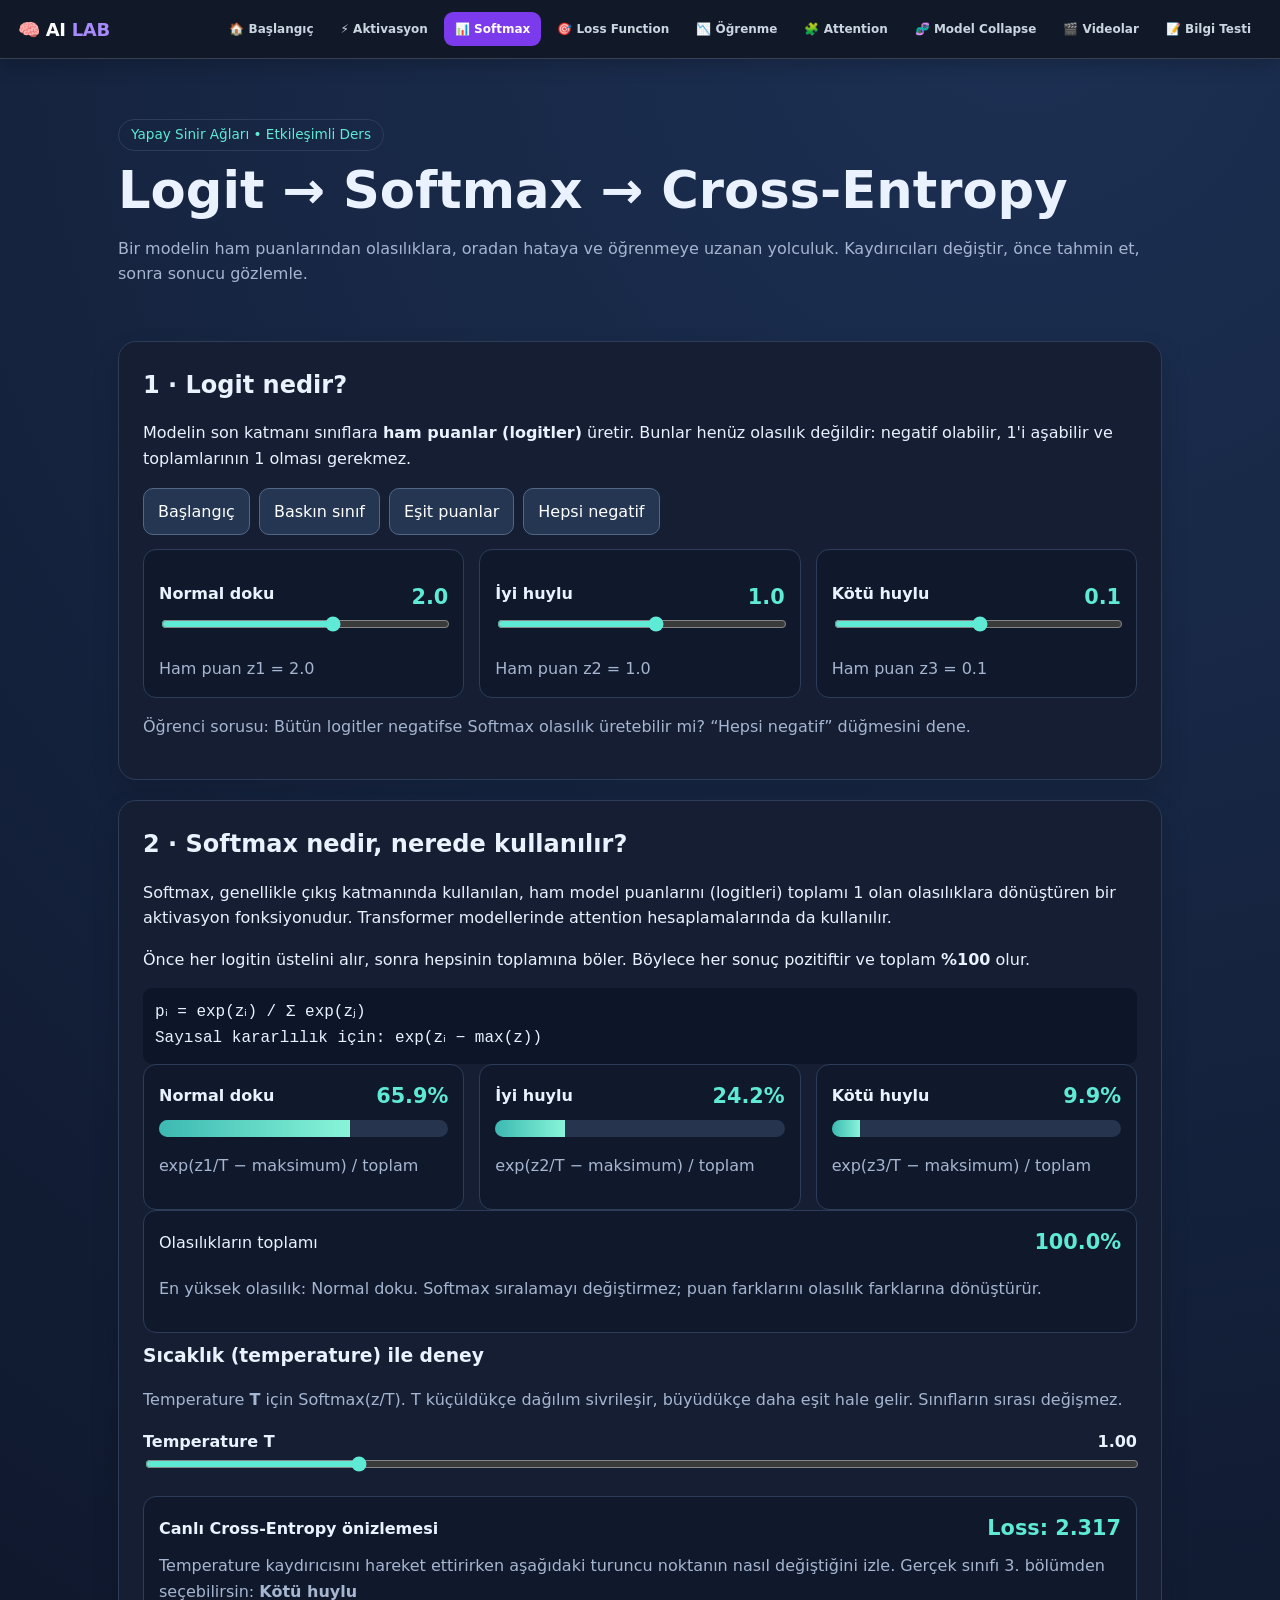
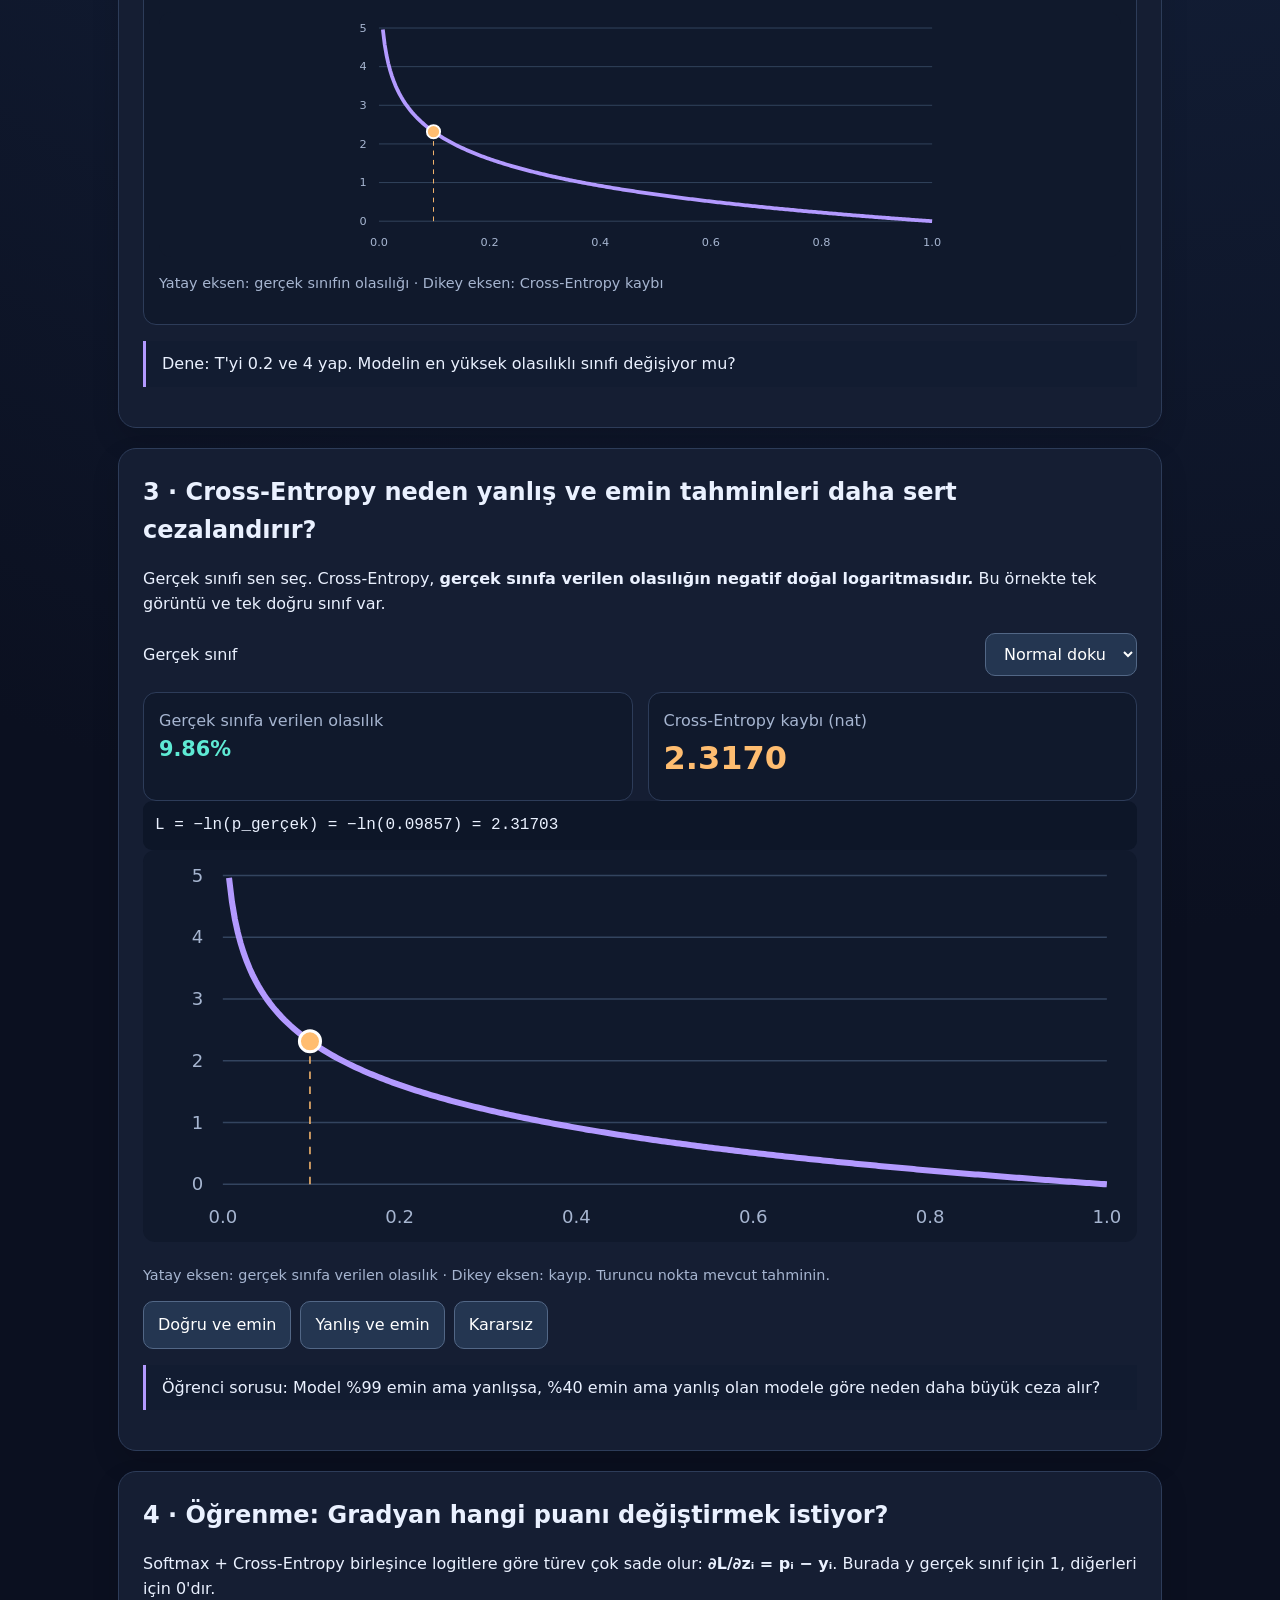
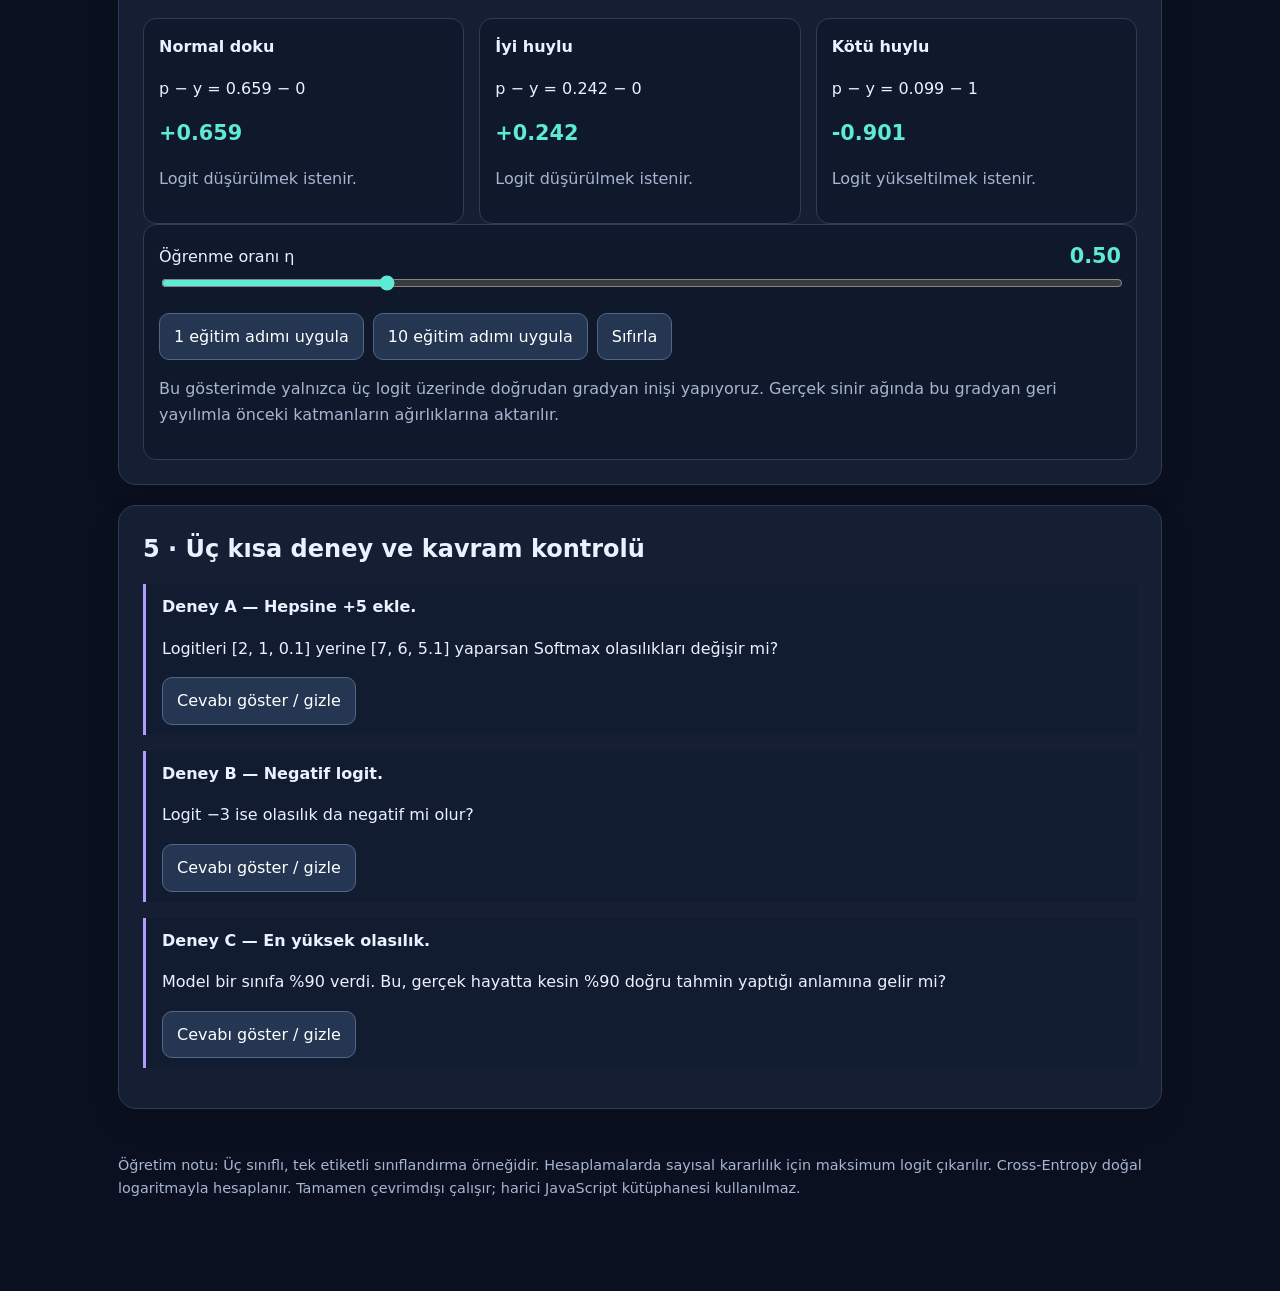
<file: softmax_crossentropy.html>
<!DOCTYPE html>

<html lang="tr">
<head>
<meta charset="utf-8"/>
<meta content="width=device-width,initial-scale=1" name="viewport"/>
<title>Logit → Softmax → Cross-Entropy | Etkileşimli Laboratuvar</title>
<style>
:root{color-scheme:dark;--bg:#0b1020;--panel:#151e33;--edge:#2d3c59;--ink:#eaf1ff;--muted:#a6b5d0;--cyan:#5eead4;--purple:#b39aff;--orange:#ffbd70}*{box-sizing:border-box}body{margin:0;background:radial-gradient(circle at 80% 0,#1c3053,var(--bg) 55%);font:16px/1.6 system-ui,-apple-system,'Segoe UI',sans-serif;color:var(--ink)}main{max-width:1080px;margin:auto;padding:32px 18px 90px}header{padding:28px 0 18px}h1{font-size:clamp(2rem,5vw,3.2rem);line-height:1.15;margin:10px 0}h2{margin:0 0 12px;font-size:1.5rem}h3{margin:8px 0}.sub,.hint{color:var(--muted)}.tag{display:inline-block;border:1px solid var(--edge);padding:4px 12px;border-radius:99px;color:var(--cyan);font-size:.85rem}.panel{background:var(--panel);border:1px solid var(--edge);border-radius:18px;padding:24px;margin:20px 0;box-shadow:0 12px 28px #0002}.grid{display:grid;grid-template-columns:repeat(auto-fit,minmax(240px,1fr));gap:15px}.mini{background:#10192c;border:1px solid var(--edge);border-radius:13px;padding:15px}.row{display:flex;justify-content:space-between;align-items:center;gap:14px;flex-wrap:wrap}.control{margin:16px 0}.control label{display:flex;justify-content:space-between;font-weight:600}.control input[type=range]{width:100%;accent-color:var(--cyan);cursor:pointer}.bar{height:17px;background:#27344e;border-radius:99px;overflow:hidden;margin-top:7px}.fill{height:100%;background:linear-gradient(90deg,#3cb9b2,#88f5d8);transition:width .2s}.number{font-variant-numeric:tabular-nums;font-size:1.3rem;color:var(--cyan);font-weight:750}button,select{background:#243651;border:1px solid #526786;color:white;padding:10px 14px;border-radius:10px;cursor:pointer;font:inherit}button:hover{background:#345073}button:focus-visible,select:focus-visible,input:focus-visible{outline:3px solid var(--cyan)}button.active{background:#147d78;border-color:var(--cyan)}.buttons{display:flex;gap:9px;flex-wrap:wrap;margin:14px 0}.formula{font-family:ui-monospace,monospace;background:#0d1628;padding:12px;border-radius:9px;overflow-x:auto;white-space:pre-wrap}.step{display:flex;align-items:center;gap:10px;flex-wrap:wrap}.pill{padding:9px 12px;border:1px solid var(--edge);border-radius:10px;background:#10192c}.arrow{color:var(--orange);font-size:1.4rem}.big{font-size:2rem;font-weight:800;color:var(--orange)}.chart{width:100%;height:auto;background:#10192c;border-radius:12px}.legend{color:var(--muted);font-size:.9rem}.question{border-left:3px solid var(--purple);padding:10px 16px;background:#121c31;margin:16px 0}.answer{display:none;padding:12px;background:#14342e;border-radius:10px}.answer.show{display:block}.ok{color:var(--cyan)}.warning{color:var(--orange)}.math{color:var(--purple)}footer{color:var(--muted);margin-top:45px;font-size:.9rem}@media(max-width:600px){.panel{padding:16px}.step{gap:6px}}
</style>
<link href="style.css" rel="stylesheet"/>
</head>
<body>
<nav aria-label="AI Lab ana navigasyon" class="ailab-nav">
<div class="ailab-nav-inner">
<a class="ailab-nav-brand" href="index.html">🧠 AI <span>LAB</span></a>
<button aria-controls="ailab-nav-links" aria-expanded="false" aria-label="Menüyü aç veya kapat" class="ailab-nav-toggle" type="button"><span aria-hidden="true" class="ailab-nav-toggle-icon">☰</span><span>Menü</span></button>
<div class="ailab-nav-links" id="ailab-nav-links"><a href="index.html">🏠 Başlangıç</a><a href="aktivasyon.html">⚡ Aktivasyon</a><a href="softmax_crossentropy.html">📊 Softmax</a><a href="model_collapse_loss_softmax.html">🎯 Loss Function</a><a href="gradient_descent_backpropagation.html">📉 Öğrenme</a><a href="attention_token_sampling.html">🧩 Attention</a><a href="model_collapse_entropi_perplexity.html">🧬 Model Collapse</a><a href="gallery.html">🎬 Videolar</a><a href="quiz.html">📝 Bilgi Testi</a></div>
</div>
</nav>
<main>
<header>
    <span class="tag">Yapay Sinir Ağları • Etkileşimli Ders</span><h1>Logit → Softmax → Cross-Entropy</h1><p class="sub">Bir modelin ham puanlarından olasılıklara, oradan hataya ve öğrenmeye uzanan yolculuk. Kaydırıcıları değiştir, önce tahmin et, sonra sonucu gözlemle.</p></header>
<section class="panel" id="part1"><h2>1 · Logit nedir?</h2><p>Modelin son katmanı sınıflara <strong>ham puanlar (logitler)</strong> üretir. Bunlar henüz olasılık değildir: negatif olabilir, 1'i aşabilir ve toplamlarının 1 olması gerekmez.</p><div class="buttons"><button onclick="preset([2,1,.1])">Başlangıç</button><button onclick="preset([4,1,-2])">Baskın sınıf</button><button onclick="preset([1,1,1])">Eşit puanlar</button><button onclick="preset([-2,-3,-4])">Hepsi negatif</button></div><div class="grid" id="logitControls"></div><p class="hint">Öğrenci sorusu: Bütün logitler negatifse Softmax olasılık üretebilir mi? “Hepsi negatif” düğmesini dene.</p></section>
<section class="panel" id="part2">
    <h2>2 · Softmax nedir, nerede kullanılır?</h2>
    <p>Softmax, genellikle çıkış katmanında kullanılan, ham model puanlarını (logitleri) toplamı 1 olan olasılıklara dönüştüren bir aktivasyon fonksiyonudur. Transformer modellerinde attention hesaplamalarında da kullanılır.</p>
    <p>Önce her logitin üstelini alır, sonra hepsinin toplamına böler. Böylece her sonuç pozitiftir ve toplam <strong>%100</strong> olur.</p><div class="formula">pᵢ = exp(zᵢ) / Σ exp(zⱼ)
Sayısal kararlılık için: exp(zᵢ − max(z))</div><div class="grid" id="probCards"></div><div class="mini"><div class="row"><span>Olasılıkların toplamı</span><strong class="number" id="sumProb">100%</strong></div><p class="hint" id="softmaxExplain"></p></div><h3>Sıcaklık (temperature) ile deney</h3><p class="hint">Temperature <strong>T</strong> için Softmax(z/T). T küçüldükçe dağılım sivrileşir, büyüdükçe daha eşit hale gelir. Sınıfların sırası değişmez.</p><div class="control"><label for="temp">Temperature T <output id="tempValue">1.00</output></label><input id="temp" max="4" min="0.2" step="0.05" type="range" value="1"/></div><div class="mini" style="margin-top:16px" aria-live="polite"><div class="row" style="flex-wrap:wrap;gap:8px"><strong>Canlı Cross-Entropy önizlemesi</strong><span class="number" id="liveLossValue"></span></div><p class="hint" style="margin:8px 0">Temperature kaydırıcısını hareket ettirirken aşağıdaki turuncu noktanın nasıl değiştiğini izle. Gerçek sınıfı 3. bölümden seçebilirsin: <strong id="liveTruthLabel"></strong></p><svg class="chart" id="liveLossChart" viewBox="0 0 660 260" role="img" aria-label="Temperature ile birlikte güncellenen Cross-Entropy grafiği" style="display:block;width:100%;max-height:245px"></svg><p class="legend">Yatay eksen: gerçek sınıfın olasılığı · Dikey eksen: Cross-Entropy kaybı</p></div><div class="question">Dene: T'yi 0.2 ve 4 yap. Modelin en yüksek olasılıklı sınıfı değişiyor mu?</div></section>
<section class="panel" id="part3"><h2>3 · Cross-Entropy neden yanlış ve emin tahminleri daha sert cezalandırır?</h2><p>Gerçek sınıfı sen seç. Cross-Entropy, <strong>gerçek sınıfa verilen olasılığın negatif doğal logaritmasıdır.</strong> Bu örnekte tek görüntü ve tek doğru sınıf var.</p><div class="row"><label for="truth">Gerçek sınıf</label><select id="truth"><option value="0">Normal doku</option><option value="1">İyi huylu</option><option value="2">Kötü huylu</option></select></div><div class="grid" style="margin-top:16px"><div class="mini"><div class="hint">Gerçek sınıfa verilen olasılık</div><div class="number" id="trueProb"></div></div><div class="mini"><div class="hint">Cross-Entropy kaybı (nat)</div><div class="big" id="lossValue"></div></div></div><div class="formula" id="lossCalc"></div><svg aria-label="Gerçek sınıfa verilen olasılığa karşı negatif logaritma kayıp grafiği" class="chart" id="lossChart" role="img" viewbox="0 0 660 260"></svg><p class="legend">Yatay eksen: gerçek sınıfa verilen olasılık · Dikey eksen: kayıp. Turuncu nokta mevcut tahminin.</p><div class="buttons"><button onclick="preset([4,0,0]);setTruth(0)">Doğru ve emin</button><button onclick="preset([4,0,0]);setTruth(2)">Yanlış ve emin</button><button onclick="preset([0,0,0]);setTruth(2)">Kararsız</button></div><div class="question">Öğrenci sorusu: Model %99 emin ama yanlışsa, %40 emin ama yanlış olan modele göre neden daha büyük ceza alır?</div></section>
<section class="panel" id="part4"><h2>4 · Öğrenme: Gradyan hangi puanı değiştirmek istiyor?</h2><p>Softmax + Cross-Entropy birleşince logitlere göre türev çok sade olur: <strong>∂L/∂zᵢ = pᵢ − yᵢ</strong>. Burada y gerçek sınıf için 1, diğerleri için 0'dır.</p><div class="grid" id="gradientCards"></div><div class="mini"><div class="row"><span>Öğrenme oranı η</span><output class="number" id="lrValue">0.50</output></div><input id="lr" max="2" min="0.05" step="0.05" style="width:100%;accent-color:var(--cyan)" type="range" value="0.5"/><div class="buttons"><button onclick="trainStep()">1 eğitim adımı uygula</button><button onclick="trainMany(10)">10 eğitim adımı uygula</button><button onclick="preset([2,1,.1])">Sıfırla</button></div><p class="hint">Bu gösterimde yalnızca üç logit üzerinde doğrudan gradyan inişi yapıyoruz. Gerçek sinir ağında bu gradyan geri yayılımla önceki katmanların ağırlıklarına aktarılır.</p><div aria-live="polite" class="ok" id="trainInfo"></div></div></section>
<section class="panel" id="part5"><h2>5 · Üç kısa deney ve kavram kontrolü</h2><div class="question"><strong>Deney A — Hepsine +5 ekle.</strong><p>Logitleri [2, 1, 0.1] yerine [7, 6, 5.1] yaparsan Softmax olasılıkları değişir mi?</p><button onclick="toggleAnswer('a')">Cevabı göster / gizle</button><div class="answer" id="a">Değişmez. Softmax, bütün logitlere aynı sabit eklendiğinde aynı dağılımı verir. Önemli olan logitler arasındaki farklardır.</div></div><div class="question"><strong>Deney B — Negatif logit.</strong><p>Logit −3 ise olasılık da negatif mi olur?</p><button onclick="toggleAnswer('b')">Cevabı göster / gizle</button><div class="answer" id="b">Hayır. exp(−3) pozitiftir. Softmax çıktıları her zaman pozitiftir ve toplamları 1'dir.</div></div><div class="question"><strong>Deney C — En yüksek olasılık.</strong><p>Model bir sınıfa %90 verdi. Bu, gerçek hayatta kesin %90 doğru tahmin yaptığı anlamına gelir mi?</p><button onclick="toggleAnswer('c')">Cevabı göster / gizle</button><div class="answer" id="c">Hayır. Softmax bir dağılım üretir; bunun gerçek doğrulukla uyumu (kalibrasyon) ayrıca ölçülmelidir.</div></div></section>
<footer>Öğretim notu: Üç sınıflı, tek etiketli sınıflandırma örneğidir. Hesaplamalarda sayısal kararlılık için maksimum logit çıkarılır. Cross-Entropy doğal logaritmayla hesaplanır. Tamamen çevrimdışı çalışır; harici JavaScript kütüphanesi kullanılmaz.</footer>
</main>
<script>
'use strict';
const labels=['Normal doku','İyi huylu','Kötü huylu'];
let logits=[2,1,.1],truth=2,temperature=1,lr=.5,steps=0;
const $=id=>document.getElementById(id);
const fmt=(x,n=3)=>Number(x).toFixed(n);
function softmax(z,t=1){const scaled=z.map(v=>v/t);const m=Math.max(...scaled);const exp=scaled.map(v=>Math.exp(v-m));const sum=exp.reduce((a,b)=>a+b,0);return exp.map(v=>v/sum)}
function setTruth(i){truth=i;$('truth').value=String(i);render()}
function preset(values){logits=values.slice();steps=0;$('trainInfo').textContent='';render()}
function drawLoss(p){const svg=$('lossChart');const w=660,h=260,left=53,right=20,top=17,bottom=38,plotW=w-left-right,plotH=h-top-bottom;const xmax=1,ymax=5;const xx=x=>left+x*plotW, yy=y=>top+(ymax-y)/ymax*plotH;let s='';for(let k=0;k<=5;k++){const y=yy(k);s+=`<line x1="${left}" y1="${y}" x2="${w-right}" y2="${y}" stroke="#33445f"/><text x="${left-13}" y="${y+4}" fill="#a6b5d0" font-size="12" text-anchor="end">${k}</text>`}for(let k=0;k<=5;k++){const x=k/5;s+=`<text x="${xx(x)}" y="${h-12}" fill="#a6b5d0" font-size="12" text-anchor="middle">${fmt(x,1)}</text>`}let d='';for(let i=0;i<=300;i++){const x=.007+i*(.993/300);d+=(i?'L':'M')+fmt(xx(x),2)+' '+fmt(yy(Math.min(ymax,-Math.log(x))),2)+' '}const cy=yy(Math.min(ymax,-Math.log(p)));s+=`<path d="${d}" fill="none" stroke="#b39aff" stroke-width="4"/><line x1="${xx(p)}" y1="${cy}" x2="${xx(p)}" y2="${yy(0)}" stroke="#ffbd70" stroke-dasharray="5 5"/><circle cx="${xx(p)}" cy="${cy}" r="7" fill="#ffbd70" stroke="#fff" stroke-width="2"/>`;svg.innerHTML=s;const preview=document.getElementById('liveLossChart');if(preview)preview.innerHTML=s}
function render(){const p=softmax(logits,temperature);const loss=-Math.log(Math.max(p[truth],Number.MIN_VALUE));$('liveLossValue').textContent='Loss: '+fmt(loss,3);$('liveTruthLabel').textContent=labels[truth];$('tempValue').textContent=fmt(temperature,2);$('lrValue').textContent=fmt(lr,2);$('logitControls').innerHTML=labels.map((name,i)=>`<div class="mini"><div class="control"><label for="z${i}">${name} <output class="number">${fmt(logits[i],1)}</output></label><input type="range" id="z${i}" min="-10" max="10" step="0.1" value="${logits[i]}"></div><div class="hint">Ham puan z${i+1} = ${fmt(logits[i],1)}</div></div>`).join('');for(let i=0;i<3;i++){$('z'+i).addEventListener('input',e=>{logits[i]=Number(e.target.value);render()})}$('probCards').innerHTML=labels.map((name,i)=>`<div class="mini"><div class="row"><strong>${name}</strong><span class="number">${fmt(p[i]*100,1)}%</span></div><div class="bar"><div class="fill" style="width:${p[i]*100}%"></div></div><p class="hint">exp(z${i+1}/T − maksimum) / toplam</p></div>`).join('');$('sumProb').textContent=fmt(p.reduce((a,b)=>a+b,0)*100,1)+'%';$('softmaxExplain').textContent='En yüksek olasılık: '+labels[p.indexOf(Math.max(...p))]+'. Softmax sıralamayı değiştirmez; puan farklarını olasılık farklarına dönüştürür.';$('trueProb').textContent=fmt(p[truth]*100,2)+'%';$('lossValue').textContent=fmt(loss,4);$('lossCalc').textContent='L = −ln(p_gerçek) = −ln('+fmt(p[truth],5)+') = '+fmt(loss,5);drawLoss(p[truth]);$('gradientCards').innerHTML=labels.map((name,i)=>{const g=p[i]-(i===truth?1:0);return `<div class="mini"><strong>${name}</strong><p>p − y = ${fmt(p[i],3)} − ${i===truth?1:0}</p><div class="number">${g>=0?'+':''}${fmt(g,3)}</div><p class="hint">${g<0?'Logit yükseltilmek istenir.':'Logit düşürülmek istenir.'}</p></div>`}).join('')}
function trainStep(){const p=softmax(logits,temperature);logits=logits.map((z,i)=>z-lr*(p[i]-(i===truth?1:0))/temperature);steps++;render();$('trainInfo').textContent=steps+' eğitim adımı uygulandı. Gerçek sınıfın olasılığına ve kayba bak.'}
function trainMany(n){for(let i=0;i<n;i++){const p=softmax(logits,temperature);logits=logits.map((z,j)=>z-lr*(p[j]-(j===truth?1:0))/temperature);steps++}render();$('trainInfo').textContent=steps+' eğitim adımı uygulandı.'}
function toggleAnswer(id){$(id).classList.toggle('show')}
$('truth').addEventListener('change',e=>{truth=Number(e.target.value);render()});$('temp').addEventListener('input',e=>{temperature=Number(e.target.value);render()});$('lr').addEventListener('input',e=>{lr=Number(e.target.value);$('lrValue').textContent=fmt(lr,2)});render();
</script>
<script src="nav.js"></script>
</body>
</html>
</file>
<file: style.css>
/* AI LAB ortak navigasyon: yalnızca ailab-nav sınıfları etkilenir */
.ailab-nav, .ailab-nav * { box-sizing: border-box; }
.ailab-nav {
  position: sticky; top: 0; z-index: 99999; width: 100%;
  margin: 0; padding: 0; background: #111827; color: #f9fafb;
  border: 0; border-bottom: 1px solid #374151;
  box-shadow: 0 5px 20px rgba(0,0,0,.22);
  font-family: system-ui, -apple-system, "Segoe UI", sans-serif;
  font-size: 14px; line-height: 1.4;
}
.ailab-nav .ailab-nav-inner {
  max-width: 1480px; width: 100%; margin: 0 auto; padding: 12px 18px;
  display: flex; align-items: center; gap: 14px; min-width: 0;
}
.ailab-nav .ailab-nav-brand {
  flex: 0 0 auto; display: inline-block; padding: 0; margin: 0;
  color: #fff; font-size: 18px; font-weight: 800;
  text-decoration: none; white-space: nowrap; letter-spacing: -.3px;
}
.ailab-nav .ailab-nav-brand span { color: #a78bfa; }
.ailab-nav .ailab-nav-links {
  display: flex; flex: 1 1 auto; align-items: center; justify-content: flex-end;
  flex-wrap: wrap; gap: 5px; min-width: 0; margin: 0; padding: 0;
}
.ailab-nav .ailab-nav-links a {
  display: inline-flex; flex: 0 0 auto; align-items: center; justify-content: center;
  padding: 9px 11px; margin: 0; border: 0; border-radius: 9px;
  color: #cbd5e1; background: transparent; text-decoration: none;
  font: 600 12px/1.35 system-ui, -apple-system, sans-serif;
  white-space: nowrap; transition: background .18s, color .18s;
}
.ailab-nav .ailab-nav-links a:hover { background: #374151; color: #fff; }
.ailab-nav .ailab-nav-links a.ailab-nav-active,
.ailab-nav .ailab-nav-links a[aria-current="page"] { background: #7c3aed; color: #fff; }
.ailab-nav .ailab-nav-toggle { display: none; }
.ailab-nav a:focus-visible, .ailab-nav button:focus-visible { outline: 2px solid #c4b5fd; outline-offset: 3px; }
@media (max-width: 900px) {
  .ailab-nav .ailab-nav-inner { flex-wrap: wrap; justify-content: space-between; padding: 10px 14px; gap: 0; }
  .ailab-nav .ailab-nav-brand { font-size: 17px; }
  .ailab-nav .ailab-nav-toggle {
    display: inline-flex; align-items: center; justify-content: center; gap: 9px;
    width: auto; min-height: 40px; padding: 8px 12px; margin: 0;
    background: #25334c; border: 1px solid #475569; border-radius: 9px;
    color: #fff; font: 700 13px/1.2 system-ui, sans-serif; cursor: pointer;
  }
  .ailab-nav .ailab-nav-toggle-icon { font-size: 19px; line-height: 1; }
  .ailab-nav .ailab-nav-links {
    display: none; flex: 0 0 100%; width: 100%;
    margin: 11px 0 0; padding: 10px 0 2px;
    border-top: 1px solid #334155;
    grid-template-columns: repeat(2, minmax(0, 1fr)); gap: 7px;
    max-height: min(65vh, 390px); overflow-y: auto;
  }
  .ailab-nav.ailab-nav-open .ailab-nav-links { display: grid; }
  .ailab-nav .ailab-nav-links a {
    min-width: 0; width: 100%; white-space: normal; text-align: center;
    padding: 11px 8px; min-height: 43px;
    background: #1f2937; border: 1px solid #334155;
    font-size: 12px;
  }
  .ailab-nav .ailab-nav-links a.ailab-nav-active { background: #7c3aed; border-color: #8b5cf6; }
}
@media (max-width: 370px) {
  .ailab-nav .ailab-nav-links { grid-template-columns: minmax(0, 1fr); }
}
@media (prefers-reduced-motion: reduce) {
  .ailab-nav .ailab-nav-links a { transition: none; }
}
</file>
